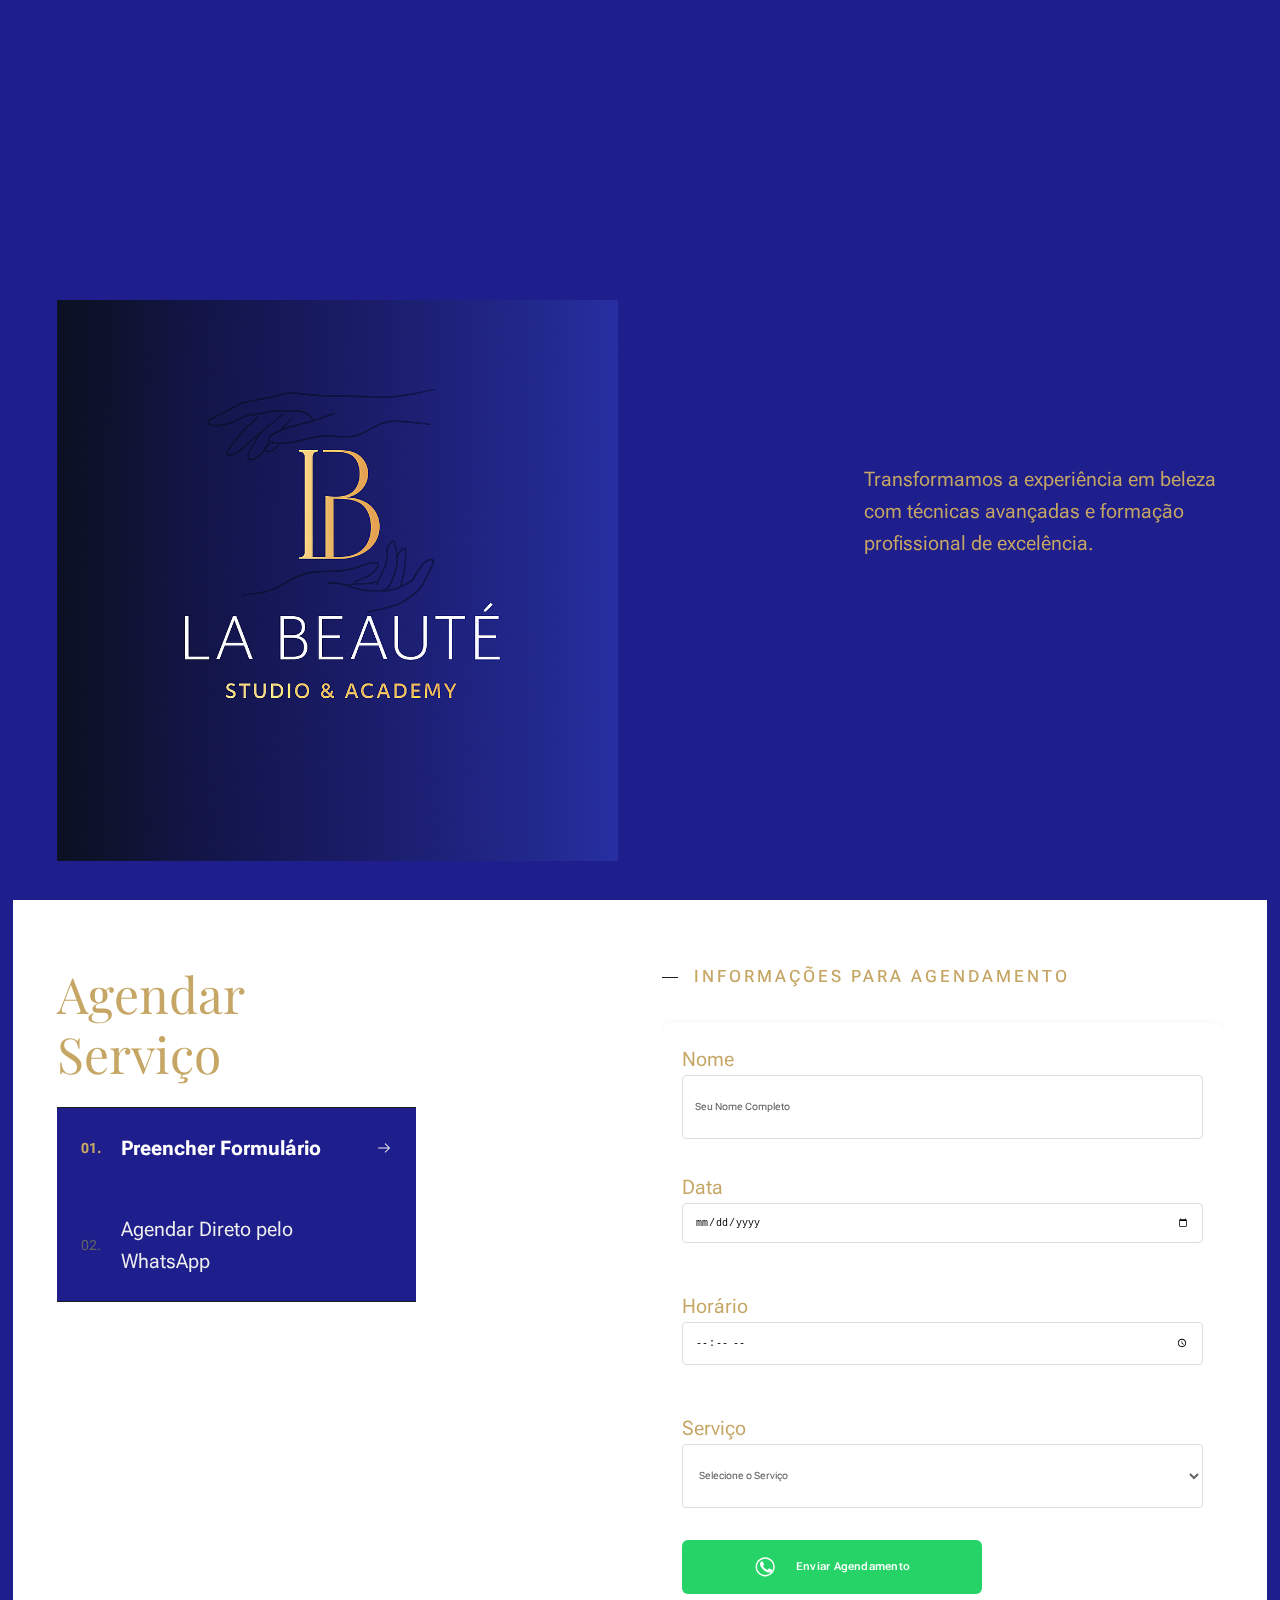
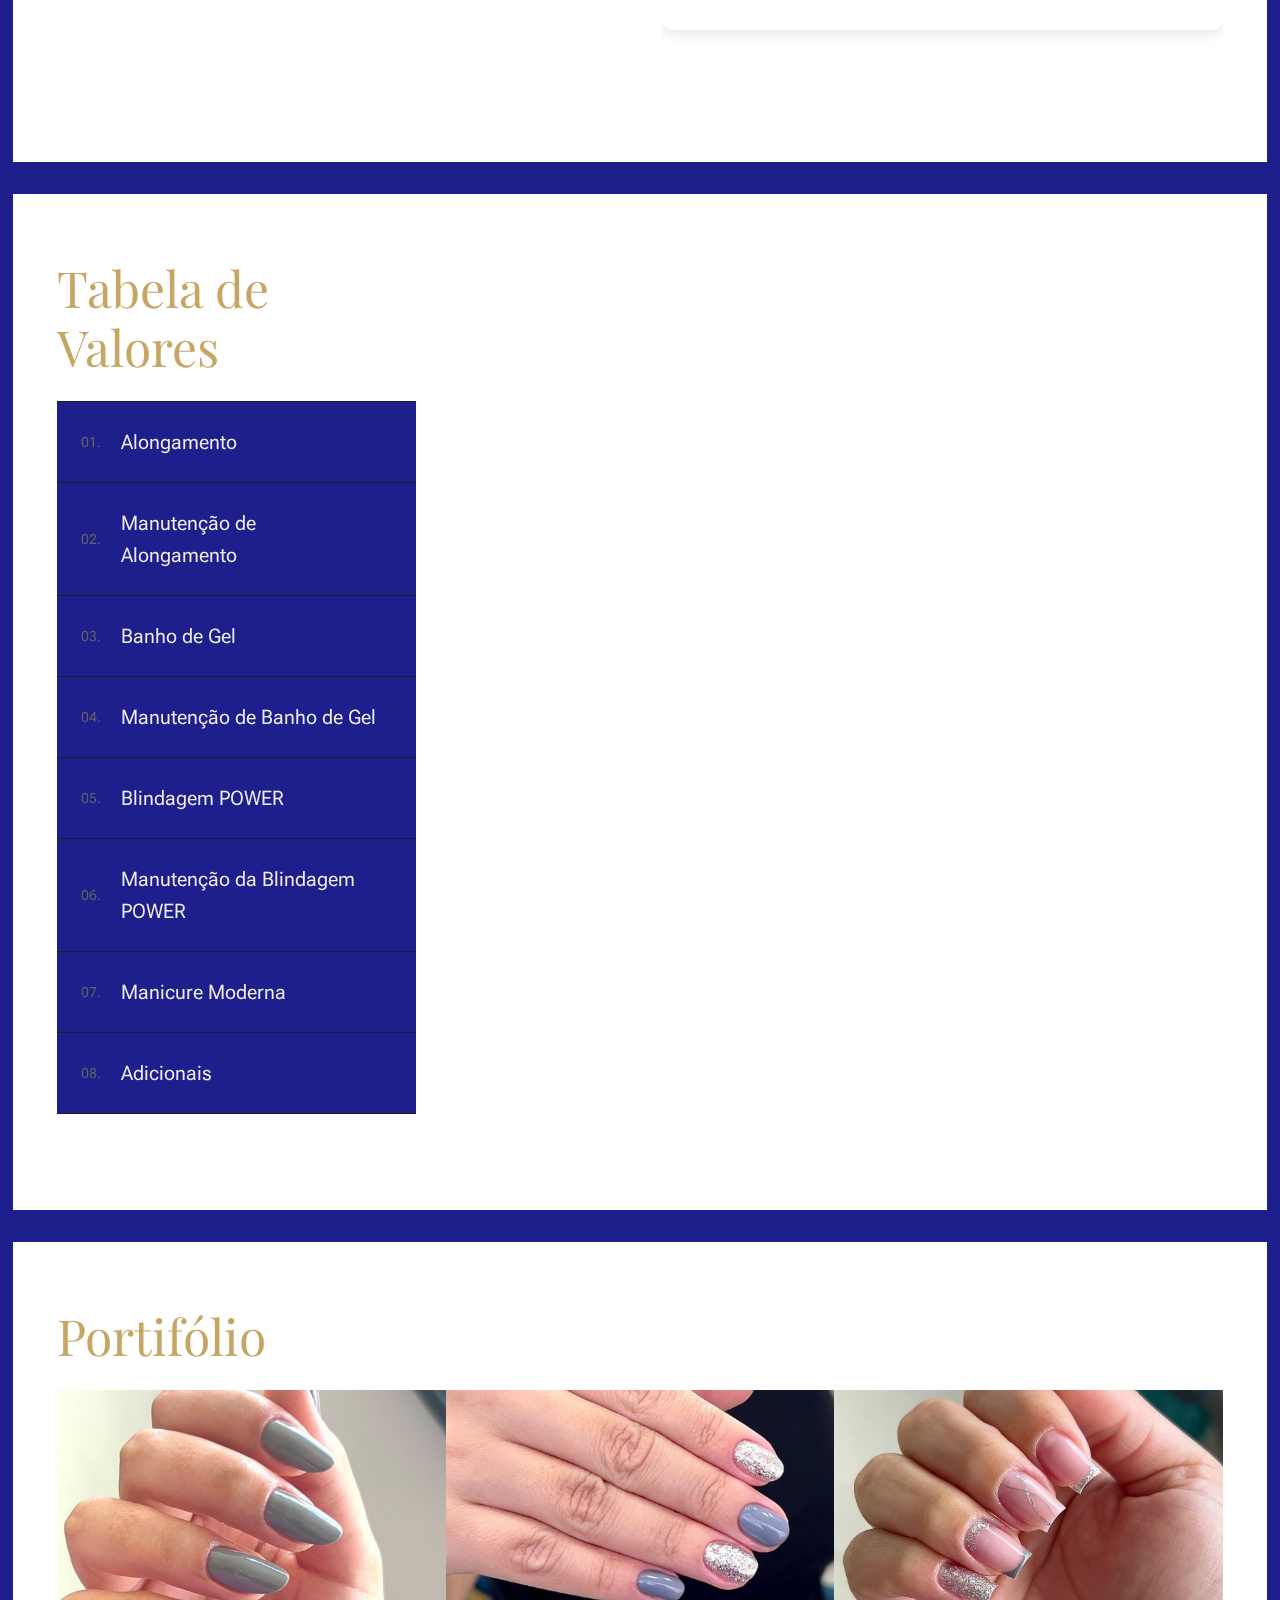
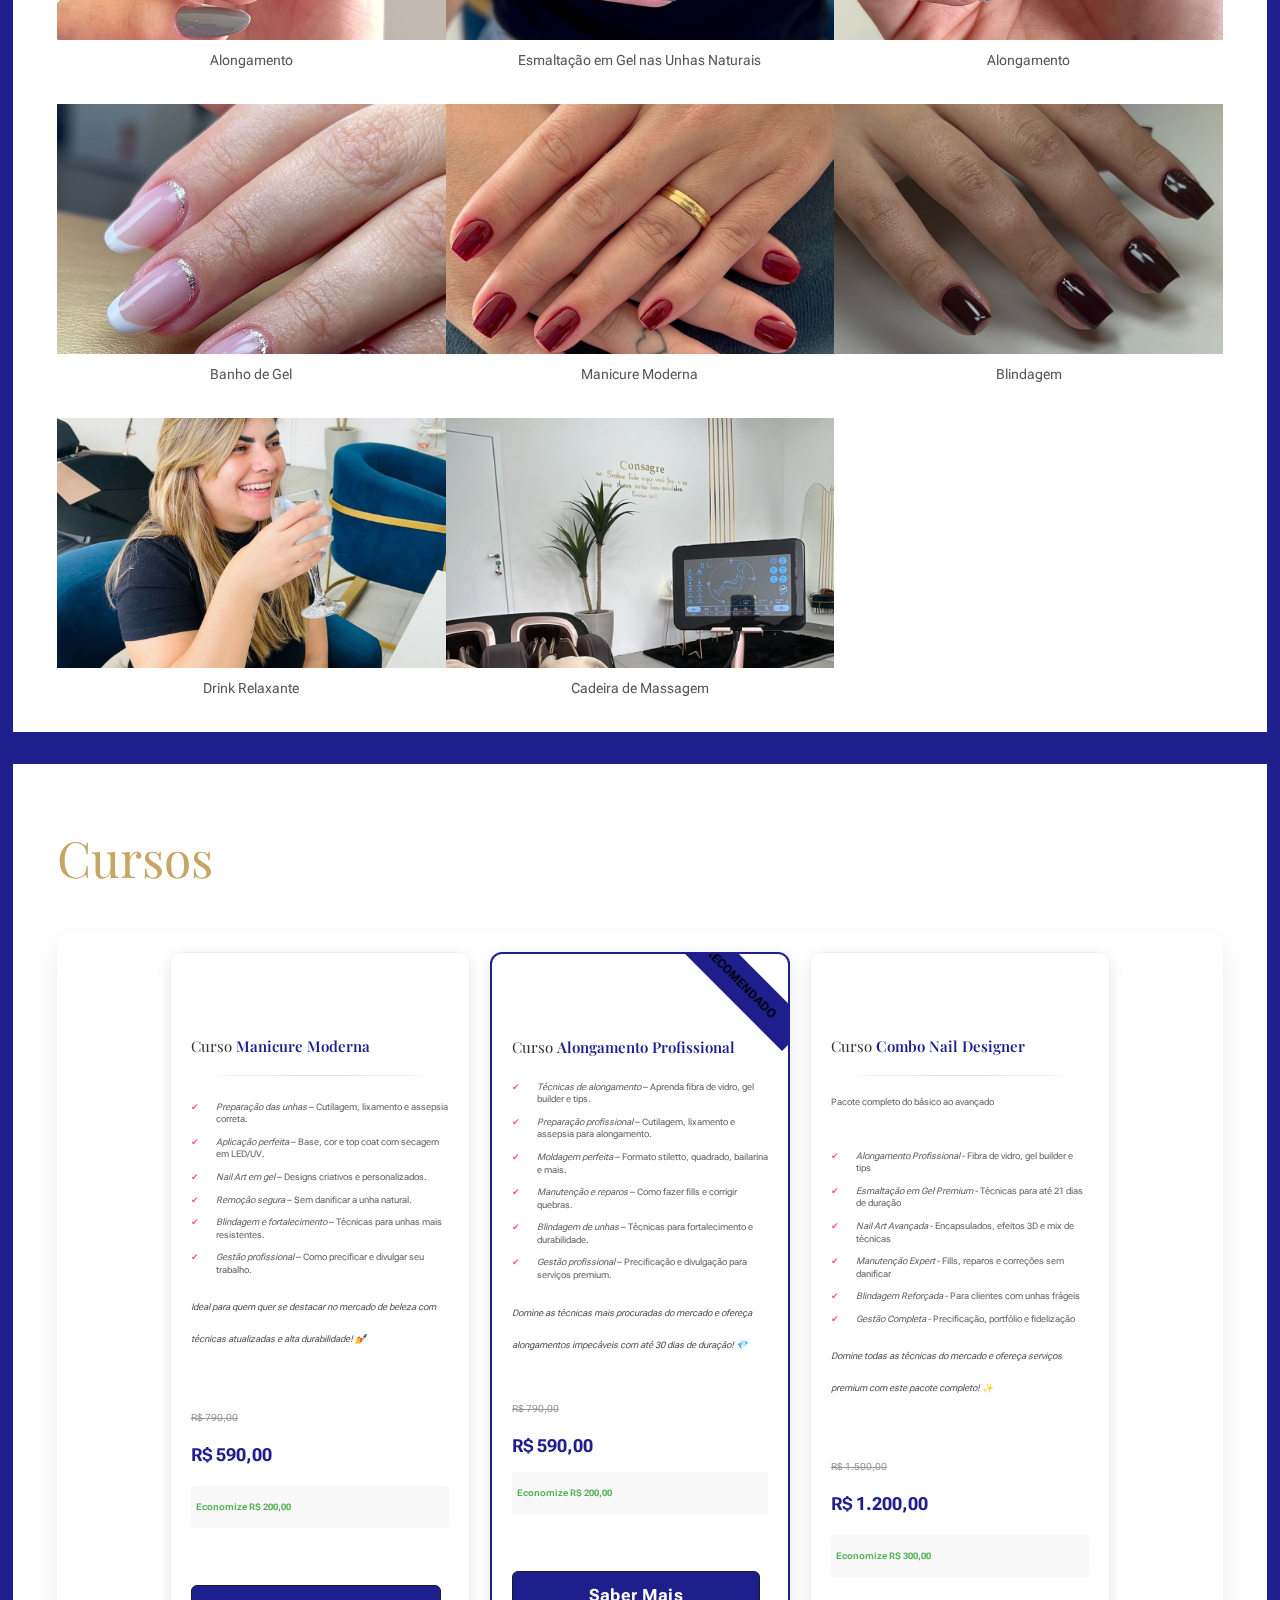
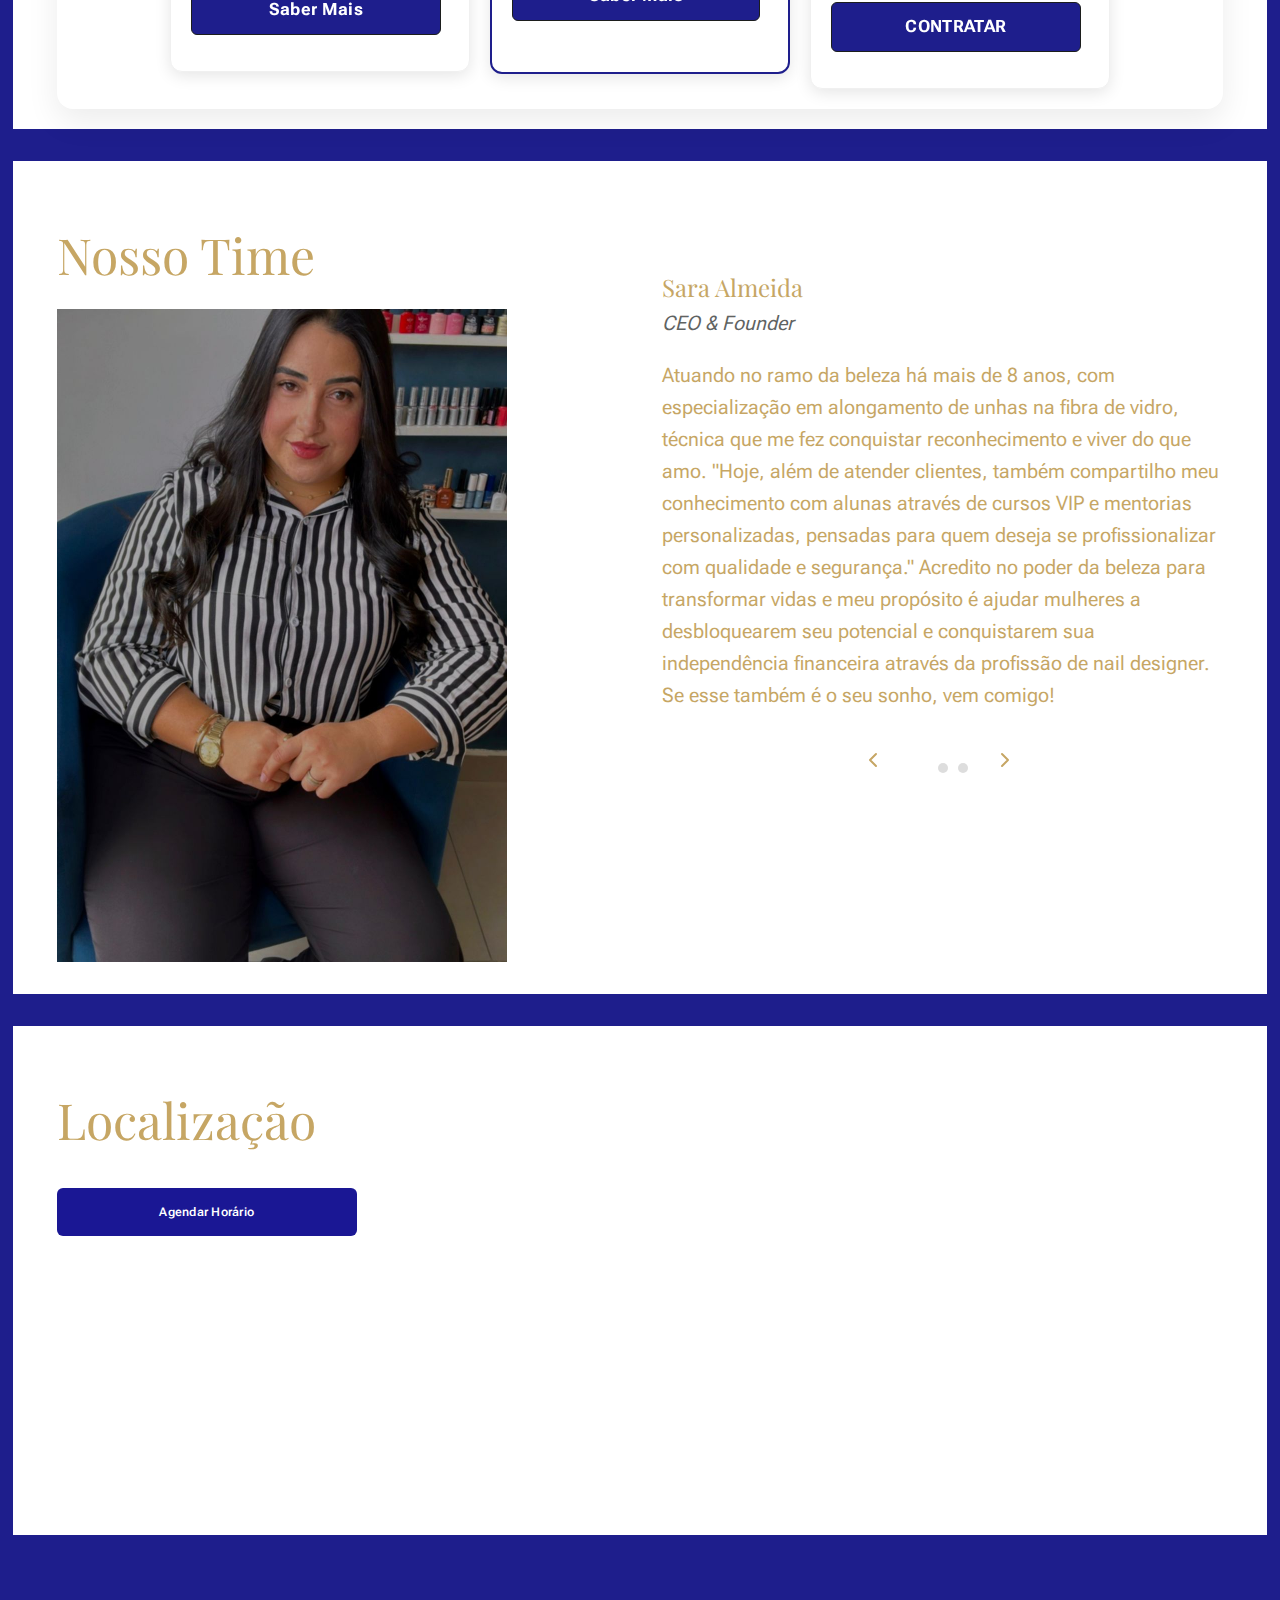
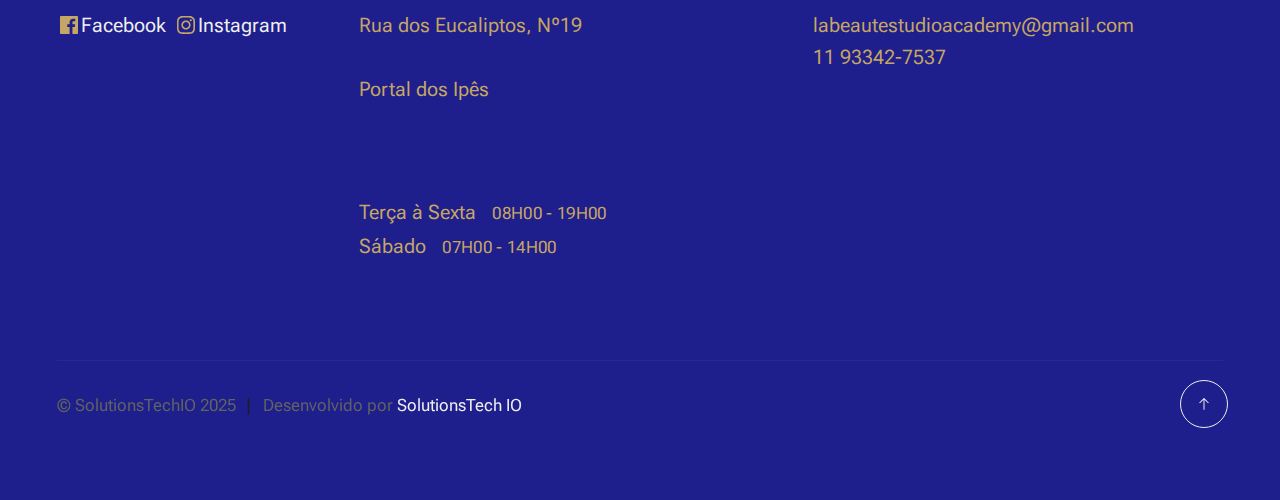
<file: index.html>
<!DOCTYPE html>
<html lang="en" class="no-js">

<head>

    <!--- basic page needs
    ================================================== -->
    <meta charset="utf-8">
    <meta name="viewport" content="width=device-width, initial-scale=1">
    <title>La Beauté Studio & Academy</title>

    <script>
        document.documentElement.classList.remove('no-js');
        document.documentElement.classList.add('js');
    </script>

    <!-- CSS
    ================================================== -->
    <link rel="stylesheet" href="css/vendor.css">
    <link rel="stylesheet" href="css/styles.css">

    <!-- favicons
    ================================================== -->
    <link rel="apple-touch-icon" sizes="180x180" href="apple-touch-icon.png">
    <link rel="icon" type="image/png" sizes="32x32" href="images/favicon-32x32.png">
    <link rel="icon" type="image/png" sizes="16x16" href="images/favicon-16x16.png">
    <link rel="icon" type="image/png" sizes="16x16" href="android-chrome-192x192.png">
    <link rel="icon" type="image/png" sizes="16x16" href="android-chrome-512x2.png">


    <link rel="manifest" href="site.webmanifest">

</head>


<body id="top">

    <!-- preloader
    ================================================== -->
    <div id="preloader">
        <div id="loader" class="dots-fade">
            <div></div>
            <div></div>
            <div></div>
        </div>
    </div>

    <!-- page wrap
    ================================================== -->
    <div id="page" class="s-pagewrap ss-home">


        <!-- # site header 
        ================================================== -->
        <header class="s-header">

            <div class="container s-header__content">

                <div class="s-header__block">
                    <div class="header-logo">
                        <a class="logo" href="index.html">
                            <img src="images/logo.png" alt="Homepage">
                        </a>
                    </div>
                    <a class="header-menu-toggle" href="#0"><span>Menu</span></a>
                </div> <!-- end s-header__block -->

                <nav class="header-nav">
                    <ul class="header-nav__links">
                        <li class="current"><a class="smoothscroll" href="#intro">Início</a></li>
                        <li><a class="smoothscroll" href="#agendar">Agendar</a></li>
                        <li><a class="smoothscroll" href="#menu">Serviços</a></li>
                        <li><a class="smoothscroll" href="#gallery">Portifólio</a></li>
                        <li><a class="smoothscroll" href="#cursos">Cursos</a></li>
                        <li><a class="smoothscroll" href="#about">Sobre Nós</a></li>
                        <li><a class="smoothscroll" href="#localização">Contato</a></li>

                    </ul> <!-- end header-nav__links -->


                </nav> <!-- end header-nav -->

            </div> <!-- end s-header__content -->

        </header> <!-- end s-header -->


        <!-- # intro
        ================================================== -->
        <section id="intro" class="container s-intro target-section">

            <div class="grid-block s-intro__content">

                <div class="intro-header">
                    <div class="intro-header__overline">Bem vinda à</div><br>
                    <figure class="about-pic-secundary">
                        <img src="images/team3.jpeg" srcset="images/logo2.png 1x, images/logo2.png 2x"
                            alt="Juliana Costa">
                    </figure>
                    <h1 class="intro-header__big-type">
                    </h1>
                </div> <!-- end intro-header -->
                <div class="intro-block-content">
                    <div class="intro-block-content__text-wrap">
                        Transformamos a experiência em beleza com técnicas avançadas e formação profissional de
                        excelência.
                        </p>
                    </div> <!-- end intro-block-content__social -->
                </div> <!-- end intro-block-content -->
            </div> <!-- grid-block -->

        </section> <!-- end s-intro -->


        <!-- # about
        ================================================== -->
        <!-- # about
================================================== -->

        <section id="agendar" class="container s-menu target-section">

            <div class="row s-menu__content">

                <div class="column xl-4 lg-5 md-12 s-menu__content-start">

                    <div class="" data-num="">
                        <h2 class="text-display-title">Agendar Serviço</h2>
                    </div>

                    <nav class="tab-nav">
                        <ul class="tab-nav__list">
                            <li class="active">
                                <a href="#tab-agendamento">
                                    <span>Preencher Formulário</span>
                                    <svg clip-rule="evenodd" fill-rule="evenodd" stroke-linejoin="round"
                                        stroke-miterlimit="2" viewBox="0 0 24 24" xmlns="http://www.w3.org/2000/svg">
                                        <path
                                            d="m14.523 18.787s4.501-4.505 6.255-6.26c.146-.146.219-.338.219-.53s-.073-.383-.219-.53c-1.753-1.754-6.255-6.258-6.255-6.258-.144-.145-.334-.217-.524-.217-.193 0-.385.074-.532.221-.293.292-.295.766-.004 1.056l4.978 4.978h-14.692c-.414 0-.75.336-.75.75s.336.75.75.75h14.692l-4.979 4.979c-.289.289-.286.762.006 1.054.148.148.341.222.533.222.19 0 .378-.072.522-.215z"
                                            fill-rule="nonzero" />
                                    </svg>
                                </a>
                            </li>
                            <li>
                                <a href="#tab-whatsapp">
                                    <span>Agendar Direto pelo WhatsApp</span>
                                    <svg clip-rule="evenodd" fill-rule="evenodd" stroke-linejoin="round"
                                        stroke-miterlimit="2" viewBox="0 0 24 24" xmlns="http://www.w3.org/2000/svg">
                                        <path
                                            d="m14.523 18.787s4.501-4.505 6.255-6.26c.146-.146.219-.338.219-.53s-.073-.383-.219-.53c-1.753-1.754-6.255-6.258-6.255-6.258-.144-.145-.334-.217-.524-.217-.193 0-.385.074-.532.221-.293.292-.295.766-.004 1.056l4.978 4.978h-14.692c-.414 0-.75.336-.75.75s.336.75.75.75h14.692l-4.979 4.979c-.289.289-.286.762.006 1.054.148.148.341.222.533.222.19 0 .378-.072.522-.215z"
                                            fill-rule="nonzero" />
                                    </svg>
                                </a>
                            </li>
                        </ul>
                    </nav> <!-- end tab-nav -->

                </div> <!-- end s-menu__content-start -->

                <div class="column xl-6 lg-6 md-12 s-menu__content-end">

                    <div class="tab-content menu-block">

                        <div id="tab-agendamento" class="menu-block__group tab-content__item active">

                            <h6 class="menu-block__cat-name">
                                Informações para Agendamento
                            </h6>

                            <form id="schedule-form" class="schedule-form">
                                <div class="form-group">
                                    Nome
                                    <input type="text" id="client-name" name="name" placeholder="Seu Nome Completo"
                                        required>
                                </div>
                                <div class="form-group">
                                    Data
                                    <input type="date" id="preferred-date" name="date" required>
                                </div>

                                <div class="form-group">
                                    Horário
                                    <input type="time" id="preferred-time" name="time" required>
                                </div>

                                <div class="form-group">
                                    Serviço
                                    <select id="service-type" name="service" required>
                                        <option value="" disabled selected>Selecione o Serviço</option>
                                        <option value="Alongamento">Alongamento</option>
                                        <option value="Manutenção de Alongamento">Manutenção de Alongamento</option>
                                        <option value="Banho de Gel">Banho de Gel</option>
                                        <option value="Manutenção de Banho de Gel">Manutenção de Banho de Gel</option>
                                        <option value="Blindagem">Blindagem</option>
                                        <option value="Manutenção da Blindagem">Manutenção da Blindagem</option>
                                        <option value="Esmaltação em Gel">Esmaltação em Gel</option>
                                        <option value="Outros Serviços">Outros Serviços</option>
                                    </select>
                                </div>

                                <button type="button" id="whatsapp-submit" class="btn btn--primary">
                                    <svg width="24" height="24" viewBox="0 0 24 24"
                                        style="margin-right: 10px; vertical-align: middle;">
                                        <path fill="currentColor"
                                            d="M17.472 14.382c-.297-.149-1.758-.867-2.03-.967-.273-.099-.471-.148-.67.15-.197.297-.767.966-.94 1.164-.173.199-.347.223-.644.075-.297-.15-1.255-.463-2.39-1.475-.883-.788-1.48-1.761-1.653-2.059-.173-.297-.018-.458.13-.606.134-.133.298-.347.446-.52.149-.174.198-.298.298-.497.099-.198.05-.371-.025-.52-.075-.149-.669-1.612-.916-2.207-.242-.579-.487-.5-.669-.51-.173-.008-.371-.01-.57-.01-.198 0-.52.074-.792.372-.272.297-1.04 1.016-1.04 2.479 0 1.462 1.065 2.875 1.213 3.074.149.198 2.096 3.2 5.077 4.487.709.306 1.262.489 1.694.625.712.227 1.36.195 1.871.118.571-.085 1.758-.719 2.006-1.413.248-.694.248-1.289.173-1.413-.074-.124-.272-.198-.57-.347m-6.29-12.21c-5.297 0-9.588 4.312-9.588 9.624 0 5.313 4.291 9.625 9.588 9.625 5.296 0 9.587-4.312 9.587-9.625 0-5.312-4.291-9.624-9.587-9.624zm0 17.77c-4.491 0-8.133-3.656-8.133-8.146 0-4.492 3.642-8.147 8.133-8.147 4.49 0 8.132 3.655 8.132 8.147 0 4.49-3.642 8.145-8.132 8.145z" />
                                    </svg>
                                    Enviar Agendamento
                                </button>
                            </form>

                        </div> <!-- end tab-content__item -->

                        <div id="tab-whatsapp" class="menu-block__group tab-content__item">

                            <h6 class="menu-block__cat-name">
                                Agendamento Direto
                            </h6>

                            <div class="whatsapp-direct">
                                <p>Clique no botão abaixo para conversar diretamente pelo WhatsApp e agendar seu
                                    horário:</p>

                                <a href="https://api.whatsapp.com/message/7FA5BSNMQNOEB1?autoload=1&app_absent=0"
                                    class="btn btn--whatsapp" target="_blank">
                                    <svg width="24" height="24" viewBox="0 0 24 24"
                                        style="margin-right: 10px; vertical-align: middle;">
                                        <path fill="currentColor"
                                            d="M17.472 14.382c-.297-.149-1.758-.867-2.03-.967-.273-.099-.471-.148-.67.15-.197.297-.767.966-.94 1.164-.173.199-.347.223-.644.075-.297-.15-1.255-.463-2.39-1.475-.883-.788-1.48-1.761-1.653-2.059-.173-.297-.018-.458.13-.606.134-.133.298-.347.446-.52.149-.174.198-.298.298-.497.099-.198.05-.371-.025-.52-.075-.149-.669-1.612-.916-2.207-.242-.579-.487-.5-.669-.51-.173-.008-.371-.01-.57-.01-.198 0-.52.074-.792.372-.272.297-1.04 1.016-1.04 2.479 0 1.462 1.065 2.875 1.213 3.074.149.198 2.096 3.2 5.077 4.487.709.306 1.262.489 1.694.625.712.227 1.36.195 1.871.118.571-.085 1.758-.719 2.006-1.413.248-.694.248-1.289.173-1.413-.074-.124-.272-.198-.57-.347m-6.29-12.21c-5.297 0-9.588 4.312-9.588 9.624 0 5.313 4.291 9.625 9.588 9.625 5.296 0 9.587-4.312 9.587-9.625 0-5.312-4.291-9.624-9.587-9.624zm0 17.77c-4.491 0-8.133-3.656-8.133-8.146 0-4.492 3.642-8.147 8.133-8.147 4.49 0 8.132 3.655 8.132 8.147 0 4.49-3.642 8.145-8.132 8.145z" />
                                    </svg>
                                    Abrir WhatsApp
                                </a>
                            </div>

                        </div> <!-- end tab-content__item -->

                    </div> <!-- menu-block -->

                </div> <!-- end s-menu__content-end -->

            </div> <!-- end s-menu__content -->

        </section> <!-- end s-menu -->
        <script>
            document.addEventListener('DOMContentLoaded', function () {
                // WhatsApp Form Submission
                const whatsappBtn = document.getElementById('whatsapp-submit');

                whatsappBtn.addEventListener('click', function () {
                    const name = document.getElementById('client-name').value;
                    const date = document.getElementById('preferred-date').value;
                    const time = document.getElementById('preferred-time').value;
                    const service = document.getElementById('service-type').value;

                    if (!name || !date || !time || !service) {
                        alert('Por favor, preencha todos os campos antes de enviar.');
                        return;
                    }

                    // Format date to dd/mm/yyyy
                    const [year, month, day] = date.split('-');
                    const formattedDate = `${day}/${month}/${year}`;

                    // Montar mensagem (não precisa codificar campo por campo)
                    let message = `*AGENDAMENTO*\n\n👤 *Nome:* ${name}\n📅 *Data:* ${formattedDate}\n⏰ *Horário:* ${time}\n💅 *Serviço:* ${service}\n\nPor favor, confirme a disponibilidade. Obrigada!`;

                    // Codificar toda a mensagem
                    let encodedMessage = encodeURIComponent(message);

                    // Montar link do WhatsApp
                    const whatsappUrl = `https://api.whatsapp.com/send?phone=5511933427537&text=${encodedMessage}`;

                    window.open(whatsappUrl, '_blank');
                });

                // Tab Navigation
                const tabLinks = document.querySelectorAll('.tab-nav__list a');

                tabLinks.forEach(link => {
                    link.addEventListener('click', function (e) {
                        e.preventDefault();

                        // Remove active class from all tabs
                        document.querySelectorAll('.tab-nav__list li').forEach(item => {
                            item.classList.remove('active');
                        });

                        // Add active class to clicked tab
                        this.parentElement.classList.add('active');

                        // Hide all tab content
                        document.querySelectorAll('.tab-content__item').forEach(item => {
                            item.classList.remove('active');
                        });

                        // Show selected tab content
                        const tabId = this.getAttribute('href');
                        document.querySelector(tabId).classList.add('active');
                    });
                });
            });
        </script>
        <style>
            /* WhatsApp Button Styles */
            .btn--whatsapp {
                background: #25D366;
                color: rgb(255, 255, 255);
                display: inline-flex;
                align-items: center;
                padding: 12px 24px;
                border-radius: 4px;
                text-decoration: none;
                font-weight: 500;
                transition: background 0.3s ease;
            }

            .btn--whatsapp:hover {
                background: #128C7E;
                color: white;
            }

            /* Form Styles */
            .schedule-form .form-group {
                margin-bottom: 1.5rem;
            }

            .schedule-form input,
            .schedule-form select {
                width: 100%;
                padding: 12px;
                border: 1px solid #ddd;
                border-radius: 4px;
                font-size: 1rem;
            }

            /* Tab Content */
            .tab-content__item {
                display: none;
                opacity: 0;
                transition: opacity 0.3s ease;
            }

            .tab-content__item.active {
                display: block;
                opacity: 1;
            }

            /* Active Tab Indicator */
            .tab-nav__list li.active a {
                font-weight: bold;
                color: #ffffff;
            }

            .whatsapp-direct {
                text-align: center;
                padding: 2rem 0;
            }

            .whatsapp-direct p {
                margin-bottom: 1.5rem;
                color: #555;
            }
        </style>
        <br>
        <section id="menu" class="container s-menu target-section">

            <div class="row s-menu__content">

                <div class="column xl-4 lg-5 md-12 s-menu__content-start">

                    <div class="" data-num="">
                        <h2 class="text-display-title">Tabela de Valores</h2>
                    </div>

                    <nav class="tab-nav">
                        <ul class="tab-nav__list">
                            <li>
                                <a href="#tab-alongamento">
                                    <span>Alongamento</span>
                                    <svg clip-rule="evenodd" fill-rule="evenodd" stroke-linejoin="round"
                                        stroke-miterlimit="2" viewBox="0 0 24 24" xmlns="http://www.w3.org/2000/svg">
                                        <path
                                            d="m14.523 18.787s4.501-4.505 6.255-6.26c.146-.146.219-.338.219-.53s-.073-.383-.219-.53c-1.753-1.754-6.255-6.258-6.255-6.258-.144-.145-.334-.217-.524-.217-.193 0-.385.074-.532.221-.293.292-.295.766-.004 1.056l4.978 4.978h-14.692c-.414 0-.75.336-.75.75s.336.75.75.75h14.692l-4.979 4.979c-.289.289-.286.762.006 1.054.148.148.341.222.533.222.19 0 .378-.072.522-.215z"
                                            fill-rule="nonzero" />
                                    </svg>
                                </a>
                            </li>
                            <li>
                                <a href="#tab-manutencao-alongamento">
                                    <span>Manutenção de Alongamento</span>
                                    <svg clip-rule="evenodd" fill-rule="evenodd" stroke-linejoin="round"
                                        stroke-miterlimit="2" viewBox="0 0 24 24" xmlns="http://www.w3.org/2000/svg">
                                        <path
                                            d="m14.523 18.787s4.501-4.505 6.255-6.26c.146-.146.219-.338.219-.53s-.073-.383-.219-.53c-1.753-1.754-6.255-6.258-6.255-6.258-.144-.145-.334-.217-.524-.217-.193 0-.385.074-.532.221-.293.292-.295.766-.004 1.056l4.978 4.978h-14.692c-.414 0-.75.336-.75.75s.336.75.75.75h14.692l-4.979 4.979c-.289.289-.286.762.006 1.054.148.148.341.222.533.222.19 0 .378-.072.522-.215z"
                                            fill-rule="nonzero" />
                                    </svg>
                                </a>
                            </li>
                            <li>
                                <a href="#tab-banho-gel">
                                    <span>Banho de Gel</span>
                                    <svg clip-rule="evenodd" fill-rule="evenodd" stroke-linejoin="round"
                                        stroke-miterlimit="2" viewBox="0 0 24 24" xmlns="http://www.w3.org/2000/svg">
                                        <path
                                            d="m14.523 18.787s4.501-4.505 6.255-6.26c.146-.146.219-.338.219-.53s-.073-.383-.219-.53c-1.753-1.754-6.255-6.258-6.255-6.258-.144-.145-.334-.217-.524-.217-.193 0-.385.074-.532.221-.293.292-.295.766-.004 1.056l4.978 4.978h-14.692c-.414 0-.75.336-.75.75s.336.75.75.75h14.692l-4.979 4.979c-.289.289-.286.762.006 1.054.148.148.341.222.533.222.19 0 .378-.072.522-.215z"
                                            fill-rule="nonzero" />
                                    </svg>
                                </a>
                            </li>
                            <li>
                                <a href="#tab-manutencao-banho-gel">
                                    <span>Manutenção de Banho de Gel</span>
                                    <svg clip-rule="evenodd" fill-rule="evenodd" stroke-linejoin="round"
                                        stroke-miterlimit="2" viewBox="0 0 24 24" xmlns="http://www.w3.org/2000/svg">
                                        <path
                                            d="m14.523 18.787s4.501-4.505 6.255-6.26c.146-.146.219-.338.219-.53s-.073-.383-.219-.53c-1.753-1.754-6.255-6.258-6.255-6.258-.144-.145-.334-.217-.524-.217-.193 0-.385.074-.532.221-.293.292-.295.766-.004 1.056l4.978 4.978h-14.692c-.414 0-.75.336-.75.75s.336.75.75.75h14.692l-4.979 4.979c-.289.289-.286.762.006 1.054.148.148.341.222.533.222.19 0 .378-.072.522-.215z"
                                            fill-rule="nonzero" />
                                    </svg>
                                </a>
                            </li>
                            <li>
                                <a href="#tab-blindagem">
                                    <span>Blindagem POWER</span>
                                    <svg clip-rule="evenodd" fill-rule="evenodd" stroke-linejoin="round"
                                        stroke-miterlimit="2" viewBox="0 0 24 24" xmlns="http://www.w3.org/2000/svg">
                                        <path
                                            d="m14.523 18.787s4.501-4.505 6.255-6.26c.146-.146.219-.338.219-.53s-.073-.383-.219-.53c-1.753-1.754-6.255-6.258-6.255-6.258-.144-.145-.334-.217-.524-.217-.193 0-.385.074-.532.221-.293.292-.295.766-.004 1.056l4.978 4.978h-14.692c-.414 0-.75.336-.75.75s.336.75.75.75h14.692l-4.979 4.979c-.289.289-.286.762.006 1.054.148.148.341.222.533.222.19 0 .378-.072.522-.215z"
                                            fill-rule="nonzero" />
                                    </svg>
                                </a>
                            </li>
                            <li>
                                <a href="#tab-manutencao-blindagem">
                                    <span>Manutenção da Blindagem POWER</span>
                                    <svg clip-rule="evenodd" fill-rule="evenodd" stroke-linejoin="round"
                                        stroke-miterlimit="2" viewBox="0 0 24 24" xmlns="http://www.w3.org/2000/svg">
                                        <path
                                            d="m14.523 18.787s4.501-4.505 6.255-6.26c.146-.146.219-.338.219-.53s-.073-.383-.219-.53c-1.753-1.754-6.255-6.258-6.255-6.258-.144-.145-.334-.217-.524-.217-.193 0-.385.074-.532.221-.293.292-.295.766-.004 1.056l4.978 4.978h-14.692c-.414 0-.75.336-.75.75s.336.75.75.75h14.692l-4.979 4.979c-.289.289-.286.762.006 1.054.148.148.341.222.533.222.19 0 .378-.072.522-.215z"
                                            fill-rule="nonzero" />
                                    </svg>
                                </a>
                            </li>
                            <li>
                                <a href="#tab-esmaltacao-gel">
                                    <span>Manicure Moderna</span>
                                    <svg clip-rule="evenodd" fill-rule="evenodd" stroke-linejoin="round"
                                        stroke-miterlimit="2" viewBox="0 0 24 24" xmlns="http://www.w3.org/2000/svg">
                                        <path
                                            d="m14.523 18.787s4.501-4.505 6.255-6.26c.146-.146.219-.338.219-.53s-.073-.383-.219-.53c-1.753-1.754-6.255-6.258-6.255-6.258-.144-.145-.334-.217-.524-.217-.193 0-.385.074-.532.221-.293.292-.295.766-.004 1.056l4.978 4.978h-14.692c-.414 0-.75.336-.75.75s.336.75.75.75h14.692l-4.979 4.979c-.289.289-.286.762.006 1.054.148.148.341.222.533.222.19 0 .378-.072.522-.215z"
                                            fill-rule="nonzero" />
                                    </svg>
                                </a>
                            </li>
                            <li>
                                <a href="#tab-outros-servicos">
                                    <span>Adicionais</span>
                                    <svg clip-rule="evenodd" fill-rule="evenodd" stroke-linejoin="round"
                                        stroke-miterlimit="2" viewBox="0 0 24 24" xmlns="http://www.w3.org/2000/svg">
                                        <path
                                            d="m14.523 18.787s4.501-4.505 6.255-6.26c.146-.146.219-.338.219-.53s-.073-.383-.219-.53c-1.753-1.754-6.255-6.258-6.255-6.258-.144-.145-.334-.217-.524-.217-.193 0-.385.074-.532.221-.293.292-.295.766-.004 1.056l4.978 4.978h-14.692c-.414 0-.75.336-.75.75s.336.75.75.75h14.692l-4.979 4.979c-.289.289-.286.762.006 1.054.148.148.341.222.533.222.19 0 .378-.072.522-.215z"
                                            fill-rule="nonzero" />
                                    </svg>
                                </a>
                            </li>
                        </ul>
                    </nav> <!-- end tab-nav -->

                </div> <!-- end s-menu__content-start -->

                <div class="column xl-6 lg-6 md-12 s-menu__content-end">

                    <div class="tab-content menu-block">

                        <div id="tab-alongamento" class="menu-block__group tab-content__item">
                            <h6 class="menu-block__cat-name">Alongamento</h6>
                            <p>O alongamento de unhas é a solução ideal para quem deseja unhas longas e bem cuidadas
                                imediatamente,
                                especialmente para quem tem unhas quebradiças. Realizado com técnica personalizada em
                                fibra de vidro ou molde F1,
                                o método é adaptado à anatomia das unhas de cada cliente, garantindo um resultado
                                natural, resistente e duradouro.
                                Perfeito para quem quer unhas impecáveis sem esperar o crescimento natural.</p>
                            <ul class="menu-list">
                                <li class="menu-list__item">
                                    <div class="menu-list__item-desc">
                                        <h4>Aplicação natural</h4>
                                        <p>Inclui: Aplicação do alongamento com aspecto natural, pensado pra quem busca
                                            unhas discretas, alinhadas e resistentes. (Sem
                                            cuticula,esmaltação/decoração)</p>
                                    </div>
                                    <div class="menu-list__item-price">
                                        <span>R$</span>160,00
                                    </div>
                                </li>
                                <li class="menu-list__item">
                                    <div class="menu-list__item-desc">
                                        <h4>Aplicação + cuticula e esmaltação em gel simples</h4>
                                        <p>Inlcui: Aplicação do alongamento + remoção de cutículas + esmaltação em gel
                                            simples (sem decoração).</p>
                                    </div>
                                    <div class="menu-list__item-price">
                                        <span>R$</span>200,00
                                    </div>
                                </li>
                                <li class="menu-list__item">
                                    <div class="menu-list__item-desc">
                                        <h4>Aplicação + cuticula e decoração permanente</h4>
                                        <p>Inclui: Aplicação do alongamento + remoção de cutículas + decoração
                                            permanente (durável, não sai com o tempo).</p>
                                    </div>
                                    <div class="menu-list__item-price">
                                        <span>R$</span>220.00
                                    </div>
                                </li>
                            </ul>
                        </div> <!-- end tab-alongamento -->

                        <div id="tab-manutencao-alongamento" class="menu-block__group tab-content__item">
                            <h6 class="menu-block__cat-name">Manutenção do Alongamento</h6>
                            <ul class="menu-list">
                                <li class="menu-list__item">
                                    <div class="menu-list__item-desc">
                                        <h4>Manutenção natural</h4>
                                    </div>
                                    <div class="menu-list__item-price">
                                        <span>R$</span>110,00
                                    </div>
                                </li>
                                <li class="menu-list__item">
                                    <div class="menu-list__item-desc">
                                        <h4>Manutenção + cuticula e esmaltação em gel simples</h4>
                                    </div>
                                    <div class="menu-list__item-price">
                                        <span>R$</span>150,00
                                    </div>
                                </li>
                                <li class="menu-list__item">
                                    <div class="menu-list__item-desc">
                                        <h4>Manutenção + cuticula e decoração permanente</h4>
                                    </div>
                                    <div class="menu-list__item-price">
                                        <span>R$</span>170,00
                                    </div>
                                </li>
                            </ul>
                        </div> <!-- end tab-manutencao-alongamento -->

                        <div id="tab-banho-gel" class="menu-block__group tab-content__item">
                            <h6 class="menu-block__cat-name">Banho de Gel</h6>
                            <p>O banho de gel é perfeito para quem deseja unhas naturais bonitas, fortes e bem cuidadas.
                                Ele protege as unhas, evitando quebras e descamações,
                                enquanto mantém um visual elegante e impecável por semanas. Se suas unhas já têm um bom
                                comprimento, esse procedimento ajuda a preservá-lo,
                                deixando-as resistentes e com um brilho intenso. O resultado são unhas saudáveis, com um
                                acabamento sofisticado e duradouro, ideal para quem busca praticidade sem abrir mão da
                                beleza.</p>
                            <ul class="menu-list">
                                <li class="menu-list__item">
                                    <div class="menu-list__item-desc">
                                        <h4>Aplicação natural</h4>
                                    </div>
                                    <div class="menu-list__item-price">
                                        <span>R$</span>150,00
                                    </div>
                                </li>
                                <li class="menu-list__item">
                                    <div class="menu-list__item-desc">
                                        <h4>Aplicação + cuticula e esmaltação em gel simples</h4>
                                    </div>
                                    <div class="menu-list__item-price">
                                        <span>R$</span>190,00
                                    </div>
                                </li>
                                <li class="menu-list__item">
                                    <div class="menu-list__item-desc">
                                        <h4>Aplicação + cuticula e decoração permanente</h4>
                                    </div>
                                    <div class="menu-list__item-price">
                                        <span>R$</span>210,00
                                    </div>
                                </li>
                            </ul>
                        </div> <!-- end tab-banho-gel -->

                        <div id="tab-manutencao-banho-gel" class="menu-block__group tab-content__item">
                            <h6 class="menu-block__cat-name">Manutenção do Banho de Gel</h6>
                            <ul class="menu-list">
                                <li class="menu-list__item">
                                    <div class="menu-list__item-desc">
                                        <h4>Manutenção natural</h4>
                                    </div>
                                    <div class="menu-list__item-price">
                                        <span>R$</span>110,00
                                    </div>
                                </li>
                                <li class="menu-list__item">
                                    <div class="menu-list__item-desc">
                                        <h4>Manutenção + cuticula e esmaltação em gel simples</h4>
                                    </div>
                                    <div class="menu-list__item-price">
                                        <span>R$</span>150,00
                                    </div>
                                </li>
                                <li class="menu-list__item">
                                    <div class="menu-list__item-desc">
                                        <h4>Manutenção + cuticula e decoração permanente</h4>
                                    </div>
                                    <div class="menu-list__item-price">
                                        <span>R$</span>170,00
                                    </div>
                                </li>
                            </ul>
                        </div> <!-- end tab-manutencao-banho-gel -->

                        <div id="tab-blindagem" class="menu-block__group tab-content__item">
                            <h6 class="menu-block__cat-name">Blindagem POWER</h6>
                            <p>A blindagem é ideal para unhas curtas, pois fortalece e protege sem adicionar volume.
                                Diferente do alongamento, ela reforça a lâmina natural, evitando quebras e ajudando no
                                crescimento, enquanto mantém um visual discreto e bem cuidado.
                                Perfeita para quem busca unhas resistentes e naturais!</p>
                            <ul class="menu-list">
                                <li class="menu-list__item">
                                    <div class="menu-list__item-desc">
                                        <h4>Blindagem Power</h4>
                                    </div>
                                    <div class="menu-list__item-price">
                                        <span>R$</span>130,00
                                    </div>
                                </li>
                                <li class="menu-list__item">
                                    <div class="menu-list__item-desc">
                                        <h4>Blindagem P. + Cuticula e esmaltação em gel</h4>
                                    </div>
                                    <div class="menu-list__item-price">
                                        <span>R$</span>160,00
                                    </div>
                                </li>
                                <li class="menu-list__item">
                                    <div class="menu-list__item-desc">
                                        <h4>Blindagem P. + cuticula e decoração permanente</h4>
                                    </div>
                                    <div class="menu-list__item-price">
                                        <span>R$</span>180,00
                                    </div>
                                </li>
                            </ul>
                        </div> <!-- end tab-blindagem -->

                        <div id="tab-manutencao-blindagem" class="menu-block__group tab-content__item">
                            <h6 class="menu-block__cat-name">Manutenção da Blindagem</h6>
                            <ul class="menu-list">
                                <li class="menu-list__item">
                                    <div class="menu-list__item-desc">
                                        <h4>Manutenção Natural</h4>
                                    </div>
                                    <div class="menu-list__item-price">
                                        <span>R$</span>100,00
                                    </div>
                                </li>
                                <li class="menu-list__item">
                                    <div class="menu-list__item-desc">
                                        <h4>Manutenção + cuticula e esmaltação em gel simples</h4>
                                    </div>
                                    <div class="menu-list__item-price">
                                        <span>R$</span>140,00
                                    </div>
                                </li>
                                <li class="menu-list__item">
                                    <div class="menu-list__item-desc">
                                        <h4>Manutenção + cuticula e decoração permanente</h4>
                                    </div>
                                    <div class="menu-list__item-price">
                                        <span>R$</span>160,00
                                    </div>
                                </li>
                            </ul>
                        </div> <!-- end tab-manutencao-blindagem -->

                        <div id="tab-esmaltacao-gel" class="menu-block__group tab-content__item">
                            <h6 class="menu-block__cat-name">Manicure Moderna</h6>
                            <p>A Manicure Moderna é a esmaltação em gel que oferece um brilho intenso e único, com
                                secagem imediata que garante praticidade e sem risco de borrar. Seu visual fica
                                impecável,
                                mantendo um acabamento perfeito por até 3 semanas.</p>
                            <ul class="menu-list">
                                <li class="menu-list__item">
                                    <div class="menu-list__item-desc">
                                        <h4>Manicure Moderna Simples</h4>
                                        <p>Inclui: Remoção da cuticula, preparação + aplicação do gel base e esmaltação
                                            em gel simples </p>
                                    </div>
                                    <div class="menu-list__item-price">
                                        <span>R$</span>80,00
                                    </div>
                                </li>
                                <li class="menu-list__item">
                                    <div class="menu-list__item-desc">
                                        <h4>Manicure Moderna Decorada</h4>
                                        <p>Inclui: Remoção da cuticula, preparação + aplicação do gel base e esmaltação
                                            em gel com decoração</p>
                                    </div>
                                    <div class="menu-list__item-price">
                                        <span>R$</span>100,00
                                    </div>
                                </li>
                                <li class="menu-list__item">
                                    <div class="menu-list__item-desc">
                                        <h4>Pedicure Moderno</h4>
                                        <p>Inclui: Remoção da cuticula, preparação + aplicação do gel base e esmaltação
                                            em gel</p>
                                    </div>
                                    <div class="menu-list__item-price">
                                        <span>R$</span>80,00
                                    </div>
                                </li>

                                <li class="menu-list__item">
                                    <div class="menu-list__item-desc">
                                        <h4>Manicure + Pedicure Moderno - Simples</h4>
                                        <p></p>
                                    </div>
                                    <div class="menu-list__item-price">
                                        <span>R$</span>160,00
                                    </div>
                                </li>
                                <li class="menu-list__item">
                                    <div class="menu-list__item-desc">
                                        <h4>Manicure + Pedicure Moderno - Decorado</h4>
                                        <p></p>
                                    </div>
                                    <div class="menu-list__item-price">
                                        <span>R$</span>180,00
                                    </div>
                                </li>
                            </ul>
                        </div> <!-- end tab-esmaltacao-gel -->

                        <div id="tab-outros-servicos" class="menu-block__group tab-content__item">
                            <h6 class="menu-block__cat-name">VALORES E SERVIÇOS</h6>
                            <ul class="menu-list">
                                <li class="menu-list__item">
                                    <div class="menu-list__item-desc">
                                        <h4>Aplicação de pedrarias</h4>
                                    </div>
                                    <div class="menu-list__item-price">
                                        <span>R$</span>10,00
                                    </div>
                                </li>
                                <li class="menu-list__item">
                                    <div class="menu-list__item-desc">
                                        <h4>Decoração Encapsulada - O Par</h4>
                                        <p>Falar sobre</p>
                                    </div>
                                    <div class="menu-list__item-price">
                                        <span>R$</span>25,00
                                    </div>
                                </li>
                                <li class="menu-list__item">
                                    <div class="menu-list__item-desc">
                                        <h4>Decoração Encapsulada - Todas as unhas</h4>
                                        <p>Falar </p>
                                    </div>
                                    <div class="menu-list__item-price">
                                        <span>R$</span>50,00
                                    </div>
                                </li>
                                <li class="menu-list__item">
                                    <div class="menu-list__item-desc">
                                        <h4>Pó Cromado</h4>
                                    </div>
                                    <div class="menu-list__item-price">
                                        <span>R$</span>15,00
                                    </div>
                                </li>
                                <li class="menu-list__item">
                                    <div class="menu-list__item-desc">
                                        <h4>Reposição de unha individual - Na Manutenção</h4>
                                    </div>
                                    <div class="menu-list__item-price">
                                        <span>R$</span>10,00
                                    </div>
                                </li>
                                <li class="menu-list__item">
                                    <div class="menu-list__item-desc">
                                        <h4>Reposição de unha individual - Fora da Manutenção</h4>
                                    </div>
                                    <div class="menu-list__item-price">
                                        <span>R$</span>15,00
                                    </div>
                                </li>
                                <li class="menu-list__item">
                                    <div class="menu-list__item-desc">
                                        <h4>Remoção</h4>
                                        <p>remoçao segura, inclui cuticulagem + base </p>
                                    </div>
                                    <div class="menu-list__item-price">
                                        <span>R$</span>60,00
                                    </div>
                                </li>
                                <li class="menu-list__item">
                                    <div class="menu-list__item-desc">
                                        <h4>Remoção para nova Aplicação</h4>
                                    </div>
                                    <div class="menu-list__item-price">
                                        <span>R$</span>30,00
                                    </div>
                                </li>
                                <li class="menu-list__item">
                                    <div class="menu-list__item-desc">
                                        <h4>Realizamos Manutenção de outra profissional mediante avaliação</h4>
                                    </div>
                                    <div class="menu-list__item-price"></div>
                                </li>
                                <li class="menu-list__item">
                                    <div class="menu-list__item-desc">
                                        <h4>Valores sujeito á alteração aos domingos e feriados (adicional de 30%)</h4>
                                    </div>
                                    <div class="menu-list__item-price"></div>
                                </li>
                            </ul>
                        </div> <!-- end tab-outros-servicos -->

                    </div> <!-- menu-block -->

                </div> <!-- end s-menu__content-end -->

            </div> <!-- end s-menu__content -->

        </section> <!-- end s-menu -->
        <!-- JavaScript para controle das abas -->
        <script>
            document.addEventListener('DOMContentLoaded', function () {
                // Esconde todas as abas exceto a primeira
                const tabs = document.querySelectorAll('.tab-content__item');
                tabs.forEach((tab, index) => {
                    if (index !== 0) {
                        tab.style.display = 'none';
                    }
                });

                // Adiciona evento de clique para cada link do menu
                document.querySelectorAll('.tab-nav a').forEach(link => {
                    link.addEventListener('click', function (e) {
                        e.preventDefault();

                        // Esconde todas as abas
                        tabs.forEach(tab => {
                            tab.style.display = 'none';
                        });

                        // Mostra apenas a aba correspondente
                        const targetId = this.getAttribute('href');
                        document.querySelector(targetId).style.display = 'block';
                    });
                });
            });
        </script>
        <br>

        <section id="gallery" class="container s-gallery target-section">
            <div class="row s-gallery__header">
                <div class="column xl-12 section-header-wrap">
                    <div class="" data-num="">
                        <h2 class="text-display-title">Portifólio</h2>
                    </div>
                </div>
            </div>

            <div class="gallery-items grid-cols grid-cols--wrap">

                <div class="gallery-items__item grid-cols__column">
                    <figure>
                        <a href="images/gallery/gallery-01.jpeg" class="gallery-items__item-thumb glightbox sem-clique">
                            <img src="images/gallery/gallery-01.jpeg"
                                srcset="images/gallery/gallery-01.jpeg 1x, images/gallery/gallery-01.jpeg@2x.jpeg 2x"
                                alt="">
                        </a>
                        <figcaption class="gallery-caption">Alongamento</figcaption>
                    </figure>
                </div>

                <div class="gallery-items__item grid-cols__column">
                    <figure>
                        <a href="images/gallery/large/l-gallery-02.jpeg"
                            class="gallery-items__item-thumb glightbox sem-clique">
                            <img src="images/gallery/gallery-02.jpeg"
                                srcset="images/gallery/gallery-02.jpeg 1x, images/gallery/gallery-02@2x.jpeg 2x" alt="">
                        </a>
                        <figcaption class="gallery-caption">Esmaltação em Gel nas Unhas Naturais</figcaption>
                    </figure>
                </div>

                <div class="gallery-items__item grid-cols__column">
                    <figure>
                        <a href="images/gallery/large/l-gallery-03.jpeg"
                            class="gallery-items__item-thumb glightbox sem-clique">
                            <img src="images/gallery/gallery-03.jpeg"
                                srcset="images/gallery/gallery-03.jpeg 1x, images/gallery/gallery-03@2x.jpeg 2x" alt="">
                        </a>
                        <figcaption class="gallery-caption">Alongamento</figcaption>
                    </figure>
                </div>

                <div class="gallery-items__item grid-cols__column">
                    <figure>
                        <a href="images/gallery/large/l-gallery-04.jpeg"
                            class="gallery-items__item-thumb glightbox sem-clique">
                            <img src="images/gallery/gallery-04.jpeg"
                                srcset="images/gallery/gallery-04.jpeg 1x, images/gallery/gallery-04@2x.jpeg 2x" alt="">
                        </a>
                        <figcaption class="gallery-caption">Banho de Gel</figcaption>
                    </figure>
                </div>

                <div class="gallery-items__item grid-cols__column">
                    <figure>
                        <a href="images/gallery/large/l-gallery-05.jpeg"
                            class="gallery-items__item-thumb glightbox sem-clique">
                            <img src="images/gallery/gallery-05.jpeg"
                                srcset="images/gallery/gallery-05.jpeg 1x, images/gallery/gallery-05@2x.jpeg 2x" alt="">
                        </a>
                        <figcaption class="gallery-caption">Manicure Moderna</figcaption>
                    </figure>
                </div>

                <div class="gallery-items__item grid-cols__column">
                    <figure>
                        <a href="images/gallery/large/l-gallery-06.jpeg"
                            class="gallery-items__item-thumb glightbox sem-clique">
                            <img src="images/gallery/gallery-06.jpeg"
                                srcset="images/gallery/gallery-06.jpeg 1x, images/gallery/gallery-06@2x.jpeg 2x" alt="">
                        </a>
                        <figcaption class="gallery-caption">Blindagem</figcaption>
                    </figure>
                </div>

                <div class="gallery-items__item grid-cols__column">
                    <figure>
                        <a href="images/gallery/large/l-gallery-07.jpeg"
                            class="gallery-items__item-thumb glightbox sem-clique">
                            <img src="images/gallery/gallery-07.jpg"
                                srcset="images/gallery/gallery-07.jpeg 1x, images/gallery/gallery-07@2x.jpeg 2x" alt="">
                        </a>
                        <figcaption class="gallery-caption">Drink Relaxante</figcaption>
                    </figure>
                </div>

                <div class="gallery-items__item grid-cols__column">
                    <figure>
                        <a href="images/gallery/large/l-gallery-08.jpeg"
                            class="gallery-items__item-thumb glightbox sem-clique">
                            <img src="images/gallery/gallery-08.jpeg"
                                srcset="images/gallery/gallery-08.jpeg 1x, images/gallery/gallery-08@2x.jpeg 2x" alt="">
                        </a>
                        <figcaption class="gallery-caption">Cadeira de Massagem</figcaption>
                    </figure>
                </div>

            </div> <!-- end gallery-items -->
        </section> <!-- end s-gallery -->

        <!-- # testimonials
        ================================================== -->
        <style>
            .caixa-externa {
                background: #fff;
                padding: 2rem;
                margin: 2rem auto;
                border-radius: 16px;
                box-shadow: 0 12px 32px rgba(0, 0, 0, 0.08);
                max-width: 1200px;
            }

            .plano_container {
                display: flex;
                gap: 2rem;
                justify-content: center;
                flex-wrap: wrap;
            }

            .plano_card {
                display: flex;
                flex-direction: column;
                justify-content: space-between;
                height: 100%;
            }

            .plano_card:hover {
                transform: translateY(-5px);
                box-shadow: 0 8px 24px rgba(0, 0, 0, 0.15);
            }

            .plano_card.recomendado {
                border: 2px solid #1E1E8C;
                position: relative;
                overflow: hidden;
            }

            .plano_card.recomendado::before {
                content: "RECOMENDADO";
                position: absolute;
                top: 10px;
                right: -30px;
                background: #1E1E8C;
                color: black;
                padding: 3px 30px;
                font-size: 12px;
                font-weight: bold;
                transform: rotate(45deg);
            }

            .plano_card h3 {
                font-size: 1.5rem;
                margin-bottom: 1rem;
                color: #333;
            }

            .plano_card h3 strong {
                color: #1E1E8C;
            }

            .plano_card hr {
                border: none;
                height: 1px;
                background: linear-gradient(to right, transparent, #ddd, transparent);
                margin: 1rem 0;
            }

            .descricao {
                color: #666;
                margin-bottom: 1.5rem;
                font-size: 0.9rem;
                min-height: 40px;
            }

            .preco-original {
                text-decoration: line-through;
                color: #999;
                font-size: 1rem;
            }

            .preco {
                font-size: 1.8rem;
                font-weight: bold;
                color: #1E1E8C;
                margin: 0.5rem 0;
            }

            .economia {
                background: #f8f8f8;
                color: #4CAF50;
                padding: 0.5rem;
                border-radius: 4px;
                font-weight: bold;
                font-size: 0.9rem;
                margin: 1rem 0;
            }

            .btn {
                display: block;
                background: #1E1E8C;
                color: white;
                text-align: center;
                padding: 12px;
                border-radius: 6px;
                text-decoration: none;
                font-weight: bold;
                transition: background 0.3s ease;
                margin-top: 1.5rem;
            }

            .btn:hover {
                background: #8e24aa;
            }
        </style>

        <style>
            .caixa-externa {
                background: #fff;
                padding: 2rem;
                margin: 2rem auto;
                border-radius: 16px;
                box-shadow: 0 12px 32px rgba(0, 0, 0, 0.08);
                max-width: 1200px;
            }

            .plano_container {
                display: flex;
                gap: 2rem;
                justify-content: center;
                flex-wrap: wrap;
            }

            .plano_card {
                background: white;
                border-radius: 12px;
                padding: 2rem;
                width: 300px;
                box-shadow: 0 4px 16px rgba(0, 0, 0, 0.1);
                transition: transform 0.3s ease, box-shadow 0.3s ease;
                position: relative;
                border: 1px solid #f0f0f0;
            }

                {
                .plano_card .btn {
                    margin-top: auto;
                }

                .plano_card:hover {
                    transform: translateY(-5px);
                    box-shadow: 0 8px 24px rgba(0, 0, 0, 0.15);
                }

                .plano_card.recomendado {
                    border: 2px solid #1E1E8C;
                    position: relative;
                    overflow: hidden;
                }

                .plano_card.recomendado::before {
                    content: "RECOMENDADO";
                    position: absolute;
                    top: 10px;
                    right: -30px;
                    background: #FFD700;
                    color: black;
                    padding: 3px 30px;
                    font-size: 12px;
                    font-weight: bold;
                    transform: rotate(45deg);
                }

                .plano_card h3 {
                    font-size: 1.5rem;
                    margin-bottom: 1rem;
                    color: #333;
                }

                .plano_card h3 strong {
                    color: #1E1E8C;
                }

                .plano_card hr {
                    border: none;
                    height: 1px;
                    background: linear-gradient(to right, transparent, #ddd, transparent);
                    margin: 1rem 0;
                }

                .descricao {
                    color: #666;
                    margin-bottom: 1.5rem;
                    font-size: 0.9rem;
                    min-height: 40px;
                }

                .preco-original {
                    text-decoration: line-through;
                    color: #999;
                    font-size: 1rem;
                }

                .preco {
                    font-size: 1.8rem;
                    font-weight: bold;
                    color: #1E1E8C;
                    margin: 0.5rem 0;
                }

                .economia {
                    background: #f8f8f8;
                    color: #4CAF50;
                    padding: 0.5rem;
                    border-radius: 4px;
                    font-weight: bold;
                    font-size: 0.9rem;
                    margin: 1rem 0;
                }

                .btn {
                    display: block;
                    background: #1E1E8C;
                    color: white;
                    text-align: center;
                    padding: 12px;
                    border-radius: 6px;
                    text-decoration: none;
                    font-weight: bold;
                    transition: background 0.3s ease;
                    margin-top: 1.5rem;
                }

                .btn:hover {
                    background: #8e24aa;
                }

                .plano_detalhes {
                    margin-top: 3rem;
                    width: 100%;
                }

                details {
                    margin-bottom: 1.5rem;
                    border-radius: 8px;
                    overflow: hidden;
                    box-shadow: 0 2px 8px rgba(0, 0, 0, 0.1);
                }

                details[open] {
                    border: 1px solid #e0e0e0;
                }

                summary {
                    padding: 1rem;
                    background: #f9f9f9;
                    cursor: pointer;
                    font-weight: bold;
                    color: #1E1E8C;
                    list-style: none;
                }

                summary:hover {
                    background: #f0f0f0;
                }

                table {
                    width: 100%;
                    border-collapse: collapse;
                }

                th,
                td {
                    padding: 12px 15px;
                    text-align: left;
                    border-bottom: 1px solid #eee;
                }

                th {
                    background-color: #f5f5f5;
                    font-weight: 600;
                }

                .secao th {
                    background-color: #1E1E8C;
                    color: white;
                }

                .check {
                    color: #4CAF50;
                    font-weight: bold;
                }

                .x {
                    color: #f44336;
                    font-weight: bold;
                }

                tr:nth-child(even) {
                    background-color: #f9f9f9;
                }

                tr:hover {
                    background-color: #f0f0f0;
                }
        </style><br>

        <section id="cursos" class="container s-gallery target-section">
            <div class="row s-gallery__header">
                <div class="column xl-12 section-header-wrap">
                    <div class="" data-num="">
                        <h2 class="text-display-title">Cursos</h2>
                    </div>
                </div>
            </div>
            <div class="caixa-externa">
                <div class="plano_container">

                    <!-- Curso 1 -->
                    <div class="plano_card">
                        <h3>Curso <strong>Manicure Moderna</strong></h3>
                        <hr>
                        <div class="descricao">
                            <ul class="lista-beneficios">
                                <li><i>Preparação das unhas</i> – Cutilagem, lixamento e assepsia correta.</li>
                                <li><i>Aplicação perfeita</i> – Base, cor e top coat com secagem em LED/UV.</li>
                                <li><i>Nail Art em gel</i> – Designs criativos e personalizados.</li>
                                <li><i>Remoção segura</i> – Sem danificar a unha natural.</li>
                                <li><i>Blindagem e fortalecimento</i> – Técnicas para unhas mais resistentes.</li>
                                <li><i>Gestão profissional</i> – Como precificar e divulgar seu trabalho.</li>
                            </ul>
                            <p class="destaque">Ideal para quem quer se destacar no mercado de beleza com técnicas
                                atualizadas e alta durabilidade! 💅</p>
                        </div>
                        <div class="preco-original">R$ 790,00</div>
                        <div class="preco">R$ 590,00</div>
                        <div class="economia">Economize R$ 200,00</div>
                        <br>
                        <a href="CursoManicureModerna.html" class="btn">Saber Mais</a>
                    </div>

                    <!-- Curso 2 (Destaque) -->
                    <div class="plano_card recomendado">
                        <h3>Curso <strong>Alongamento Profissional</strong></h3>
                        <div class="descricao">
                            <ul class="lista-beneficios">
                                <li><i>Técnicas de alongamento</i> – Aprenda fibra de vidro, gel builder e tips.</li>
                                <li><i>Preparação profissional</i> – Cutilagem, lixamento e assepsia para alongamento.
                                </li>
                                <li><i>Moldagem perfeita</i> – Formato stiletto, quadrado, bailarina e mais.</li>
                                <li><i>Manutenção e reparos</i> – Como fazer fills e corrigir quebras.</li>
                                <li><i>Blindagem de unhas</i> – Técnicas para fortalecimento e durabilidade.</li>
                                <li><i>Gestão profissional</i> – Precificação e divulgação para serviços premium.</li>
                            </ul>
                            <p class="destaque">Domine as técnicas mais procuradas do mercado e ofereça alongamentos
                                impecáveis com até 30 dias de duração! 💎</p>
                            <div class="preco-original">R$ 790,00</div>
                            <div class="preco">R$ 590,00</div>
                            <div class="economia">Economize R$ 200,00</div>
                            <br>
                            <a href="CursoFibraDeVidro.html" class="btn">Saber Mais</a>

                        </div>
                    </div>

                    <!-- Curso 3 -->
                    <div class="plano_card">
                        <h3>Curso <strong>Combo Nail Designer</strong></h3>
                        <hr>
                        <div class="descricao">
                            <p class="subtitulo">Pacote completo do básico ao avançado</p>
                            <ul class="lista-beneficios">
                                <li><i>Alongamento Profissional</i> - Fibra de vidro, gel builder e tips</li>
                                <li><i>Esmaltação em Gel Premium</i> - Técnicas para até 21 dias de duração</li>
                                <li><i>Nail Art Avançada</i> - Encapsulados, efeitos 3D e mix de técnicas</li>
                                <li><i>Manutenção Expert</i> - Fills, reparos e correções sem danificar</li>
                                <li><i>Blindagem Reforçada</i> - Para clientes com unhas frágeis</li>
                                <li><i>Gestão Completa</i> - Precificação, portfólio e fidelização</li>
                            </ul>
                            <p class="destaque">Domine todas as técnicas do mercado e ofereça serviços premium com este
                                pacote completo! ✨</p>
                        </div>
                        <div class="preco-original">R$ 1.500,00</div>
                        <div class="preco">R$ 1.200,00</div>
                        <div class="economia">Economize R$ 300,00</div>
                        <a href="ComboNailDesigner.html" class="btn">CONTRATAR</a>
                    </div>
                </div>
            </div>
        </section>

        <style>
            .s-pricing {
                padding: 120px 0;
                background-color: transparent;
            }

            .s-pricing__header {
                margin-bottom: 60px;
            }

            .cards-container {
                display: flex;
                flex-wrap: wrap;
                justify-content: center;
                gap: 30px;
            }

            .pricing-card {
                background: white;
                padding: 40px;
                border-radius: 4px;
                width: 320px;
                box-shadow: 0 5px 15px rgba(0, 0, 0, 0.05);
                transition: all 0.3s ease-in-out;
                position: relative;
                border: none;
            }

            .pricing-card:hover {
                transform: translateY(-5px);
                box-shadow: 0 8px 25px rgba(0, 0, 0, 0.1);
            }

            .pricing-card.highlight {
                background-color: #2B2B2B;
                color: white;
            }

            .pricing-card.highlight .pricing-card__title,
            .pricing-card.highlight .pricing-card__price,
            .pricing-card.highlight .pricing-card__features li {
                color: white;
            }

            .pricing-card__title {
                font-size: 1.4rem;
                margin-bottom: 1rem;
                color: #151515;
                font-weight: 600;
            }

            .pricing-card__price {
                font-size: 1.1rem;
                margin-bottom: 1.5rem;
                color: #666;
            }

            .pricing-card__value {
                font-size: 2.4rem;
                font-weight: bold;
                color: #151515;
            }

            .pricing-card__features {
                list-style: none;
                padding: 0;
                text-align: left;
                margin-bottom: 2rem;
            }

            .pricing-card__features li {
                margin-bottom: 0.8rem;
                font-size: 0.95rem;
                color: #666;
                line-height: 1.6;
            }

            .disabled {
                color: #999 !important;
                text-decoration: line-through;
            }

            .pricing-card__btn {
                background: transparent;
                border: 1px solid #151515;
                padding: 0.8rem 1.5rem;
                color: #151515;
                border-radius: 4px;
                cursor: pointer;
                transition: all 0.3s ease;
                font-size: 0.9rem;
                font-weight: 600;
                width: 100%;
            }

            .pricing-card__btn:hover {
                background-color: #151515;
                color: white;
            }

            .pricing-card.highlight .pricing-card__btn {
                border-color: white;
                color: white;
            }

            .pricing-card.highlight .pricing-card__btn:hover {
                background-color: white;
                color: #151515;
            }

            @media (max-width: 900px) {
                .cards-container {
                    flex-direction: column;
                    align-items: center;
                }

                .pricing-card {
                    width: 100%;
                    max-width: 400px;
                }
            }
        </style>
        <br>
        <section id="gallery" class="container s-gallery target-section">
            <div class="row s-gallery__header">
                <div class="column xl-09 section-header-wrap">
                    <div class="" data-num="">
                        <h2 class="text-display-title">Nosso Time</h2>
                    </div>

                    <!-- Carrossel de imagens com área swipe -->
                    <div class="team-images" id="swipe-area">
                        <!-- Imagem 1 -->
                        <figure class="about-pic-primary active">
                            <img src="images/team1.jpeg" srcset="images/team1.jpeg 1x, images/team1.jpeg 2x" alt="Sara">
                        </figure>

                        <!-- Imagem 2 -->
                        <figure class="about-pic-primary">
                            <img src="images/team2.jpeg" srcset="images/team2.jpeg 1x, images/team2.jpeg 2x"
                                alt="Livia">
                        </figure>

                        <!-- Imagem 3 -->
                        <figure class="about-pic-primary">
                            <img src="images/team3.jpeg" srcset="images/team3.jpeg 1x, images/team3.jpeg 2x"
                                alt="Giovane">
                        </figure>
                    </div>

                </div> <!-- end s-about__content-start -->

                <div class="column xl-6 lg-6 md-12 s-about__content-end">
                    <!-- Carrossel de textos -->
                    <div class="team-profiles">
                        <!-- Perfil 1 -->
                        <div class="team-profile active">
                            <h3>Sara Almeida</h3>
                            <p class="position">CEO & Founder</p>
                            <p>
                                Atuando no ramo da beleza há mais de 8 anos, com especialização em alongamento de unhas
                                na fibra de vidro, técnica que me fez conquistar reconhecimento e viver do que amo.

                                "Hoje, além de atender clientes, também compartilho meu conhecimento com alunas através
                                de cursos VIP e mentorias personalizadas, pensadas para quem deseja se profissionalizar
                                com qualidade e segurança."
                                Acredito no poder da beleza para transformar vidas e meu propósito é ajudar mulheres a
                                desbloquearem seu potencial e conquistarem sua independência financeira através da
                                profissão de nail designer.

                                Se esse também é o seu sonho, vem comigo!
                            </p>
                        </div>

                        <!-- Perfil 2 -->
                        <div class="team-profile">
                            <h3>Livia Acioli</h3>
                            <p class="position">Nail Designer no La Beauté Studio & Academy</p>
                            <p>
                                A Lívia é uma das profissionais incríveis que atendem aqui no La Beauté Studio &
                                Academy. Ela é nail designer especializada em alongamento, entre outros, e encanta suas
                                clientes com muita dedicação e capricho. Embora atue de forma independente, ela escolheu
                                nosso espaço para oferecer seus atendimentos e temos orgulho de tê-la conosco,
                                contribuindo com o alto padrão de qualidade que valorizamos por aqui.
                            </p>
                        </div>

                        <!-- Perfil 3 -->
                        <div class="team-profile">
                            <h3>Giovane Thomazin</h3>
                            <p class="position">Co-CEO</p>
                            <p>
                                Atuando nos bastidores com organização, atenção e elevado comprometimento profissional.
                                Compartilhando a liderança estratégica da empresa, é responsável pela gestão de áreas
                                fundamentais, como atendimento via WhatsApp, agendamentos, suporte às clientes e alunas
                                e toda a administração operacional. Seu trabalho assegura que cada processo funcione com
                                excelência, proporcionando a melhor experiência desde o primeiro contato. Na posição de
                                Co-CEO, Giovane exerce papel essencial na tomada de decisões estratégicas e no
                                fortalecimento da estrutura organizacional, contribuindo diretamente para o crescimento
                                sustentável e para a consolidação do estúdio como referência em qualidade e
                                profissionalismo.
                            </p>
                        </div>
                    </div>

                    <!-- Controles do carrossel -->
                    <div class="team-controls">
                        <button class="team-prev" aria-label="Anterior">
                            <svg width="24" height="24" viewBox="0 0 24 24" fill="none"
                                xmlns="http://www.w3.org/2000/svg">
                                <path d="M15 18L9 12L15 6" stroke="currentColor" stroke-width="2" stroke-linecap="round"
                                    stroke-linejoin="round" />
                            </svg>
                        </button>

                        <div class="team-indicators">
                            <span class="indicator active" data-index="0"></span>
                            <span class="indicator" data-index="1"></span>
                            <span class="indicator" data-index="2"></span>
                        </div>

                        <button class="team-next" aria-label="Próximo">
                            <svg width="24" height="24" viewBox="0 0 24 24" fill="none"
                                xmlns="http://www.w3.org/2000/svg">
                                <path d="M9 18L15 12L9 6" stroke="currentColor" stroke-width="2" stroke-linecap="round"
                                    stroke-linejoin="round" />
                            </svg>
                        </button>
                    </div>

                </div> <!--end column -->

            </div> <!-- end s-about__content-end -->

        </section> <!-- end s-about -->

        <style>
            /* Estilos para manter o layout original */
            .team-images {
                position: relative;
                overflow: hidden;
                touch-action: pan-y;
                /* Permite scroll vertical mas não horizontal */
            }

            .team-images .about-pic-primary {
                display: none;
                width: 100%;
                transition: transform 0.3s ease;
            }

            .team-images .about-pic-primary.active {
                display: block;
            }

            .team-profiles .team-profile {
                display: none;
            }

            .team-profiles .team-profile.active {
                display: block;
            }

            .team-profile h3 {
                font-size: 2.4rem;
                margin-bottom: 0.5rem;
                color: var(--color-text-dark);
            }

            .team-profile .position {
                font-style: italic;
                color: var(--color-text-light);
                margin-bottom: 2rem;
                display: block;
            }

            .team-controls {
                display: flex;
                align-items: center;
                justify-content: center;
                margin-top: 3rem;
                gap: 2rem;
            }

            .team-prev,
            .team-next {
                background: none;
                border: none;
                color: var(--color-text-dark);
                cursor: pointer;
                padding: 0.5rem;
            }

            .team-prev svg,
            .team-next svg {
                width: 24px;
                height: 24px;
            }

            .team-indicators {
                display: flex;
                gap: 1rem;
            }

            .team-indicators .indicator {
                width: 10px;
                height: 10px;
                border-radius: 50%;
                background: #ddd;
                cursor: pointer;
                transition: background 0.3s;
            }

            .team-indicators .indicator.active {
                background: var(--color-text-dark);
            }
        </style>

        <script>
            document.addEventListener('DOMContentLoaded', function () {
                const images = document.querySelectorAll('.team-images .about-pic-primary');
                const profiles = document.querySelectorAll('.team-profile');
                const indicators = document.querySelectorAll('.indicator');
                const prevBtn = document.querySelector('.team-prev');
                const nextBtn = document.querySelector('.team-next');
                const swipeArea = document.getElementById('swipe-area');
                let currentIndex = 0;
                let startX = 0;
                let endX = 0;

                function showProfile(index) {
                    // Esconder todos
                    images.forEach(img => img.classList.remove('active'));
                    profiles.forEach(profile => profile.classList.remove('active'));
                    indicators.forEach(ind => ind.classList.remove('active'));

                    // Mostrar atual
                    images[index].classList.add('active');
                    profiles[index].classList.add('active');
                    indicators[index].classList.add('active');
                    currentIndex = index;
                }

                // Event listeners para botões
                nextBtn.addEventListener('click', () => {
                    let nextIndex = (currentIndex + 1) % profiles.length;
                    showProfile(nextIndex);
                });

                prevBtn.addEventListener('click', () => {
                    let prevIndex = (currentIndex - 1 + profiles.length) % profiles.length;
                    showProfile(prevIndex);
                });

                // Event listeners para indicadores
                indicators.forEach(indicator => {
                    indicator.addEventListener('click', () => {
                        let index = parseInt(indicator.getAttribute('data-index'));
                        showProfile(index);
                    });
                });

                // Controle por swipe (toque)
                swipeArea.addEventListener('touchstart', (e) => {
                    startX = e.touches[0].clientX;
                }, false);

                swipeArea.addEventListener('touchmove', (e) => {
                    endX = e.touches[0].clientX;
                }, false);

                swipeArea.addEventListener('touchend', () => {
                    if (startX - endX > 50) {
                        // Swipe para a esquerda - próximo
                        let nextIndex = (currentIndex + 1) % profiles.length;
                        showProfile(nextIndex);
                    } else if (endX - startX > 50) {
                        // Swipe para a direita - anterior
                        let prevIndex = (currentIndex - 1 + profiles.length) % profiles.length;
                        showProfile(prevIndex);
                    }
                }, false);

                // Controle por arrastar com mouse (para desktop)
                swipeArea.addEventListener('mousedown', (e) => {
                    startX = e.clientX;
                    swipeArea.style.cursor = 'grabbing';
                });

                swipeArea.addEventListener('mousemove', (e) => {
                    if (startX !== 0) {
                        endX = e.clientX;
                    }
                });

                swipeArea.addEventListener('mouseup', () => {
                    if (startX - endX > 50) {
                        // Arrastar para a esquerda - próximo
                        let nextIndex = (currentIndex + 1) % profiles.length;
                        showProfile(nextIndex);
                    } else if (endX - startX > 50) {
                        // Arrastar para a direita - anterior
                        let prevIndex = (currentIndex - 1 + profiles.length) % profiles.length;
                        showProfile(prevIndex);
                    }
                    startX = 0;
                    endX = 0;
                    swipeArea.style.cursor = 'grab';
                });

                swipeArea.addEventListener('mouseleave', () => {
                    startX = 0;
                    endX = 0;
                    swipeArea.style.cursor = 'grab';
                });

                // Mostrar primeiro perfil inicialmente
                showProfile(0);
            });
        </script><br>
        <section id="gallery" class="container s-gallery target-section">
            <div class="row s-gallery__header">
                <div class="column xl-09 section-header-wrap">
                    <div class="" data-num="">
                        <h2 class="text-display-title">Localização</h2>
                    </div>

                    <div class="location-info">
                        <a href="https://api.whatsapp.com/message/7FA5BSNMQNOEB1?autoload=1&app_absent=0"
                            class="btn btn--primary">Agendar Horário</a>

                        <div class="location-details">
                            <!-- Você pode adicionar endereço, telefone, horários aqui -->
                        </div>
                    </div>
                </div>

                <div class="column xl-8 lg-7 md-12 s-location__content-end">
                    <div class="map-container">
                        <iframe
                            src="https://www.google.com/maps/embed?pb=!1m18!1m12!1m3!1d3658.556562976969!2d-46.8571108!3d-23.4030371!2m3!1f0!2f0!3f0!3m2!1i1024!2i768!4f13.1!3m3!1m2!1s0x94cf1d566f4abe21%3A0x227d1cb8d65d372!2sLa%20Beaut%C3%A9%20Studio%20%26%20Academy!5e0!3m2!1spt-BR!2sbr!4v1712345678901!5m2!1spt-BR!2sbr"
                            width="100%" height="500" style="border:0;" allowfullscreen="" loading="lazy"
                            referrerpolicy="no-referrer-when-downgrade"
                            title="Localização La Beauté Studio e Academy - Cajamar">
                        </iframe>
                    </div>
                </div>

            </div>
        </section>
        <br>
        <!-- # footer 
        ================================================== -->
        <footer id="footer" class="container s-footer">
            <div class="row s-footer__main">
                <div class="column xl-3 lg-12 footer-block s-footer__main-start">
                    <h6>Redes Sociais</h6>

                    <ul class="s-footer__social social-list">
                        <li>
                            <a href="https://www.facebook.com/almeidasara.nails" target="_blank"
                                rel="noopener noreferrer">
                                <svg xmlns="http://www.w3.org/2000/svg" width="24" height="24" viewBox="0 0 24 24"
                                    style="fill:rgba(0, 0, 0, 1);transform:;-ms-filter:">
                                    <path
                                        d="M20,3H4C3.447,3,3,3.448,3,4v16c0,0.552,0.447,1,1,1h8.615v-6.96h-2.338v-2.725h2.338v-2c0-2.325,1.42-3.592,3.5-3.592 c0.699-0.002,1.399,0.034,2.095,0.107v2.42h-1.435c-1.128,0-1.348,0.538-1.348,1.325v1.735h2.697l-0.35,2.725h-2.348V21H20 c0.553,0,1-0.448,1-1V4C21,3.448,20.553,3,20,3z">
                                    </path>
                                </svg>
                                <span>Facebook</span>
                            </a>
                        </li>
                        <li>
                            <a href="https://www.instagram.com/nailstudio_labeaute/" target="_blank"
                                rel="noopener noreferrer">
                                <svg xmlns="http://www.w3.org/2000/svg" width="24" height="24" viewBox="0 0 24 24"
                                    style="fill:rgba(0, 0, 0, 1);transform:;-ms-filter:">
                                    <path
                                        d="M11.999,7.377c-2.554,0-4.623,2.07-4.623,4.623c0,2.554,2.069,4.624,4.623,4.624c2.552,0,4.623-2.07,4.623-4.624 C16.622,9.447,14.551,7.377,11.999,7.377L11.999,7.377z M11.999,15.004c-1.659,0-3.004-1.345-3.004-3.003 c0-1.659,1.345-3.003,3.004-3.003s3.002,1.344,3.002,3.003C15.001,13.659,13.658,15.004,11.999,15.004L11.999,15.004z">
                                    </path>
                                    <circle cx="16.806" cy="7.207" r="1.078"></circle>
                                    <path
                                        d="M20.533,6.111c-0.469-1.209-1.424-2.165-2.633-2.632c-0.699-0.263-1.438-0.404-2.186-0.42 c-0.963-0.042-1.268-0.054-3.71-0.054s-2.755,0-3.71,0.054C7.548,3.074,6.809,3.215,6.11,3.479C4.9,3.946,3.945,4.902,3.477,6.111 c-0.263,0.7-0.404,1.438-0.419,2.186c-0.043,0.962-0.056,1.267-0.056,3.71c0,2.442,0,2.753,0.056,3.71 c0.015,0.748,0.156,1.486,0.419,2.187c0.469,1.208,1.424,2.164,2.634,2.632c0.696,0.272,1.435,0.426,2.185,0.45 c0.963,0.042,1.268,0.055,3.71,0.055s2.755,0,3.71-0.055c0.747-0.015,1.486-0.157,2.186-0.419c1.209-0.469,2.164-1.424,2.633-2.633 c0.263-0.7,0.404-1.438,0.419-2.186c0.043-0.962,0.056-1.267,0.056-3.71s0-2.753-0.056-3.71C20.941,7.57,20.801,6.819,20.533,6.111z M19.315,15.643c-0.007,0.576-0.111,1.147-0.311,1.688c-0.305,0.787-0.926,1.409-1.712,1.711c-0.535,0.199-1.099,0.303-1.67,0.311 c-0.95,0.044-1.218,0.055-3.654,0.055c-2.438,0-2.687,0-3.655-0.055c-0.569-0.007-1.135-0.112-1.669-0.311 c-0.789-0.301-1.414-0.923-1.719-1.711c-0.196-0.534-0.302-1.099-0.311-1.669c-0.043-0.95-0.053-1.218-0.053-3.654 c0-2.437,0-2.686,0.053-3.655c0.007-0.576,0.111-1.146,0.311-1.687c0.305-0.789,0.93-1.41,1.719-1.712 c0.534-0.198,1.1-0.303,1.669-0.311c0.951-0.043,1.218-0.055,3.655-0.055c2.437,0,2.687,0,3.654,0.055 c0.571,0.007,1.135,0.112,1.67,0.311c0.786,0.303,1.407,0.925,1.712,1.712c0.196,0.534,0.302,1.099,0.311,1.669 c0.043,0.951,0.054,1.218,0.054,3.655c0,2.436,0,2.698-0.043,3.654H19.315z">
                                    </path>
                                </svg>
                                <span>Instagram</span>
                            </a>
                        </li>
                    </ul> <!-- end s-footer__social -->
                </div> <!-- end s-footer__main-start -->

                <div class="column xl-9 lg-12 s-footer__main-end grid-cols grid-cols--wrap">
                    <div class="grid-cols__column footer-block">
                        <h6>Localização</h6>
                        <p>
                            Rua dos Eucaliptos, Nº19
                        <p> Portal dos Ipês</p>
                        </p>
                    </div>

                    <div class="grid-cols__column footer-block">
                        <h6>Contatos</h6>
                        <ul class="link-list">
                            <li><a href="mailto:labeautestudioacademy@gmail.com">labeautestudioacademy@gmail.com</a>
                            </li>
                            <li><a href="tel:+55 11 93342-7537">11 93342-7537</a></li>
                        </ul>
                    </div>

                    <div class="grid-cols__column footer-block">
                        <h6>Horarios de Atendimento</h6>
                        <ul class="opening-hours">
                            <li><span class="opening-hours__days">Terça à Sexta</span><span
                                    class="opening-hours__time">08h00 -
                                    19h00</span></li>
                            <li><span class="opening-hours__days">Sábado</span><span class="opening-hours__time">07h00 -
                                    14h00</span></li>
                        </ul>
                    </div>
                </div> <!-- end s-footer__main-end -->
            </div> <!-- end s-footer__main -->

            <div class="row s-footer__bottom">
                <div class="column xl-6 lg-12">
                    <p class="ss-copyright">
                        <span>© SolutionsTechIO 2025</span>
                        <span>Desenvolvido por <a href="https://www.instagram.com/solutionstechio_/"
                                target="_blank">SolutionsTech IO</a></span>
                    </p>
                </div>
            </div> <!-- end s-footer__bottom -->

            <div class="ss-go-top">
                <a class="smoothscroll" title="Voltar ao Topo" href="#top">
                    <svg clip-rule="evenodd" fill-rule="evenodd" stroke-linejoin="round" stroke-miterlimit="2"
                        viewBox="0 0 24 24" xmlns="http://www.w3.org/2000/svg">
                        <path
                            d="m14.523 18.787s4.501-4.505 6.255-6.26c.146-.146.219-.338.219-.53s-.073-.383-.219-.53c-1.753-1.754-6.255-6.258-6.255-6.258-.144-.145-.334-.217-.524-.217-.193 0-.385.074-.532.221-.293.292-.295.766-.004 1.056l4.978 4.978h-14.692c-.414 0-.75.336-.75.75s.336.75.75.75h14.692l-4.979 4.979c-.289.289-.286.762.006 1.054.148.148.341.222.533.222.19 0 .378-.072.522-.215z"
                            fill-rule="nonzero" />
                    </svg>
                </a>
                <span>Subir</span>
            </div> <!-- end ss-go-top -->
        </footer> <!-- end s-footer -->
    </div> <!-- end page-wrap -->


    <!-- Java Script
    ================================================== -->
    <script src="js/plugins.js"></script>
    <script src="js/main.js"></script>

</body>

</html>
</file>
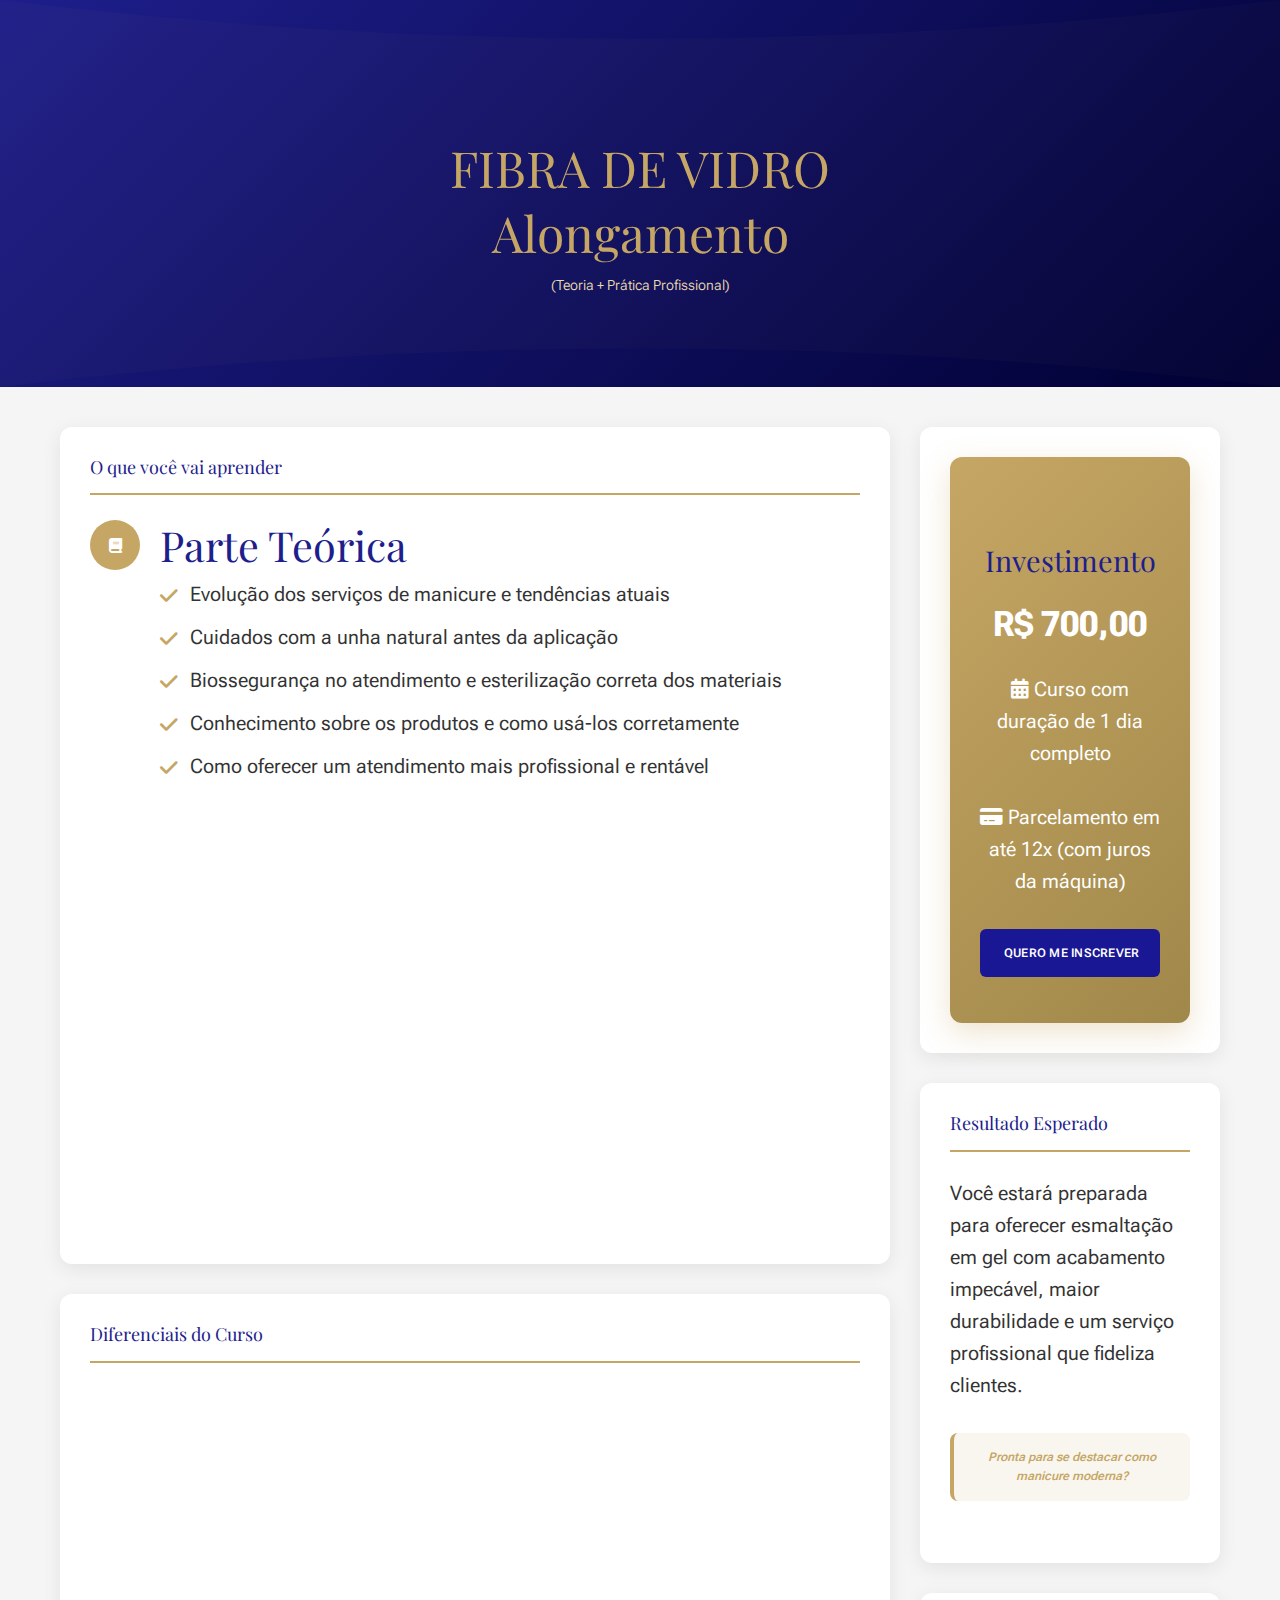
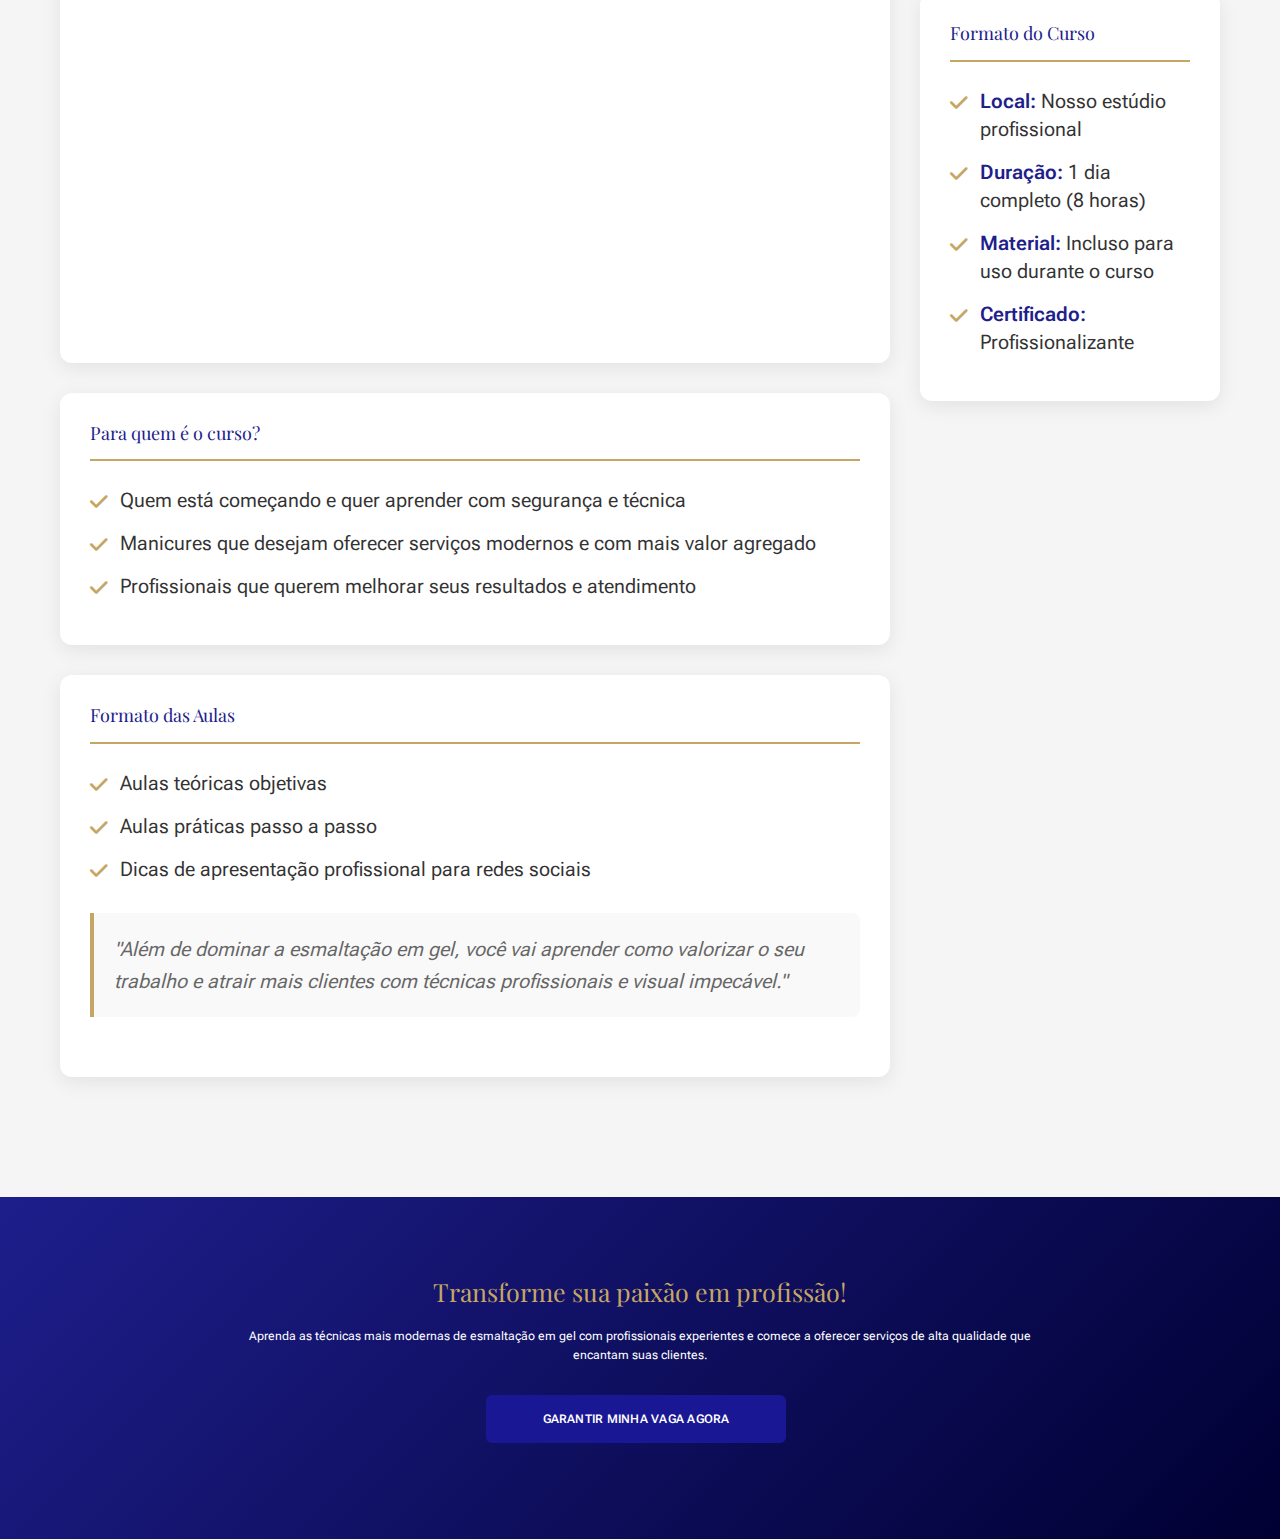
<file: ComboNailDesigner.html>
<!DOCTYPE html>
<html lang="pt-BR">

<head>
    <meta charset="UTF-8">
    <link rel="stylesheet" href="css/styles.css">

    <meta name="viewport" content="width=device-width, initial-scale=1.0">
    <title>Curso de Fibra de Vidro</title>
    <link rel="stylesheet" href="https://cdnjs.cloudflare.com/ajax/libs/font-awesome/6.4.0/css/all.min.css">
    <style>
        :root {
            --gold: #C6A664;
            --gold-light: #E8D9B0;
            --gold-dark: #A0884A;
            --blue: #1E1E8C;
            --white: #ffffff;
            --light-gray: #f9f9f9;
            --dark-gray: #333333;
            --medium-gray: #666666;
        }

        body {
            font-family: "Roboto Flex", Sans-Serif;
            line-height: 1.6;
            color: var(--dark-gray);
            background-color: #f5f5f5;
            margin: 0;
            padding: 0;
        }

        .curso-header {
            background: linear-gradient(135deg, var(--blue) 0%, #000033 100%);
            color: var(--white);
            padding: 60px 20px;
            text-align: center;
            position: relative;
            overflow: hidden;
        }

        .curso-header::before {
            content: "";
            position: absolute;
            top: 0;
            left: 0;
            width: 100%;
            height: 100%;
            background: url('data:image/svg+xml;utf8,<svg xmlns="http://www.w3.org/2000/svg" viewBox="0 0 100 100" preserveAspectRatio="none"><path d="M0,0 Q50,20 100,0 L100,100 Q50,80 0,100 Z" fill="rgba(198, 166, 100, 0.1)"/></svg>');
            background-size: cover;
            opacity: 0.3;
        }

        .curso-header h1 {
            font-size: var(--type-size-h2);
            margin-bottom: 15px;
            position: relative;
            z-index: 2;
        }

        .curso-header h1 span {
            color: var(--gold);
            display: block;
            font-weight: 300;
            font-size: var(--type-size-h2);
            margin-top: 10px;
        }

        .curso-header .subtitle {
            font-size: 1.4rem;
            font-weight: 300;
            max-width: 800px;
            margin: 0 auto 30px;
            position: relative;
            z-index: 2;
            color: var(--gold-light);
        }

        .curso-container {
            max-width: 1200px;
            margin: 0 auto;
            padding: 40px 20px;
            display: flex;
            flex-wrap: wrap;
            gap: 30px;
        }

        .curso-main {
            flex: 3;
            min-width: 300px;
        }

        .curso-sidebar {
            flex: 1;
            min-width: 300px;
        }

        .section {
            background: var(--white);
            border-radius: 12px;
            box-shadow: 0 5px 20px rgba(0, 0, 0, 0.08);
            padding: 30px;
            margin-bottom: 30px;
        }

        .section-title {
            color: var(--blue);
            font-size: 1.8rem;
            margin-top: 0;
            margin-bottom: 25px;
            padding-bottom: 15px;
            border-bottom: 2px solid var(--gold);
            position: relative;
        }

        .section-title::after {
            content: "";
            position: absolute;
            bottom: -2px;
            left: 0;
            width: 80px;
            height: 2px;
            background: var(--gold);
        }

        .lista-beneficios {
            list-style: none;
            padding: 0;
            margin: 0;
        }

        .lista-beneficios li {
            margin-bottom: 15px;
            padding-left: 30px;
            position: relative;
        }

        .lista-beneficios li::before {
            content: "\f00c";
            font-family: "Font Awesome 6 Free";
            font-weight: 900;
            position: absolute;
            left: 0;
            top: 2px;
            color: var(--gold);
        }

        .lista-beneficios strong {
            color: var(--blue);
            font-weight: 600;
        }

        .feature-box {
            display: flex;
            align-items: flex-start;
            margin-bottom: 25px;
        }

        .feature-icon {
            background: var(--gold);
            color: var(--white);
            width: 50px;
            height: 50px;
            border-radius: 50%;
            display: flex;
            align-items: center;
            justify-content: center;
            font-size: 1.5rem;
            flex-shrink: 0;
            margin-right: 20px;
        }

        .feature-content {
            flex: 1;
        }

        .feature-content h3 {
            margin-top: 0;
            margin-bottom: 10px;
            color: var(--blue);
        }

        .pricing-box {
            background: linear-gradient(135deg, var(--gold) 0%, var(--gold-dark) 100%);
            color: var(--white);
            border-radius: 12px;
            padding: 30px;
            text-align: center;
            box-shadow: 0 10px 30px rgba(198, 166, 100, 0.3);
        }

        .pricing-box h2 {
            margin-top: 0;
            font-size: var(--type-size-h2);
            margin-bottom: 15px;
        }

        .price {
            font-size: 3.5rem;
            font-weight: 700;
            margin: 20px 0;
        }

        .pricing-details {
            margin-bottom: 25px;
        }

        .btn-enroll {
            display: inline-block;
            background: var(--blue);
            color: var(--white);
            padding: 16px 40px;
            border-radius: 50px;
            text-decoration: none;
            font-size: 1.2rem;
            font-weight: 600;
            transition: all 0.3s ease;
            box-shadow: 0 5px 15px rgba(30, 30, 140, 0.4);
        }

        .btn-enroll:hover {
            background: #0f0f5e;
            transform: translateY(-3px);
            box-shadow: 0 8px 20px rgba(30, 30, 140, 0.6);
        }

        .testimonial {
            background: var(--light-gray);
            border-left: 4px solid var(--gold);
            padding: 20px;
            margin: 30px 0;
            border-radius: 0 8px 8px 0;
            font-style: italic;
        }

        .testimonial p {
            margin: 0;
            color: var(--medium-gray);
        }

        .benefit-grid {
            display: grid;
            grid-template-columns: repeat(auto-fit, minmax(250px, 1fr));
            gap: 20px;
            margin-top: 25px;
        }

        .benefit-card {
            background: var(--light-gray);
            padding: 20px;
            border-radius: 8px;
            text-align: center;
            transition: all 0.3s ease;
        }

        .benefit-card:hover {
            transform: translateY(-5px);
            box-shadow: 0 8px 20px rgba(0, 0, 0, 0.1);
        }

        .benefit-card i {
            font-size: 2.5rem;
            color: var(--gold);
            margin-bottom: 15px;
        }

        .benefit-card h3 {
            margin: 0 0 10px;
            color: var(--blue);
        }

        .cta-section {
            background: linear-gradient(135deg, var(--blue) 0%, #000033 100%);
            color: var(--white);
            text-align: center;
            padding: 80px 20px;
            margin-top: 50px;
        }

        .cta-section h2 {
            font-size: 2.5rem;
            margin-top: 0;
            margin-bottom: 20px;
        }

        .cta-section p {
            font-size: 1.2rem;
            max-width: 800px;
            margin: 0 auto 30px;
        }

        .destaque {
            color: var(--gold);
            font-weight: 600;
            font-size: 1.2rem;
            margin-top: 20px;
            text-align: center;
            padding: 15px;
            border-radius: 8px;
            background-color: rgba(198, 166, 100, 0.1);
            border-left: 4px solid var(--gold);
        }

        @media (max-width: 768px) {
            .curso-container {
                flex-direction: column;
            }

            .curso-header h1 {
                font-size: 2.2rem;
            }

            .curso-header h1 span {
                font-size: var(--type-size-h2);
            }

            .price {
                font-size: var(--type-size-h2);
            }
        }
    </style>
</head>

<body>
    <header class="curso-header">
        <h1>FIBRA DE VIDRO<span>Alongamento</span></h1>
        <p class="subtitle">(Teoria + Prática Profissional)</p>
    </header>

    <div class="curso-container">
        <main class="curso-main">
            <div class="section">
                <h2 class="section-title">O que você vai aprender</h2>

                <div class="feature-box">
                    <div class="feature-icon">
                        <i class="fas fa-book"></i>
                    </div>
                    <div class="feature-content">
                        <h3>Parte Teórica</h3>
                        <ul class="lista-beneficios">
                            <li>Evolução dos serviços de manicure e tendências atuais</li>
                            <li>Cuidados com a unha natural antes da aplicação</li>
                            <li>Biossegurança no atendimento e esterilização correta dos materiais</li>
                            <li>Conhecimento sobre os produtos e como usá-los corretamente</li>
                            <li>Como oferecer um atendimento mais profissional e rentável</li>
                        </ul>
                    </div>
                </div>

                <div class="feature-box">
                    <div class="feature-icon">
                        <i class="fas fa-hand-paper"></i>
                    </div>
                    <div class="feature-content">
                        <h3>Parte Prática</h3>
                        <ul class="lista-beneficios">
                            <li>Preparação correta da unha para esmaltação em gel</li>
                            <li>Técnica para esmaltação nivelada, com brilho intenso e durabilidade</li>
                            <li>Uso adequado de cabine LED/UV</li>
                            <li>Cutilagem combinada (opcional)</li>
                            <li>Remoção correta do gel sem agredir a unha natural</li>
                            <li>Programa de modelo real para prática supervisionada</li>
                            <li>Orientações sobre como tirar boas fotos do seu trabalho para atrair mais clientes nas
                                redes sociais</li>
                        </ul>
                    </div>
                </div>
            </div>

            <div class="section">
                <h2 class="section-title">Diferenciais do Curso</h2>

                <div class="benefit-grid">
                    <div class="benefit-card">
                        <i class="fas fa-star"></i>
                        <h3>Técnica Real</h3>
                        <p>Usada no dia a dia de atendimento em salão</p>
                    </div>

                    <div class="benefit-card">
                        <i class="fas fa-users"></i>
                        <h3>Para Todos os Níveis</h3>
                        <p>Iniciantes e profissionais que querem se atualizar</p>
                    </div>

                    <div class="benefit-card">
                        <i class="fas fa-briefcase"></i>
                        <h3>Mercado Atual</h3>
                        <p>Conteúdo voltado à realidade do mercado atual</p>
                    </div>

                    <div class="benefit-card">
                        <i class="fas fa-camera"></i>
                        <h3>Redes Sociais</h3>
                        <p>Aprenda a apresentar seu trabalho com qualidade nas redes</p>
                    </div>
                </div>
            </div>

            <div class="section">
                <h2 class="section-title">Para quem é o curso?</h2>

                <ul class="lista-beneficios">
                    <li>Quem está começando e quer aprender com segurança e técnica</li>
                    <li>Manicures que desejam oferecer serviços modernos e com mais valor agregado</li>
                    <li>Profissionais que querem melhorar seus resultados e atendimento</li>
                </ul>
            </div>

            <div class="section">
                <h2 class="section-title">Formato das Aulas</h2>

                <ul class="lista-beneficios">
                    <li>Aulas teóricas objetivas</li>
                    <li>Aulas práticas passo a passo</li>
                    <li>Dicas de apresentação profissional para redes sociais</li>
                </ul>

                <div class="testimonial">
                    <p>"Além de dominar a esmaltação em gel, você vai aprender como valorizar o seu trabalho e atrair
                        mais clientes com técnicas profissionais e visual impecável."</p>
                </div>
            </div>
        </main>

        <aside class="curso-sidebar">
            <div class="section">
                <div class="pricing-box">
                    <h4>Investimento</h4>
                    <div class="price">R$ 700,00</div>
                    <div class="pricing-details">
                        <p><i class="fas fa-calendar-alt"></i> Curso com duração de 1 dia completo</p>
                        <p><i class="fas fa-credit-card"></i> Parcelamento em até 12x (com juros da máquina)</p>
                    </div>

                    <a href="#" class="btn btn--primary">QUERO ME INSCREVER</a>
                </div>
            </div>

            <div class="section">
                <h2 class="section-title">Resultado Esperado</h2>
                <p>Você estará preparada para oferecer esmaltação em gel com acabamento impecável, maior durabilidade e
                    um serviço profissional que fideliza clientes.</p>
                <p class="destaque">Pronta para se destacar como manicure moderna?</p>
            </div>

            <div class="section">
                <h2 class="section-title">Formato do Curso</h2>
                <ul class="lista-beneficios">
                    <li><strong>Local:</strong> Nosso estúdio profissional</li>
                    <li><strong>Duração:</strong> 1 dia completo (8 horas)</li>
                    <li><strong>Material:</strong> Incluso para uso durante o curso</li>
                    <li><strong>Certificado:</strong> Profissionalizante</li>
                </ul>
            </div>
        </aside>
    </div>

    <div class="cta-section">
        <h2>Transforme sua paixão em profissão!</h2>
        <p>Aprenda as técnicas mais modernas de esmaltação em gel com profissionais experientes e comece a oferecer
            serviços de alta qualidade que encantam suas clientes.</p>
        <a href="#" class="btn btn--primary">GARANTIR MINHA VAGA AGORA</a>
    </div>

    <script>
        // Animação suave ao rolar para elementos
        document.addEventListener('DOMContentLoaded', function () {
            const animateOnScroll = () => {
                const elements = document.querySelectorAll('.feature-box, .benefit-card');
                elements.forEach(el => {
                    const position = el.getBoundingClientRect();
                    if (position.top < window.innerHeight * 0.85) {
                        el.style.opacity = 1;
                        el.style.transform = 'translateY(0)';
                    }
                });
            };

            // Inicializar elementos com opacidade 0 para animação
            document.querySelectorAll('.feature-box, .benefit-card').forEach(el => {
                el.style.opacity = 0;
                el.style.transform = 'translateY(20px)';
                el.style.transition = 'opacity 0.6s ease, transform 0.6s ease';
            });

            // Animar ao carregar e ao rolar
            animateOnScroll();
            window.addEventListener('scroll', animateOnScroll);
        });
    </script>
</body>

</html>
</file>
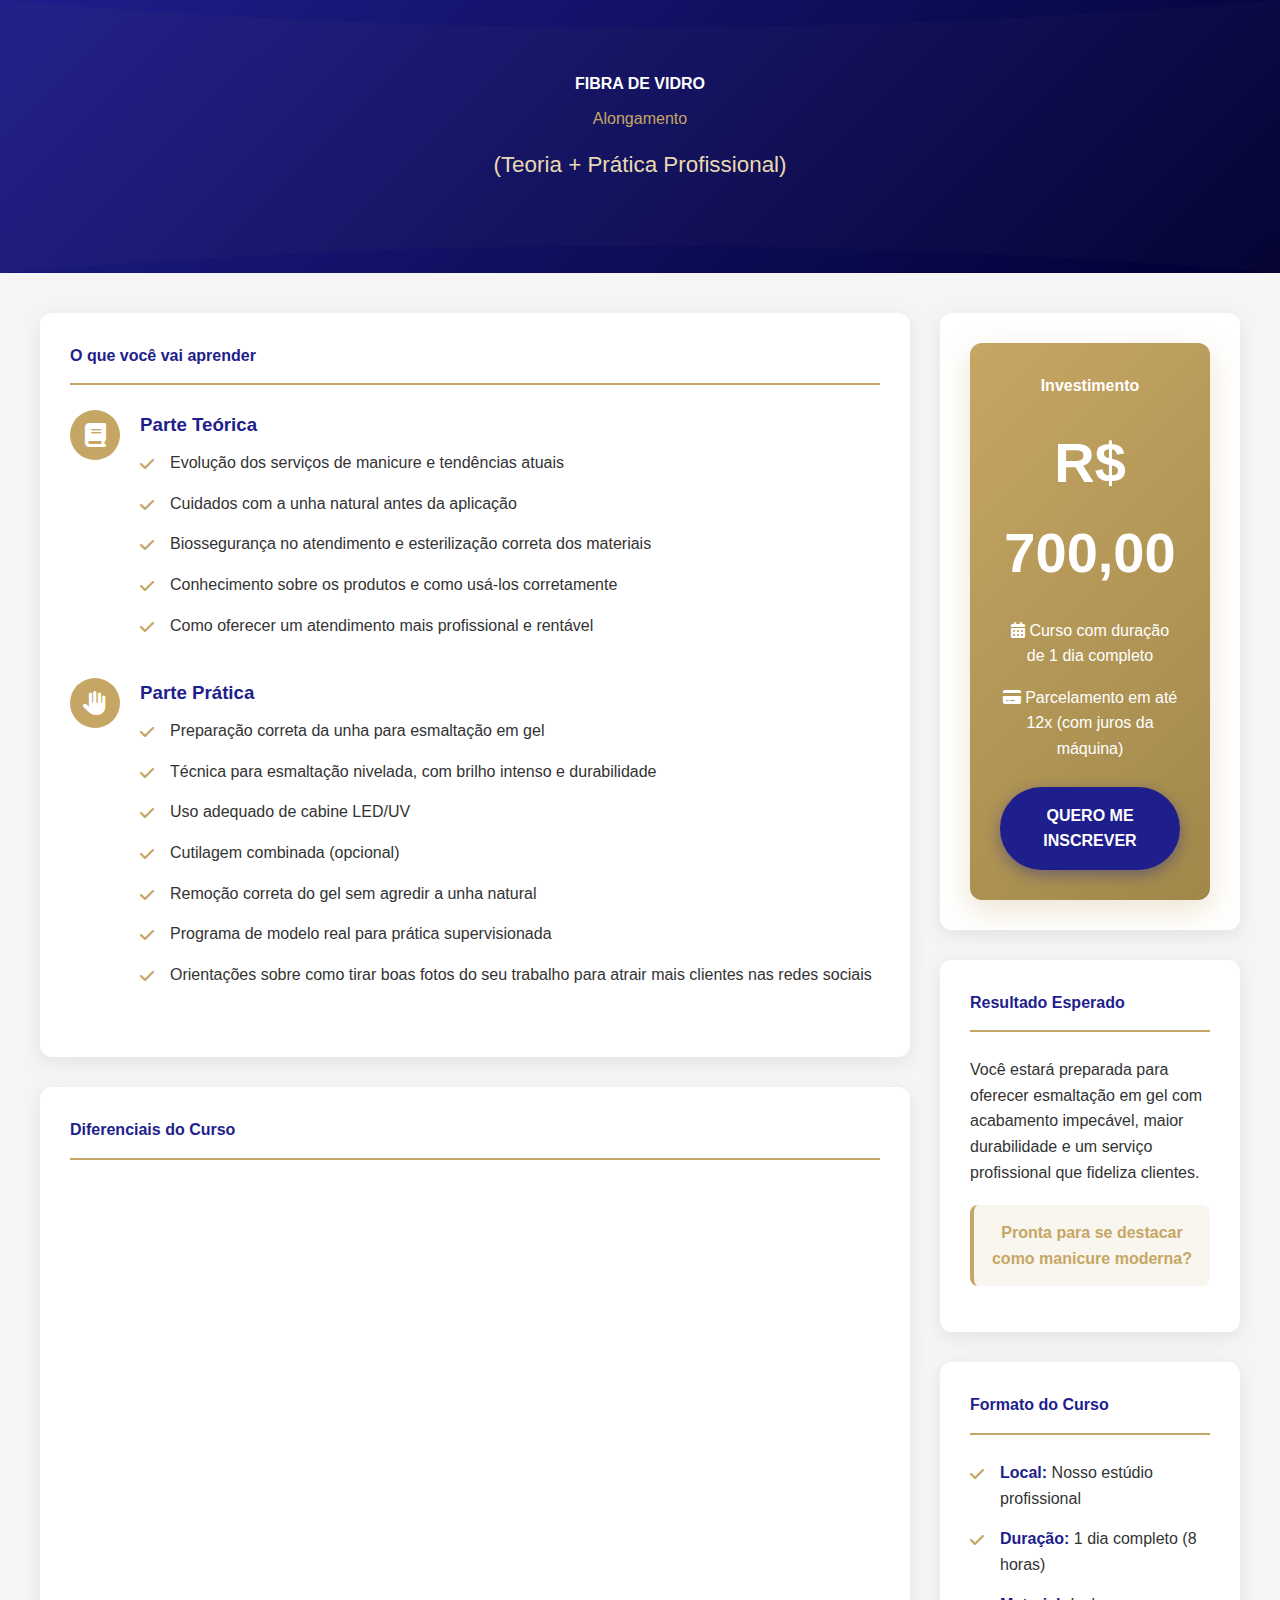
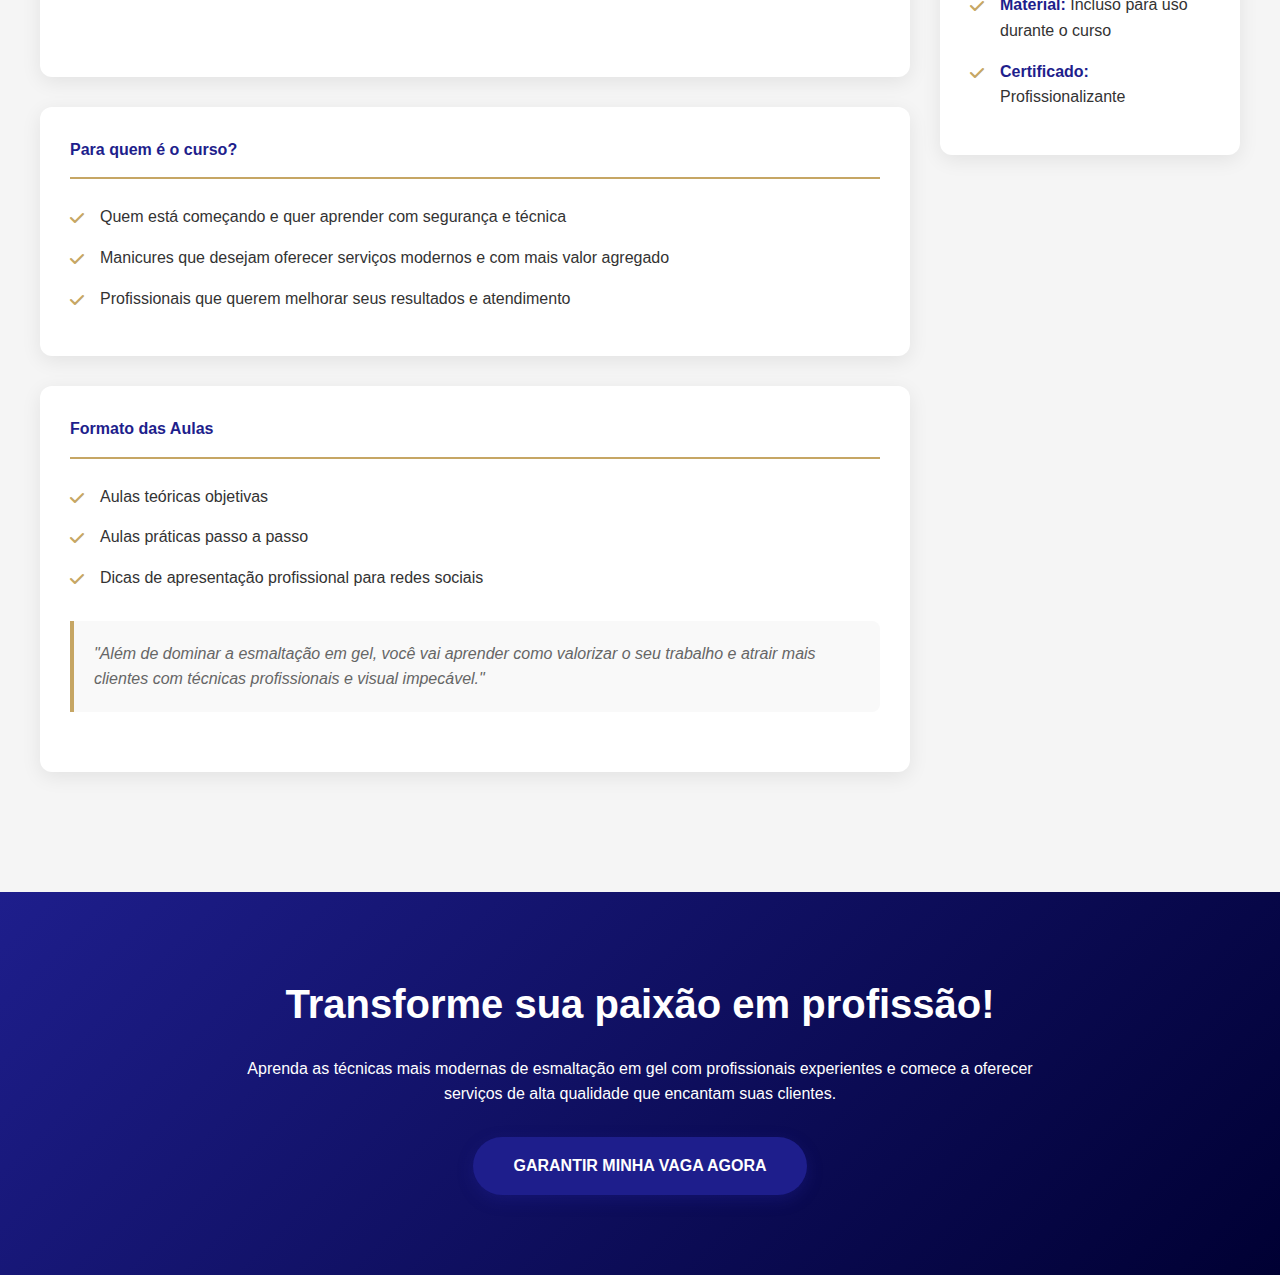
<file: CursoFibraDeVidro.html>
<!DOCTYPE html>
<html lang="pt-BR">

<head>
    <meta charset="UTF-8">
    <meta name="viewport" content="width=device-width, initial-scale=1.0">
    <title>Curso de Fibra de Vidro</title>
    <link rel="stylesheet" href="https://cdnjs.cloudflare.com/ajax/libs/font-awesome/6.4.0/css/all.min.css">
    <style>
        :root {
            --gold: #C6A664;
            --gold-light: #E8D9B0;
            --gold-dark: #A0884A;
            --blue: #1E1E8C;
            --white: #ffffff;
            --light-gray: #f9f9f9;
            --dark-gray: #333333;
            --medium-gray: #666666;
        }

        body {
            font-family: "Roboto Flex", Sans-Serif;
            line-height: 1.6;
            color: var(--dark-gray);
            background-color: #f5f5f5;
            margin: 0;
            padding: 0;
        }

        .curso-header {
            background: linear-gradient(135deg, var(--blue) 0%, #000033 100%);
            color: var(--white);
            padding: 60px 20px;
            text-align: center;
            position: relative;
            overflow: hidden;
        }

        .curso-header::before {
            content: "";
            position: absolute;
            top: 0;
            left: 0;
            width: 100%;
            height: 100%;
            background: url('data:image/svg+xml;utf8,<svg xmlns="http://www.w3.org/2000/svg" viewBox="0 0 100 100" preserveAspectRatio="none"><path d="M0,0 Q50,20 100,0 L100,100 Q50,80 0,100 Z" fill="rgba(198, 166, 100, 0.1)"/></svg>');
            background-size: cover;
            opacity: 0.3;
        }

        .curso-header h1 {
            font-size: var(--type-size-h2);
            margin-bottom: 15px;
            position: relative;
            z-index: 2;
        }

        .curso-header h1 span {
            color: var(--gold);
            display: block;
            font-weight: 300;
            font-size: var(--type-size-h2);
            margin-top: 10px;
        }

        .curso-header .subtitle {
            font-size: 1.4rem;
            font-weight: 300;
            max-width: 800px;
            margin: 0 auto 30px;
            position: relative;
            z-index: 2;
            color: var(--gold-light);
        }

        .curso-container {
            max-width: 1200px;
            margin: 0 auto;
            padding: 40px 20px;
            display: flex;
            flex-wrap: wrap;
            gap: 30px;
        }

        .curso-main {
            flex: 3;
            min-width: 300px;
        }

        .curso-sidebar {
            flex: 1;
            min-width: 300px;
        }

        .section {
            background: var(--white);
            border-radius: 12px;
            box-shadow: 0 5px 20px rgba(0, 0, 0, 0.08);
            padding: 30px;
            margin-bottom: 30px;
        }

        .section-title {
            color: var(--blue);
            font-size: var(--type-size-h2);
            margin-top: 0;
            margin-bottom: 25px;
            padding-bottom: 15px;
            border-bottom: 2px solid var(--gold);
            position: relative;
        }

        .section-title::after {
            content: "";
            position: absolute;
            bottom: -2px;
            left: 0;
            width: 80px;
            height: 2px;
            background: var(--gold);
        }

        .lista-beneficios {
            list-style: none;
            padding: 0;
            margin: 0;
        }

        .lista-beneficios li {
            margin-bottom: 15px;
            padding-left: 30px;
            position: relative;
        }

        .lista-beneficios li::before {
            content: "\f00c";
            font-family: "Font Awesome 6 Free";
            font-weight: 900;
            position: absolute;
            left: 0;
            top: 2px;
            color: var(--gold);
        }

        .lista-beneficios strong {
            color: var(--blue);
            font-weight: 600;
        }

        .feature-box {
            display: flex;
            align-items: flex-start;
            margin-bottom: 25px;
        }

        .feature-icon {
            background: var(--gold);
            color: var(--white);
            width: 50px;
            height: 50px;
            border-radius: 50%;
            display: flex;
            align-items: center;
            justify-content: center;
            font-size: 1.5rem;
            flex-shrink: 0;
            margin-right: 20px;
        }

        .feature-content {
            flex: 1;
        }

        .feature-content h3 {
            margin-top: 0;
            margin-bottom: 10px;
            color: var(--blue);
        }

        .pricing-box {
            background: linear-gradient(135deg, var(--gold) 0%, var(--gold-dark) 100%);
            color: var(--white);
            border-radius: 12px;
            padding: 30px;
            text-align: center;
            box-shadow: 0 10px 30px rgba(198, 166, 100, 0.3);
        }

        .pricing-box h2 {
            margin-top: 0;
            font-size: var(--type-size-h2);
            margin-bottom: 15px;
        }

        .price {
            font-size: 3.5rem;
            font-weight: 700;
            margin: 20px 0;
        }

        .pricing-details {
            margin-bottom: 25px;
        }

        .btn-enroll {
            display: inline-block;
            background: var(--blue);
            color: var(--white);
            padding: 16px 40px;
            border-radius: 50px;
            text-decoration: none;
            font-size: var(--type-size-h2);
            font-weight: 600;
            transition: all 0.3s ease;
            box-shadow: 0 5px 15px rgba(30, 30, 140, 0.4);
        }

        .btn-enroll:hover {
            background: #0f0f5e;
            transform: translateY(-3px);
            box-shadow: 0 8px 20px rgba(30, 30, 140, 0.6);
        }

        .testimonial {
            background: var(--light-gray);
            border-left: 4px solid var(--gold);
            padding: 20px;
            margin: 30px 0;
            border-radius: 0 8px 8px 0;
            font-style: italic;
        }

        .testimonial p {
            margin: 0;
            color: var(--medium-gray);
        }

        .benefit-grid {
            display: grid;
            grid-template-columns: repeat(auto-fit, minmax(250px, 1fr));
            gap: 20px;
            margin-top: 25px;
        }

        .benefit-card {
            background: var(--light-gray);
            padding: 20px;
            border-radius: 8px;
            text-align: center;
            transition: all 0.3s ease;
        }

        .benefit-card:hover {
            transform: translateY(-5px);
            box-shadow: 0 8px 20px rgba(0, 0, 0, 0.1);
        }

        .benefit-card i {
            font-size: 2.5rem;
            color: var(--gold);
            margin-bottom: 15px;
        }

        .benefit-card h3 {
            margin: 0 0 10px;
            color: var(--blue);
        }

        .cta-section {
            background: linear-gradient(135deg, var(--blue) 0%, #000033 100%);
            color: var(--white);
            text-align: center;
            padding: 80px 20px;
            margin-top: 50px;
        }

        .cta-section h2 {
            font-size: 2.5rem;
            margin-top: 0;
            margin-bottom: 20px;
        }

        .cta-section p {
           font-size: var(--type-size-h2);
            max-width: 800px;
            margin: 0 auto 30px;
        }

        .destaque {
            color: var(--gold);
            font-weight: 600;
            font-size: var(--type-size-h2);
            margin-top: 20px;
            text-align: center;
            padding: 15px;
            border-radius: 8px;
            background-color: rgba(198, 166, 100, 0.1);
            border-left: 4px solid var(--gold);
        }

        @media (max-width: 768px) {
            .curso-container {
                flex-direction: column;
            }

            .curso-header h1 {
                font-size: var(--type-size-h2);
            }

            .curso-header h1 span {
                font-size: var(--type-size-h2);
            }

            .price {
                font-size: 2.8rem;
            }
        }
    </style>
</head>

<body>
    <header class="curso-header">
        <h1>FIBRA DE VIDRO <span>Alongamento</span></h1>
        <p class="subtitle">(Teoria + Prática Profissional)</p>
    </header>

    <div class="curso-container">
        <main class="curso-main">
            <div class="section">
                <h2 class="section-title">O que você vai aprender</h2>

                <div class="feature-box">
                    <div class="feature-icon">
                        <i class="fas fa-book"></i>
                    </div>
                    <div class="feature-content">
                        <h3>Parte Teórica</h3>
                        <ul class="lista-beneficios">
                            <li>Evolução dos serviços de manicure e tendências atuais</li>
                            <li>Cuidados com a unha natural antes da aplicação</li>
                            <li>Biossegurança no atendimento e esterilização correta dos materiais</li>
                            <li>Conhecimento sobre os produtos e como usá-los corretamente</li>
                            <li>Como oferecer um atendimento mais profissional e rentável</li>
                        </ul>
                    </div>
                </div>

                <div class="feature-box">
                    <div class="feature-icon">
                        <i class="fas fa-hand-paper"></i>
                    </div>
                    <div class="feature-content">
                        <h3>Parte Prática</h3>
                        <ul class="lista-beneficios">
                            <li>Preparação correta da unha para esmaltação em gel</li>
                            <li>Técnica para esmaltação nivelada, com brilho intenso e durabilidade</li>
                            <li>Uso adequado de cabine LED/UV</li>
                            <li>Cutilagem combinada (opcional)</li>
                            <li>Remoção correta do gel sem agredir a unha natural</li>
                            <li>Programa de modelo real para prática supervisionada</li>
                            <li>Orientações sobre como tirar boas fotos do seu trabalho para atrair mais clientes nas
                                redes sociais</li>
                        </ul>
                    </div>
                </div>
            </div>

            <div class="section">
                <h2 class="section-title">Diferenciais do Curso</h2>

                <div class="benefit-grid">
                    <div class="benefit-card">
                        <i class="fas fa-star"></i>
                        <h3>Técnica Real</h3>
                        <p>Usada no dia a dia de atendimento em salão</p>
                    </div>

                    <div class="benefit-card">
                        <i class="fas fa-users"></i>
                        <h3>Para Todos os Níveis</h3>
                        <p>Iniciantes e profissionais que querem se atualizar</p>
                    </div>

                    <div class="benefit-card">
                        <i class="fas fa-briefcase"></i>
                        <h3>Mercado Atual</h3>
                        <p>Conteúdo voltado à realidade do mercado atual</p>
                    </div>

                    <div class="benefit-card">
                        <i class="fas fa-camera"></i>
                        <h3>Redes Sociais</h3>
                        <p>Aprenda a apresentar seu trabalho com qualidade nas redes</p>
                    </div>
                </div>
            </div>

            <div class="section">
                <h2 class="section-title">Para quem é o curso?</h2>

                <ul class="lista-beneficios">
                    <li>Quem está começando e quer aprender com segurança e técnica</li>
                    <li>Manicures que desejam oferecer serviços modernos e com mais valor agregado</li>
                    <li>Profissionais que querem melhorar seus resultados e atendimento</li>
                </ul>
            </div>

            <div class="section">
                <h2 class="section-title">Formato das Aulas</h2>

                <ul class="lista-beneficios">
                    <li>Aulas teóricas objetivas</li>
                    <li>Aulas práticas passo a passo</li>
                    <li>Dicas de apresentação profissional para redes sociais</li>
                </ul>

                <div class="testimonial">
                    <p>"Além de dominar a esmaltação em gel, você vai aprender como valorizar o seu trabalho e atrair
                        mais clientes com técnicas profissionais e visual impecável."</p>
                </div>
            </div>
        </main>

        <aside class="curso-sidebar">
            <div class="section">
                <div class="pricing-box">
                    <h2>Investimento</h2>
                    <div class="price">R$ 700,00</div>
                    <div class="pricing-details">
                        <p><i class="fas fa-calendar-alt"></i> Curso com duração de 1 dia completo</p>
                        <p><i class="fas fa-credit-card"></i> Parcelamento em até 12x (com juros da máquina)</p>
                    </div>
                    <a href="#" class="btn-enroll">QUERO ME INSCREVER</a>
                </div>
            </div>

            <div class="section">
                <h2 class="section-title">Resultado Esperado</h2>
                <p>Você estará preparada para oferecer esmaltação em gel com acabamento impecável, maior durabilidade e
                    um serviço profissional que fideliza clientes.</p>
                <p class="destaque">Pronta para se destacar como manicure moderna?</p>
            </div>

            <div class="section">
                <h2 class="section-title">Formato do Curso</h2>
                <ul class="lista-beneficios">
                    <li><strong>Local:</strong> Nosso estúdio profissional</li>
                    <li><strong>Duração:</strong> 1 dia completo (8 horas)</li>
                    <li><strong>Material:</strong> Incluso para uso durante o curso</li>
                    <li><strong>Certificado:</strong> Profissionalizante</li>
                </ul>
            </div>
        </aside>
    </div>

    <div class="cta-section">
        <h2>Transforme sua paixão em profissão!</h2>
        <p>Aprenda as técnicas mais modernas de esmaltação em gel com profissionais experientes e comece a oferecer
            serviços de alta qualidade que encantam suas clientes.</p>
        <a href="#" class="btn-enroll">GARANTIR MINHA VAGA AGORA</a>
    </div>

    <script>
        // Animação suave ao rolar para elementos
        document.addEventListener('DOMContentLoaded', function () {
            const animateOnScroll = () => {
                const elements = document.querySelectorAll('.feature-box, .benefit-card');
                elements.forEach(el => {
                    const position = el.getBoundingClientRect();
                    if (position.top < window.innerHeight * 0.85) {
                        el.style.opacity = 1;
                        el.style.transform = 'translateY(0)';
                    }
                });
            };

            // Inicializar elementos com opacidade 0 para animação
            document.querySelectorAll('.feature-box, .benefit-card').forEach(el => {
                el.style.opacity = 0;
                el.style.transform = 'translateY(20px)';
                el.style.transition = 'opacity 0.6s ease, transform 0.6s ease';
            });

            // Animar ao carregar e ao rolar
            animateOnScroll();
            window.addEventListener('scroll', animateOnScroll);
        });
    </script>
</body>

</html>
</file>
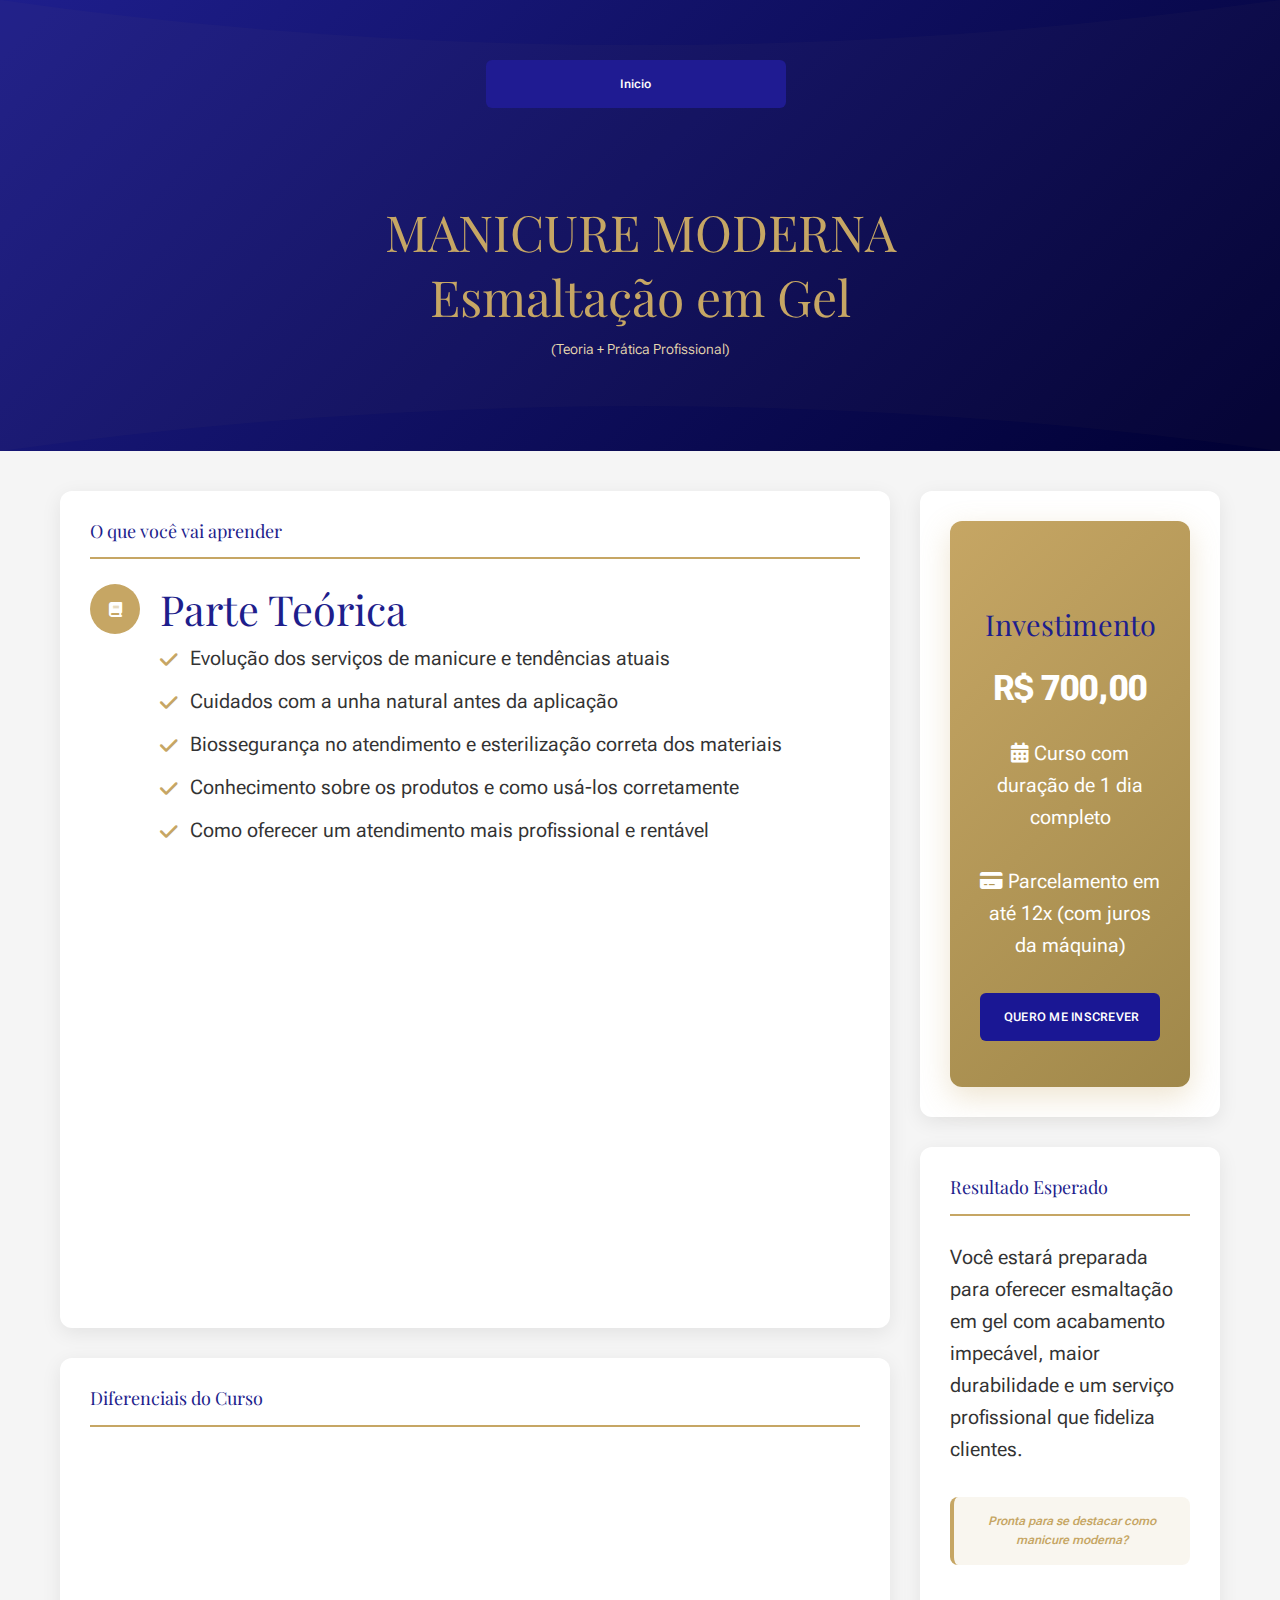
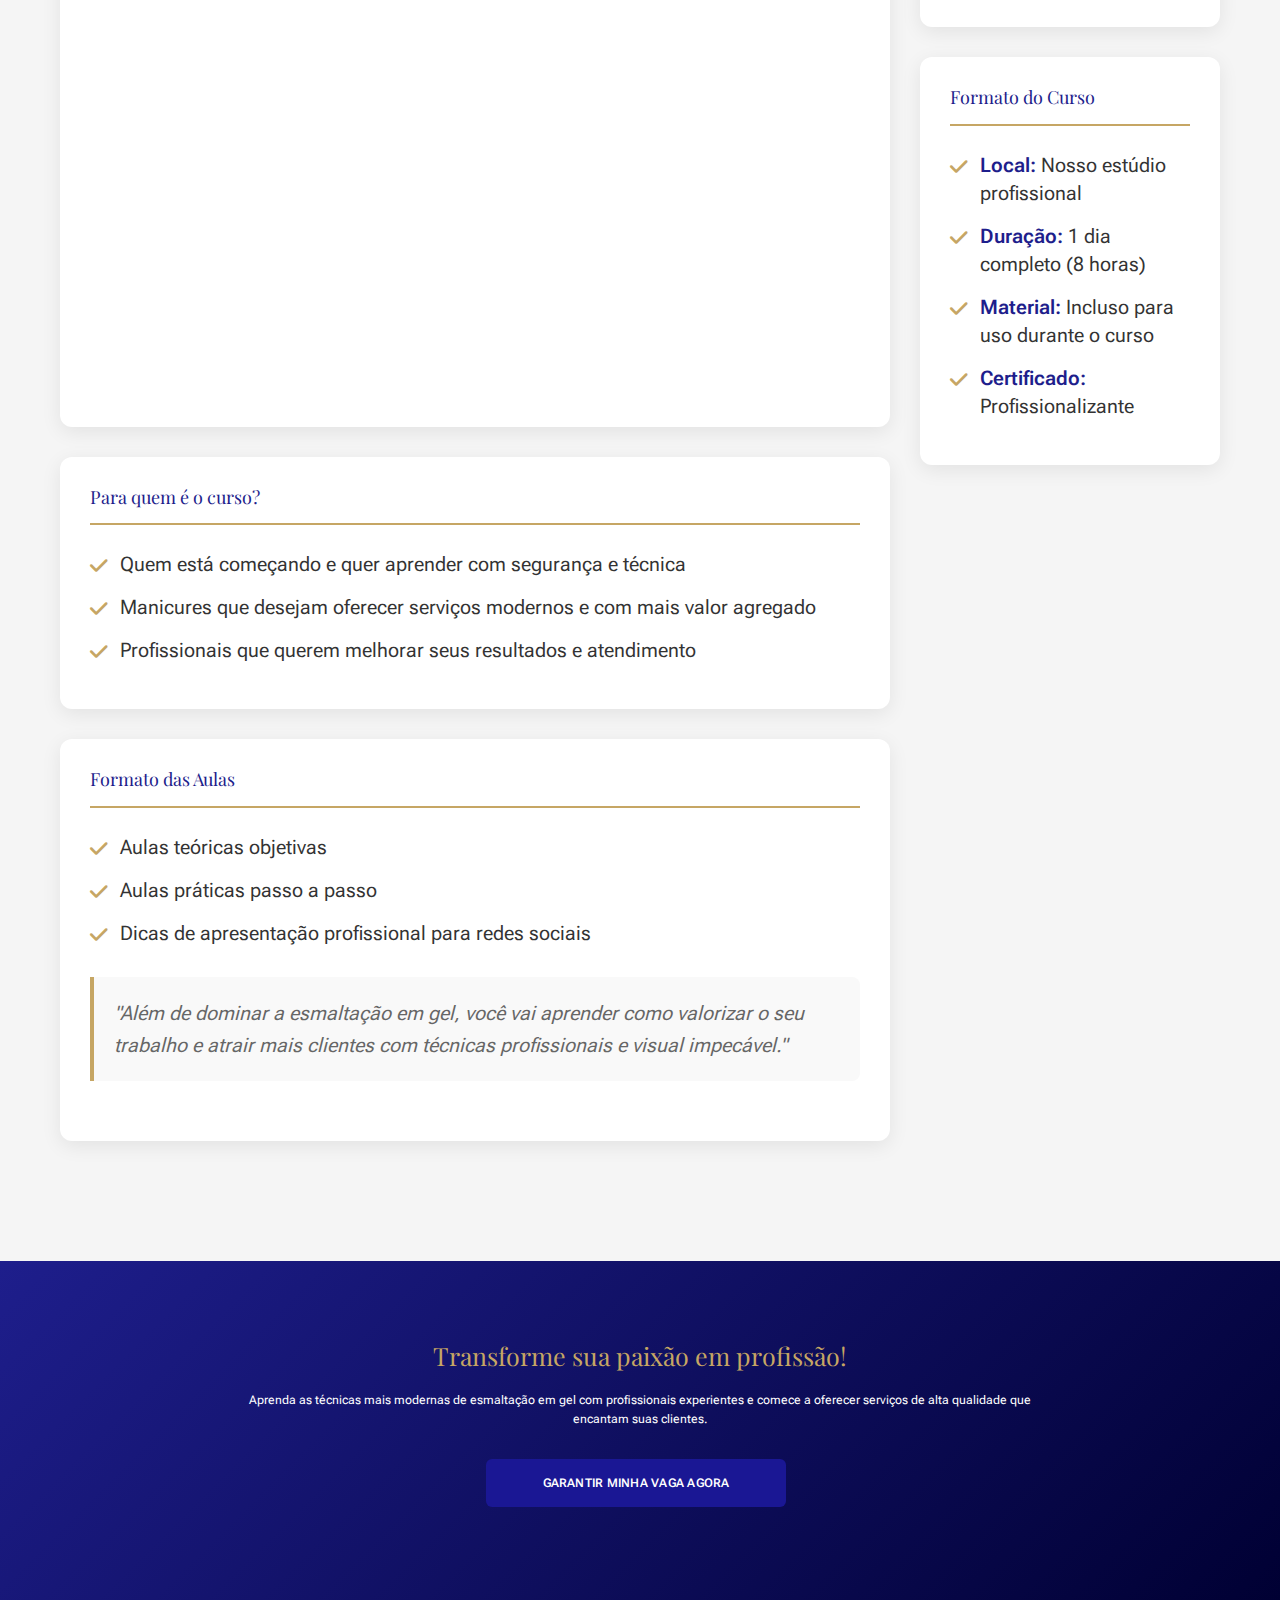
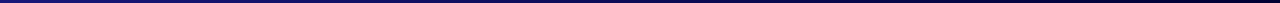
<file: CursoManicureModerna.html>
<!DOCTYPE html>
<html lang="pt-BR">

<head>
    <meta charset="UTF-8">
    <link rel="stylesheet" href="css/styles.css">

    <!--- basic page needs
    ================================================== -->
    <meta charset="utf-8">
    <meta name="viewport" content="width=device-width, initial-scale=1">
    <title>La Beauté Studio & Academy</title>

    <script>
        document.documentElement.classList.remove('no-js');
        document.documentElement.classList.add('js');
    </script>

    <!-- CSS
    ================================================== -->
    <link rel="stylesheet" href="css/vendor.css">
    <link rel="stylesheet" href="css/styles.css">

    <!-- favicons
    ================================================== -->
    <link rel="apple-touch-icon" sizes="180x180" href="apple-touch-icon.png">
    <link rel="icon" type="image/png" sizes="32x32" href="images/favicon-32x32.png">
    <link rel="icon" type="image/png" sizes="16x16" href="images/favicon-16x16.png">
    <link rel="icon" type="image/png" sizes="16x16" href="android-chrome-192x192.png">
    <link rel="icon" type="image/png" sizes="16x16" href="android-chrome-512x2.png">


    <link rel="manifest" href="site.webmanifest">

    <meta name="viewport" content="width=device-width, initial-scale=1.0">
    <title>Curso de Manicure Moderna - Esmaltação em Gel</title>
    <link rel="stylesheet" href="https://cdnjs.cloudflare.com/ajax/libs/font-awesome/6.4.0/css/all.min.css">
    <style>
        :root {
            --gold: #C6A664;
            --gold-light: #E8D9B0;
            --gold-dark: #A0884A;
            --blue: #1E1E8C;
            --white: #ffffff;
            --light-gray: #f9f9f9;
            --dark-gray: #333333;
            --medium-gray: #666666;
        }

        body {
            font-family: "Roboto Flex", Sans-Serif;
            line-height: 1.6;
            color: var(--dark-gray);
            background-color: #f5f5f5;
            margin: 0;
            padding: 0;
        }

        .curso-header {
            background: linear-gradient(135deg, var(--blue) 0%, #000033 100%);
            color: var(--white);
            padding: 60px 20px;
            text-align: center;
            position: relative;
            overflow: hidden;
        }

        .curso-header::before {
            content: "";
            position: absolute;
            top: 0;
            left: 0;
            width: 100%;
            height: 100%;
            background: url('data:image/svg+xml;utf8,<svg xmlns="http://www.w3.org/2000/svg" viewBox="0 0 100 100" preserveAspectRatio="none"><path d="M0,0 Q50,20 100,0 L100,100 Q50,80 0,100 Z" fill="rgba(198, 166, 100, 0.1)"/></svg>');
            background-size: cover;
            opacity: 0.3;
        }

        .curso-header h1 {
            font-size: var(--type-size-h2);
            margin-bottom: 15px;
            position: relative;
            z-index: 2;
        }

        .curso-header h1 span {
            color: var(--gold);
            display: block;
            font-weight: 300;
            font-size: var(--type-size-h2);
            margin-top: 10px;
        }

        .curso-header .subtitle {
            font-size: 1.4rem;
            font-weight: 300;
            max-width: 800px;
            margin: 0 auto 30px;
            position: relative;
            z-index: 2;
            color: var(--gold-light);
        }

        .curso-container {
            max-width: 1200px;
            margin: 0 auto;
            padding: 40px 20px;
            display: flex;
            flex-wrap: wrap;
            gap: 30px;
        }

        .curso-main {
            flex: 3;
            min-width: 300px;
        }

        .curso-sidebar {
            flex: 1;
            min-width: 300px;
        }

        .section {
            background: var(--white);
            border-radius: 12px;
            box-shadow: 0 5px 20px rgba(0, 0, 0, 0.08);
            padding: 30px;
            margin-bottom: 30px;
        }

        .section-title {
            color: var(--blue);
            font-size: 1.8rem;
            margin-top: 0;
            margin-bottom: 25px;
            padding-bottom: 15px;
            border-bottom: 2px solid var(--gold);
            position: relative;
        }

        .section-title::after {
            content: "";
            position: absolute;
            bottom: -2px;
            left: 0;
            width: 80px;
            height: 2px;
            background: var(--gold);
        }

        .lista-beneficios {
            list-style: none;
            padding: 0;
            margin: 0;
        }

        .lista-beneficios li {
            margin-bottom: 15px;
            padding-left: 30px;
            position: relative;
        }

        .lista-beneficios li::before {
            content: "\f00c";
            font-family: "Font Awesome 6 Free";
            font-weight: 900;
            position: absolute;
            left: 0;
            top: 2px;
            color: var(--gold);
        }

        .lista-beneficios strong {
            color: var(--blue);
            font-weight: 600;
        }

        .feature-box {
            display: flex;
            align-items: flex-start;
            margin-bottom: 25px;
        }

        .feature-icon {
            background: var(--gold);
            color: var(--white);
            width: 50px;
            height: 50px;
            border-radius: 50%;
            display: flex;
            align-items: center;
            justify-content: center;
            font-size: 1.5rem;
            flex-shrink: 0;
            margin-right: 20px;
        }

        .feature-content {
            flex: 1;
        }

        .feature-content h3 {
            margin-top: 0;
            margin-bottom: 10px;
            color: var(--blue);
        }

        .pricing-box {
            background: linear-gradient(135deg, var(--gold) 0%, var(--gold-dark) 100%);
            color: var(--white);
            border-radius: 12px;
            padding: 30px;
            text-align: center;
            box-shadow: 0 10px 30px rgba(198, 166, 100, 0.3);
        }

        .pricing-box h2 {
            margin-top: 0;
            font-size: var(--type-size-h2);
            margin-bottom: 15px;
        }

        .price {
            font-size: 3.5rem;
            font-weight: 700;
            margin: 20px 0;
        }

        .pricing-details {
            margin-bottom: 25px;
        }

        .btn-enroll {
            display: inline-block;
            background: var(--blue);
            color: var(--white);
            padding: 16px 40px;
            border-radius: 50px;
            text-decoration: none;
            font-size: 1.2rem;
            font-weight: 600;
            transition: all 0.3s ease;
            box-shadow: 0 5px 15px rgba(30, 30, 140, 0.4);
        }

        .btn-enroll:hover {
            background: #0f0f5e;
            transform: translateY(-3px);
            box-shadow: 0 8px 20px rgba(30, 30, 140, 0.6);
        }

        .testimonial {
            background: var(--light-gray);
            border-left: 4px solid var(--gold);
            padding: 20px;
            margin: 30px 0;
            border-radius: 0 8px 8px 0;
            font-style: italic;
        }

        .testimonial p {
            margin: 0;
            color: var(--medium-gray);
        }

        .benefit-grid {
            display: grid;
            grid-template-columns: repeat(auto-fit, minmax(250px, 1fr));
            gap: 20px;
            margin-top: 25px;
        }

        .benefit-card {
            background: var(--light-gray);
            padding: 20px;
            border-radius: 8px;
            text-align: center;
            transition: all 0.3s ease;
        }

        .benefit-card:hover {
            transform: translateY(-5px);
            box-shadow: 0 8px 20px rgba(0, 0, 0, 0.1);
        }

        .benefit-card i {
            font-size: 2.5rem;
            color: var(--gold);
            margin-bottom: 15px;
        }

        .benefit-card h3 {
            margin: 0 0 10px;
            color: var(--blue);
        }

        .cta-section {
            background: linear-gradient(135deg, var(--blue) 0%, #000033 100%);
            color: var(--white);
            text-align: center;
            padding: 80px 20px;
            margin-top: 50px;
        }

        .cta-section h2 {
            font-size: 2.5rem;
            margin-top: 0;
            margin-bottom: 20px;
        }

        .cta-section p {
            font-size: 1.2rem;
            max-width: 800px;
            margin: 0 auto 30px;
        }

        .destaque {
            color: var(--gold);
            font-weight: 600;
            font-size: 1.2rem;
            margin-top: 20px;
            text-align: center;
            padding: 15px;
            border-radius: 8px;
            background-color: rgba(198, 166, 100, 0.1);
            border-left: 4px solid var(--gold);
        }

        @media (max-width: 768px) {
            .curso-container {
                flex-direction: column;
            }

            .curso-header h1 {
                font-size: 2.2rem;
            }

            .curso-header h1 span {
                font-size: var(--type-size-h2);
            }

            .price {
                font-size: var(--type-size-h2);
            }
        }
    </style>
</head>

<body>
    <header class="curso-header">
        <a href="#" class="btn btn--primary ">Inicio</a>
        <h1>MANICURE MODERNA <span>Esmaltação em Gel</span></h1>
        <p class="subtitle">(Teoria + Prática Profissional)</p>

    </header>

    <div class="curso-container">
        <main class="curso-main">
            <div class="section">
                <h2 class="section-title">O que você vai aprender</h2>

                <div class="feature-box">
                    <div class="feature-icon">
                        <i class="fas fa-book"></i>
                    </div>
                    <div class="feature-content">
                        <h3>Parte Teórica</h3>
                        <ul class="lista-beneficios">
                            <li>Evolução dos serviços de manicure e tendências atuais</li>
                            <li>Cuidados com a unha natural antes da aplicação</li>
                            <li>Biossegurança no atendimento e esterilização correta dos materiais</li>
                            <li>Conhecimento sobre os produtos e como usá-los corretamente</li>
                            <li>Como oferecer um atendimento mais profissional e rentável</li>
                        </ul>
                    </div>
                </div>

                <div class="feature-box">
                    <div class="feature-icon">
                        <i class="fas fa-hand-paper"></i>
                    </div>
                    <div class="feature-content">
                        <h3>Parte Prática</h3>
                        <ul class="lista-beneficios">
                            <li>Preparação correta da unha para esmaltação em gel</li>
                            <li>Técnica para esmaltação nivelada, com brilho intenso e durabilidade</li>
                            <li>Uso adequado de cabine LED/UV</li>
                            <li>Cutilagem combinada (opcional)</li>
                            <li>Remoção correta do gel sem agredir a unha natural</li>
                            <li>Programa de modelo real para prática supervisionada</li>
                            <li>Orientações sobre como tirar boas fotos do seu trabalho para atrair mais clientes nas
                                redes sociais</li>
                        </ul>
                    </div>
                </div>
            </div>

            <div class="section">
                <h2 class="section-title">Diferenciais do Curso</h2>

                <div class="benefit-grid">
                    <div class="benefit-card">
                        <i class="fas fa-star"></i>
                        <h3>Técnica Real</h3>
                        <p>Usada no dia a dia de atendimento em salão</p>
                    </div>

                    <div class="benefit-card">
                        <i class="fas fa-users"></i>
                        <h3>Para Todos os Níveis</h3>
                        <p>Iniciantes e profissionais que querem se atualizar</p>
                    </div>

                    <div class="benefit-card">
                        <i class="fas fa-briefcase"></i>
                        <h3>Mercado Atual</h3>
                        <p>Conteúdo voltado à realidade do mercado atual</p>
                    </div>

                    <div class="benefit-card">
                        <i class="fas fa-camera"></i>
                        <h3>Redes Sociais</h3>
                        <p>Aprenda a apresentar seu trabalho com qualidade nas redes</p>
                    </div>
                </div>
            </div>

            <div class="section">
                <h2 class="section-title">Para quem é o curso?</h2>

                <ul class="lista-beneficios">
                    <li>Quem está começando e quer aprender com segurança e técnica</li>
                    <li>Manicures que desejam oferecer serviços modernos e com mais valor agregado</li>
                    <li>Profissionais que querem melhorar seus resultados e atendimento</li>
                </ul>
            </div>

            <div class="section">
                <h2 class="section-title">Formato das Aulas</h2>

                <ul class="lista-beneficios">
                    <li>Aulas teóricas objetivas</li>
                    <li>Aulas práticas passo a passo</li>
                    <li>Dicas de apresentação profissional para redes sociais</li>
                </ul>

                <div class="testimonial">
                    <p>"Além de dominar a esmaltação em gel, você vai aprender como valorizar o seu trabalho e atrair
                        mais clientes com técnicas profissionais e visual impecável."</p>
                </div>
            </div>
        </main>

        <aside class="curso-sidebar">
            <div class="section">
                <div class="pricing-box">
                    <h4>Investimento</h4>
                    <div class="price">R$ 700,00</div>
                    <div class="pricing-details">
                        <p><i class="fas fa-calendar-alt"></i> Curso com duração de 1 dia completo</p>
                        <p><i class="fas fa-credit-card"></i> Parcelamento em até 12x (com juros da máquina)</p>
                    </div>
                    
                  <a href="#" class="btn btn--primary">QUERO ME INSCREVER</a>


                </div>
            </div>

            <div class="section">
                <h2 class="section-title">Resultado Esperado</h2>
                <p>Você estará preparada para oferecer esmaltação em gel com acabamento impecável, maior durabilidade e
                    um serviço profissional que fideliza clientes.</p>
                <p class="destaque">Pronta para se destacar como manicure moderna?</p>
            </div>

            <div class="section">
                <h2 class="section-title">Formato do Curso</h2>
                <ul class="lista-beneficios">
                    <li><strong>Local:</strong> Nosso estúdio profissional</li>
                    <li><strong>Duração:</strong> 1 dia completo (8 horas)</li>
                    <li><strong>Material:</strong> Incluso para uso durante o curso</li>
                    <li><strong>Certificado:</strong> Profissionalizante</li>
                </ul>
            </div>
        </aside>
    </div>

    <div class="cta-section">
        <h2>Transforme sua paixão em profissão!</h2>
        <p>Aprenda as técnicas mais modernas de esmaltação em gel com profissionais experientes e comece a oferecer
            serviços de alta qualidade que encantam suas clientes.</p>
        <a href="#" class="btn btn--primary">GARANTIR MINHA VAGA AGORA</a>
    </div>

    <script>
        // Animação suave ao rolar para elementos
        document.addEventListener('DOMContentLoaded', function () {
            const animateOnScroll = () => {
                const elements = document.querySelectorAll('.feature-box, .benefit-card');
                elements.forEach(el => {
                    const position = el.getBoundingClientRect();
                    if (position.top < window.innerHeight * 0.85) {
                        el.style.opacity = 1;
                        el.style.transform = 'translateY(0)';
                    }
                });
            };

            // Inicializar elementos com opacidade 0 para animação
            document.querySelectorAll('.feature-box, .benefit-card').forEach(el => {
                el.style.opacity = 0;
                el.style.transform = 'translateY(20px)';
                el.style.transition = 'opacity 0.6s ease, transform 0.6s ease';
            });

            // Animar ao carregar e ao rolar
            animateOnScroll();
            window.addEventListener('scroll', animateOnScroll);
        });
    </script>
</body>

</html>
</file>
<file: css/vendor.css>
/* ===================================================================
 * Lounge Third-party Stylesheets
 * Template Ver. 1.0.0
 * 05-03-2025
 * -------------------------------------------------------------------
 *
 * TOC:
 * # PrismJS
 * # Swiper
 * # GLightbox
 *
 * ------------------------------------------------------------------- */

/* ===================================================================
 * # PrismJS 1.20.0
 *   https://prismjs.com/download.html#themes=prism-okaidia&languages=markup+css+clike+javascript+markup-templating+php 
 *   
 *   okaidia theme for JavaScript, CSS and HTML
 *   Loosely based on Monokai textmate theme by http://www.monokai.nl/
 *   @author ocodia
 * ------------------------------------------------------------------- */
code[class*=language-],
pre[class*=language-] {
    color          : #f8f8f2;
    background     : none;
    text-shadow    : 0 1px rgba(0, 0, 0, 0.3);
    font-family    : var(--font-mono);
    font-size      : var(--text-sm);
    text-align     : left;
    white-space    : pre;
    word-spacing   : normal;
    word-break     : normal;
    word-wrap      : normal;
    line-height    : var(--vspace-1);
    -moz-tab-size  : 4;
    -o-tab-size    : 4;
    tab-size       : 4;
    -webkit-hyphens: none;
    hyphens        : none;
}

/* Code blocks */
pre[class*=language-] {
    padding : var(--vspace-0_5) 0 var(--vspace-1);
    margin  : var(--vspace-1) 0;
    overflow: auto;
}

:not(pre)>code[class*=language-],
pre[class*=language-] {
    background: #272822;
}

/* Inline code */
:not(pre)>code[class*=language-] {
    padding    : 0.1em;
    white-space: normal;
}

.token.comment,
.token.prolog,
.token.doctype,
.token.cdata {
    color: slategray;
}

.token.punctuation {
    color: #f8f8f2;
}

.token.namespace {
    opacity: 0.7;
}

.token.property,
.token.tag,
.token.constant,
.token.symbol,
.token.deleted {
    color: #f92672;
}

.token.boolean,
.token.number {
    color: #ae81ff;
}

.token.selector,
.token.attr-name,
.token.string,
.token.char,
.token.builtin,
.token.inserted {
    color: #a6e22e;
}

.token.operator,
.token.entity,
.token.url,
.language-css .token.string,
.style .token.string,
.token.variable {
    color: #f8f8f2;
}

.token.atrule,
.token.attr-value,
.token.function,
.token.class-name {
    color: #e6db74;
}

.token.keyword {
    color: #66d9ef;
}

.token.regex,
.token.important {
    color: #fd971f;
}

.token.important,
.token.bold {
    font-weight: bold;
}

.token.italic {
    font-style: italic;
}

.token.entity {
    cursor: help;
}


/* ===================================================================
 * # Swiper 6.4.5
 *   Most modern mobile touch slider and framework with hardware accelerated transitions
 *   https://swiperjs.com
 *
 *   Copyright 2014-2020 Vladimir Kharlampidi
 *
 *   Released under the MIT License
 *
 *   Released on: December 18, 2020
 * ------------------------------------------------------------------- */
@font-face {
    font-family: "swiper-icons";
    src        : url("data:application/font-woff;charset=utf-8;base64, [base64]//wADZ2x5ZgAAAywAAADMAAAD2MHtryVoZWFkAAABbAAAADAAAAA2E2+eoWhoZWEAAAGcAAAAHwAAACQC9gDzaG10eAAAAigAAAAZAAAArgJkABFsb2NhAAAC0AAAAFoAAABaFQAUGG1heHAAAAG8AAAAHwAAACAAcABAbmFtZQAAA/gAAAE5AAACXvFdBwlwb3N0AAAFNAAAAGIAAACE5s74hXjaY2BkYGAAYpf5Hu/j+W2+MnAzMYDAzaX6QjD6/4//Bxj5GA8AuRwMYGkAPywL13jaY2BkYGA88P8Agx4j+/8fQDYfA1AEBWgDAIB2BOoAeNpjYGRgYNBh4GdgYgABEMnIABJzYNADCQAACWgAsQB42mNgYfzCOIGBlYGB0YcxjYGBwR1Kf2WQZGhhYGBiYGVmgAFGBiQQkOaawtDAoMBQxXjg/wEGPcYDDA4wNUA2CCgwsAAAO4EL6gAAeNpj2M0gyAACqxgGNWBkZ2D4/wMA+xkDdgAAAHjaY2BgYGaAYBkGRgYQiAHyGMF8FgYHIM3DwMHABGQrMOgyWDLEM1T9/w8UBfEMgLzE////P/5//f/V/xv+r4eaAAeMbAxwIUYmIMHEgKYAYjUcsDAwsLKxc3BycfPw8jEQA/[base64]/uznmfPFBNODM2K7MTQ45YEAZqGP81AmGGcF3iPqOop0r1SPTaTbVkfUe4HXj97wYE+yNwWYxwWu4v1ugWHgo3S1XdZEVqWM7ET0cfnLGxWfkgR42o2PvWrDMBSFj/IHLaF0zKjRgdiVMwScNRAoWUoH78Y2icB/yIY09An6AH2Bdu/UB+yxopYshQiEvnvu0dURgDt8QeC8PDw7Fpji3fEA4z/PEJ6YOB5hKh4dj3EvXhxPqH/SKUY3rJ7srZ4FZnh1PMAtPhwP6fl2PMJMPDgeQ4rY8YT6Gzao0eAEA409DuggmTnFnOcSCiEiLMgxCiTI6Cq5DZUd3Qmp10vO0LaLTd2cjN4fOumlc7lUYbSQcZFkutRG7g6JKZKy0RmdLY680CDnEJ+UMkpFFe1RN7nxdVpXrC4aTtnaurOnYercZg2YVmLN/d/gczfEimrE/fs/bOuq29Zmn8tloORaXgZgGa78yO9/cnXm2BpaGvq25Dv9S4E9+5SIc9PqupJKhYFSSl47+Qcr1mYNAAAAeNptw0cKwkAAAMDZJA8Q7OUJvkLsPfZ6zFVERPy8qHh2YER+3i/BP83vIBLLySsoKimrqKqpa2hp6+jq6RsYGhmbmJqZSy0sraxtbO3sHRydnEMU4uR6yx7JJXveP7WrDycAAAAAAAH//wACeNpjYGRgYOABYhkgZgJCZgZNBkYGLQZtIJsFLMYAAAw3ALgAeNolizEKgDAQBCchRbC2sFER0YD6qVQiBCv/H9ezGI6Z5XBAw8CBK/m5iQQVauVbXLnOrMZv2oLdKFa8Pjuru2hJzGabmOSLzNMzvutpB3N42mNgZGBg4GKQYzBhYMxJLMlj4GBgAYow/P/PAJJhLM6sSoWKfWCAAwDAjgbRAAB42mNgYGBkAIIbCZo5IPrmUn0hGA0AO8EFTQAA") format("woff");
    font-weight: 400;
    font-style : normal;
}

:root {
    --swiper-theme-color: #007aff;
}

.swiper-container {
    margin-left : auto;
    margin-right: auto;
    position    : relative;
    overflow    : hidden;
    list-style  : none;
    padding     : 0;
    /* Fix of Webkit flickering */
    z-index     : 1;
}

.swiper-container-vertical>.swiper-wrapper {
    flex-direction: column;
}

.swiper-wrapper {
    position           : relative;
    width              : 100%;
    height             : 100%;
    z-index            : 1;
    display            : flex;
    transition-property: transform;
    box-sizing         : content-box;
}

.swiper-container-android .swiper-slide,
.swiper-wrapper {
    transform: translate3d(0px, 0, 0);
}

.swiper-container-multirow>.swiper-wrapper {
    flex-wrap: wrap;
}

.swiper-container-multirow-column>.swiper-wrapper {
    flex-wrap     : wrap;
    flex-direction: column;
}

.swiper-container-free-mode>.swiper-wrapper {
    transition-timing-function: ease-out;
    margin                    : 0 auto;
}

.swiper-slide {
    flex-shrink        : 0;
    width              : 100%;
    height             : 100%;
    position           : relative;
    transition-property: transform;
}

.swiper-slide-invisible-blank {
    visibility: hidden;
}

/* Auto Height */
.swiper-container-autoheight,
.swiper-container-autoheight .swiper-slide {
    height: auto;
}

.swiper-container-autoheight .swiper-wrapper {
    align-items        : flex-start;
    transition-property: transform, height;
}

/* 3D Effects */
.swiper-container-3d {
    perspective: 1200px;
}

.swiper-container-3d .swiper-wrapper,
.swiper-container-3d .swiper-slide,
.swiper-container-3d .swiper-slide-shadow-left,
.swiper-container-3d .swiper-slide-shadow-right,
.swiper-container-3d .swiper-slide-shadow-top,
.swiper-container-3d .swiper-slide-shadow-bottom,
.swiper-container-3d .swiper-cube-shadow {
    transform-style: preserve-3d;
}

.swiper-container-3d .swiper-slide-shadow-left,
.swiper-container-3d .swiper-slide-shadow-right,
.swiper-container-3d .swiper-slide-shadow-top,
.swiper-container-3d .swiper-slide-shadow-bottom {
    position      : absolute;
    left          : 0;
    top           : 0;
    width         : 100%;
    height        : 100%;
    pointer-events: none;
    z-index       : 10;
}

.swiper-container-3d .swiper-slide-shadow-left {
    background-image: linear-gradient(to left, rgba(0, 0, 0, 0.5), rgba(0, 0, 0, 0));
}

.swiper-container-3d .swiper-slide-shadow-right {
    background-image: linear-gradient(to right, rgba(0, 0, 0, 0.5), rgba(0, 0, 0, 0));
}

.swiper-container-3d .swiper-slide-shadow-top {
    background-image: linear-gradient(to top, rgba(0, 0, 0, 0.5), rgba(0, 0, 0, 0));
}

.swiper-container-3d .swiper-slide-shadow-bottom {
    background-image: linear-gradient(to bottom, rgba(0, 0, 0, 0.5), rgba(0, 0, 0, 0));
}

/* CSS Mode */
.swiper-container-css-mode>.swiper-wrapper {
    overflow          : auto;
    scrollbar-width   : none;
    /* For Firefox */
    -ms-overflow-style: none;
    /* For Internet Explorer and Edge */
}

.swiper-container-css-mode>.swiper-wrapper::-webkit-scrollbar {
    display: none;
}

.swiper-container-css-mode>.swiper-wrapper>.swiper-slide {
    scroll-snap-align: start start;
}

.swiper-container-horizontal.swiper-container-css-mode>.swiper-wrapper {
    scroll-snap-type: x mandatory;
}

.swiper-container-vertical.swiper-container-css-mode>.swiper-wrapper {
    scroll-snap-type: y mandatory;
}

:root {
    --swiper-navigation-size : 44px;
    /*
    --swiper-navigation-color: var(--swiper-theme-color);
    */
}

.swiper-button-prev,
.swiper-button-next {
    position       : absolute;
    top            : 50%;
    width          : calc(var(--swiper-navigation-size) / 44 * 27);
    height         : var(--swiper-navigation-size);
    margin-top     : calc(-1 * var(--swiper-navigation-size) / 2);
    z-index        : 10;
    cursor         : pointer;
    display        : flex;
    align-items    : center;
    justify-content: center;
    color          : var(--swiper-navigation-color, var(--swiper-theme-color));
}

.swiper-button-prev.swiper-button-disabled,
.swiper-button-next.swiper-button-disabled {
    opacity       : 0.35;
    cursor        : auto;
    pointer-events: none;
}

.swiper-button-prev:after,
.swiper-button-next:after {
    font-family   : swiper-icons;
    font-size     : var(--swiper-navigation-size);
    text-transform: none !important;
    letter-spacing: 0;
    text-transform: none;
    font-variant  : initial;
    line-height   : 1;
}

.swiper-button-prev,
.swiper-container-rtl .swiper-button-next {
    left : 10px;
    right: auto;
}

.swiper-button-prev:after,
.swiper-container-rtl .swiper-button-next:after {
    content: "prev";
}

.swiper-button-next,
.swiper-container-rtl .swiper-button-prev {
    right: 10px;
    left : auto;
}

.swiper-button-next:after,
.swiper-container-rtl .swiper-button-prev:after {
    content: "next";
}

.swiper-button-prev.swiper-button-white,
.swiper-button-next.swiper-button-white {
    --swiper-navigation-color: #ffffff;
}

.swiper-button-prev.swiper-button-black,
.swiper-button-next.swiper-button-black {
    --swiper-navigation-color: #000000;
}

.swiper-button-lock {
    display: none;
}

:root {
    /*
    --swiper-pagination-color: var(--swiper-theme-color);
    */
}

.swiper-pagination {
    position  : absolute;
    text-align: center;
    transition: 300ms opacity;
    transform : translate3d(0, 0, 0);
    z-index   : 10;
}

.swiper-pagination.swiper-pagination-hidden {
    opacity: 0;
}

/* Common Styles */
.swiper-pagination-fraction,
.swiper-pagination-custom,
.swiper-container-horizontal>.swiper-pagination-bullets {
    bottom: 10px;
    left  : 0;
    width : 100%;
}

/* Bullets */
.swiper-pagination-bullets-dynamic {
    overflow : hidden;
    font-size: 0;
}

.swiper-pagination-bullets-dynamic .swiper-pagination-bullet {
    transform: scale(0.33);
    position : relative;
}

.swiper-pagination-bullets-dynamic .swiper-pagination-bullet-active {
    transform: scale(1);
}

.swiper-pagination-bullets-dynamic .swiper-pagination-bullet-active-main {
    transform: scale(1);
}

.swiper-pagination-bullets-dynamic .swiper-pagination-bullet-active-prev {
    transform: scale(0.66);
}

.swiper-pagination-bullets-dynamic .swiper-pagination-bullet-active-prev-prev {
    transform: scale(0.33);
}

.swiper-pagination-bullets-dynamic .swiper-pagination-bullet-active-next {
    transform: scale(0.66);
}

.swiper-pagination-bullets-dynamic .swiper-pagination-bullet-active-next-next {
    transform: scale(0.33);
}

.swiper-pagination-bullet {
    width        : 8px;
    height       : 8px;
    display      : inline-block;
    border-radius: 100%;
    background   : #000;
    opacity      : 0.2;
}

button.swiper-pagination-bullet {
    border            : none;
    margin            : 0;
    padding           : 0;
    box-shadow        : none;
    -webkit-appearance: none;
    -moz-appearance   : none;
    appearance        : none;
}

.swiper-pagination-clickable .swiper-pagination-bullet {
    cursor: pointer;
}

.swiper-pagination-bullet-active {
    opacity   : 1;
    background: var(--swiper-pagination-color, var(--swiper-theme-color));
}

.swiper-container-vertical>.swiper-pagination-bullets {
    right    : 10px;
    top      : 50%;
    transform: translate3d(0px, -50%, 0);
}

.swiper-container-vertical>.swiper-pagination-bullets .swiper-pagination-bullet {
    margin : 6px 0;
    display: block;
}

.swiper-container-vertical>.swiper-pagination-bullets.swiper-pagination-bullets-dynamic {
    top      : 50%;
    transform: translateY(-50%);
    width    : 8px;
}

.swiper-container-vertical>.swiper-pagination-bullets.swiper-pagination-bullets-dynamic .swiper-pagination-bullet {
    display   : inline-block;
    transition: 200ms transform, 200ms top;
}

.swiper-container-horizontal>.swiper-pagination-bullets .swiper-pagination-bullet {
    margin: 0 4px;
}

.swiper-container-horizontal>.swiper-pagination-bullets.swiper-pagination-bullets-dynamic {
    left       : 50%;
    transform  : translateX(-50%);
    white-space: nowrap;
}

.swiper-container-horizontal>.swiper-pagination-bullets.swiper-pagination-bullets-dynamic .swiper-pagination-bullet {
    transition: 200ms transform, 200ms left;
}

.swiper-container-horizontal.swiper-container-rtl>.swiper-pagination-bullets-dynamic .swiper-pagination-bullet {
    transition: 200ms transform, 200ms right;
}

/* Progress */
.swiper-pagination-progressbar {
    background: rgba(0, 0, 0, 0.25);
    position  : absolute;
}

.swiper-pagination-progressbar .swiper-pagination-progressbar-fill {
    background      : var(--swiper-pagination-color, var(--swiper-theme-color));
    position        : absolute;
    left            : 0;
    top             : 0;
    width           : 100%;
    height          : 100%;
    transform       : scale(0);
    transform-origin: left top;
}

.swiper-container-rtl .swiper-pagination-progressbar .swiper-pagination-progressbar-fill {
    transform-origin: right top;
}

.swiper-container-horizontal>.swiper-pagination-progressbar,
.swiper-container-vertical>.swiper-pagination-progressbar.swiper-pagination-progressbar-opposite {
    width : 100%;
    height: 4px;
    left  : 0;
    top   : 0;
}

.swiper-container-vertical>.swiper-pagination-progressbar,
.swiper-container-horizontal>.swiper-pagination-progressbar.swiper-pagination-progressbar-opposite {
    width : 4px;
    height: 100%;
    left  : 0;
    top   : 0;
}

.swiper-pagination-white {
    --swiper-pagination-color: #ffffff;
}

.swiper-pagination-black {
    --swiper-pagination-color: #000000;
}

.swiper-pagination-lock {
    display: none;
}

/* Scrollbar */
.swiper-scrollbar {
    border-radius   : 10px;
    position        : relative;
    -ms-touch-action: none;
    background      : rgba(0, 0, 0, 0.1);
}

.swiper-container-horizontal>.swiper-scrollbar {
    position: absolute;
    left    : 1%;
    bottom  : 3px;
    z-index : 50;
    height  : 5px;
    width   : 98%;
}

.swiper-container-vertical>.swiper-scrollbar {
    position: absolute;
    right   : 3px;
    top     : 1%;
    z-index : 50;
    width   : 5px;
    height  : 98%;
}

.swiper-scrollbar-drag {
    height       : 100%;
    width        : 100%;
    position     : relative;
    background   : rgba(0, 0, 0, 0.5);
    border-radius: 10px;
    left         : 0;
    top          : 0;
}

.swiper-scrollbar-cursor-drag {
    cursor: move;
}

.swiper-scrollbar-lock {
    display: none;
}

.swiper-zoom-container {
    width          : 100%;
    height         : 100%;
    display        : flex;
    justify-content: center;
    align-items    : center;
    text-align     : center;
}

.swiper-zoom-container>img,
.swiper-zoom-container>svg,
.swiper-zoom-container>canvas {
    max-width    : 100%;
    max-height   : 100%;
    -o-object-fit: contain;
    object-fit   : contain;
}

.swiper-slide-zoomed {
    cursor: move;
}

/* Preloader */
:root {
    /*
    --swiper-preloader-color: var(--swiper-theme-color);
    */
}

.swiper-lazy-preloader {
    width           : 42px;
    height          : 42px;
    position        : absolute;
    left            : 50%;
    top             : 50%;
    margin-left     : -21px;
    margin-top      : -21px;
    z-index         : 10;
    transform-origin: 50%;
    animation       : swiper-preloader-spin 1s infinite linear;
    box-sizing      : border-box;
    border          : 4px solid var(--swiper-preloader-color, var(--swiper-theme-color));
    border-radius   : 50%;
    border-top-color: transparent;
}

.swiper-lazy-preloader-white {
    --swiper-preloader-color: #fff;
}

.swiper-lazy-preloader-black {
    --swiper-preloader-color: #000;
}

@keyframes swiper-preloader-spin {
    100% {
        transform: rotate(360deg);
    }
}

/* a11y */
.swiper-container .swiper-notification {
    position      : absolute;
    left          : 0;
    top           : 0;
    pointer-events: none;
    opacity       : 0;
    z-index       : -1000;
}

.swiper-container-fade.swiper-container-free-mode .swiper-slide {
    transition-timing-function: ease-out;
}

.swiper-container-fade .swiper-slide {
    pointer-events     : none;
    transition-property: opacity;
}

.swiper-container-fade .swiper-slide .swiper-slide {
    pointer-events: none;
}

.swiper-container-fade .swiper-slide-active,
.swiper-container-fade .swiper-slide-active .swiper-slide-active {
    pointer-events: auto;
}

.swiper-container-cube {
    overflow: visible;
}

.swiper-container-cube .swiper-slide {
    pointer-events     : none;
    backface-visibility: hidden;
    z-index            : 1;
    visibility         : hidden;
    transform-origin   : 0 0;
    width              : 100%;
    height             : 100%;
}

.swiper-container-cube .swiper-slide .swiper-slide {
    pointer-events: none;
}

.swiper-container-cube.swiper-container-rtl .swiper-slide {
    transform-origin: 100% 0;
}

.swiper-container-cube .swiper-slide-active,
.swiper-container-cube .swiper-slide-active .swiper-slide-active {
    pointer-events: auto;
}

.swiper-container-cube .swiper-slide-active,
.swiper-container-cube .swiper-slide-next,
.swiper-container-cube .swiper-slide-prev,
.swiper-container-cube .swiper-slide-next+.swiper-slide {
    pointer-events: auto;
    visibility    : visible;
}

.swiper-container-cube .swiper-slide-shadow-top,
.swiper-container-cube .swiper-slide-shadow-bottom,
.swiper-container-cube .swiper-slide-shadow-left,
.swiper-container-cube .swiper-slide-shadow-right {
    z-index            : 0;
    backface-visibility: hidden;
}

.swiper-container-cube .swiper-cube-shadow {
    position  : absolute;
    left      : 0;
    bottom    : 0px;
    width     : 100%;
    height    : 100%;
    background: #000;
    opacity   : 0.6;
    filter    : blur(50px);
    z-index   : 0;
}

.swiper-container-flip {
    overflow: visible;
}

.swiper-container-flip .swiper-slide {
    pointer-events     : none;
    backface-visibility: hidden;
    z-index            : 1;
}

.swiper-container-flip .swiper-slide .swiper-slide {
    pointer-events: none;
}

.swiper-container-flip .swiper-slide-active,
.swiper-container-flip .swiper-slide-active .swiper-slide-active {
    pointer-events: auto;
}

.swiper-container-flip .swiper-slide-shadow-top,
.swiper-container-flip .swiper-slide-shadow-bottom,
.swiper-container-flip .swiper-slide-shadow-left,
.swiper-container-flip .swiper-slide-shadow-right {
    z-index            : 0;
    backface-visibility: hidden;
}

/* ==========================================================================
 * # GLightbox
 *
 * GLightbox 3.2.0
 * https://biati-digital.github.io/glightbox/
 * -------------------------------------------------------------------------- 
 */
.glightbox-container {
    width                   : 100%;
    height                  : 100%;
    position                : fixed;
    top                     : 0;
    left                    : 0;
    z-index                 : 999999 !important;
    overflow                : hidden;
    touch-action            : none;
    -webkit-text-size-adjust: 100%;
    -moz-text-size-adjust   : 100%;
    text-size-adjust        : 100%;
    backface-visibility     : hidden;
    outline                 : none;
}

.glightbox-container.inactive {
    display: none;
}

.glightbox-container .gcontainer {
    position: relative;
    width   : 100%;
    height  : 100%;
    z-index : 9999;
    overflow: hidden;
}

.glightbox-container .gslider {
    transition     : transform 0.4s ease;
    height         : 100%;
    left           : 0;
    top            : 0;
    width          : 100%;
    position       : relative;
    overflow       : hidden;
    display        : flex !important;
    justify-content: center;
    align-items    : center;
    transform      : translate3d(0, 0, 0);
}

.glightbox-container .gslide {
    width              : 100%;
    position           : absolute;
    -webkit-user-select: none;
    -moz-user-select   : none;
    user-select        : none;
    display            : flex;
    align-items        : center;
    justify-content    : center;
    opacity            : 0;
}

.glightbox-container .gslide.current {
    opacity : 1;
    z-index : 99999;
    position: relative;
}

.glightbox-container .gslide.prev {
    opacity: 1;
    z-index: 9999;
}

.glightbox-container .gslide-inner-content {
    width: 100%;
}

.glightbox-container .ginner-container {
    position       : relative;
    width          : 100%;
    display        : flex;
    justify-content: center;
    flex-direction : column;
    max-width      : 100%;
    margin         : auto;
    height         : 100vh;
}

.glightbox-container .ginner-container.gvideo-container {
    width: 100%;
}

.glightbox-container .ginner-container.desc-bottom,
.glightbox-container .ginner-container.desc-top {
    flex-direction: column;
}

.glightbox-container .ginner-container.desc-left,
.glightbox-container .ginner-container.desc-right {
    max-width: 100% !important;
}

.gslide iframe,
.gslide video {
    outline                   : none !important;
    border                    : none;
    min-height                : 165px;
    -webkit-overflow-scrolling: touch;
    touch-action              : auto;
}

.gslide:not(.current) {
    pointer-events: none;
}

.gslide-image {
    align-items: center;
}

.gslide-image img {
    max-height         : 100vh;
    display            : block;
    padding            : 0;
    float              : none;
    outline            : none;
    border             : none;
    -webkit-user-select: none;
    -moz-user-select   : none;
    user-select        : none;
    max-width          : 100vw;
    width              : auto;
    height             : auto;
    -o-object-fit      : cover;
    object-fit         : cover;
    touch-action       : none;
    margin             : auto;
    min-width          : 200px;
}

.desc-top .gslide-image img,
.desc-bottom .gslide-image img {
    width: auto;
}

.desc-left .gslide-image img,
.desc-right .gslide-image img {
    width    : auto;
    max-width: 100%;
}

.gslide-image img.zoomable {
    position: relative;
}

.gslide-image img.dragging {
    cursor    : grabbing !important;
    transition: none;
}

.gslide-video {
    position : relative;
    max-width: 100vh;
    width    : 100% !important;
}

.gslide-video .plyr__poster-enabled.plyr--loading .plyr__poster {
    display: none;
}

.gslide-video .gvideo-wrapper {
    width       : 100%;
    /* max-width: 160vmin; */
    margin      : auto;
}

.gslide-video::before {
    content   : "";
    position  : absolute;
    width     : 100%;
    height    : 100%;
    background: rgba(255, 0, 0, 0.34);
    display   : none;
}

.gslide-video.playing::before {
    display: none;
}

.gslide-video.fullscreen {
    max-width: 100% !important;
    min-width: 100%;
    height   : 75vh;
}

.gslide-video.fullscreen video {
    max-width: 100% !important;
    width    : 100% !important;
}

.gslide-inline {
    background: #fff;
    text-align: left;
    max-height: calc(100vh - 40px);
    overflow  : auto;
    max-width : 100%;
    margin    : auto;
}

.gslide-inline .ginlined-content {
    padding: 20px;
    width  : 100%;
}

.gslide-inline .dragging {
    cursor    : grabbing !important;
    transition: none;
}

.ginlined-content {
    overflow: auto;
    display : block !important;
    opacity : 1;
}

.gslide-external {
    display   : flex;
    width     : 100%;
    min-width : 100%;
    background: #fff;
    padding   : 0;
    overflow  : auto;
    max-height: 75vh;
    height    : 100%;
}

.gslide-media {
    display: flex;
    width  : auto;
}

.zoomed .gslide-media {
    box-shadow: none !important;
}

.desc-top .gslide-media,
.desc-bottom .gslide-media {
    margin        : 0 auto;
    flex-direction: column;
}

.gslide-description {
    position: relative;
    flex    : 1 0 100%;
}

.gslide-description.description-left,
.gslide-description.description-right {
    max-width: 100%;
}

.gslide-description.description-bottom,
.gslide-description.description-top {
    margin: 0 auto;
    width : 100%;
}

.gslide-description p {
    margin-bottom: 12px;
}

.gslide-description p:last-child {
    margin-bottom: 0;
}

.zoomed .gslide-description {
    display: none;
}

.glightbox-button-hidden {
    display: none;
}

/*
 * Description for mobiles
 * something like facebook does the description
 * for the photos
*/
.glightbox-mobile .glightbox-container .gslide-description {
    height        : auto !important;
    width         : 100%;
    position      : absolute;
    bottom        : 0;
    padding       : 19px 11px;
    max-width     : 100vw !important;
    order         : 2 !important;
    max-height    : 78vh;
    overflow      : auto !important;
    background    : linear-gradient(to bottom, rgba(0, 0, 0, 0) 0%, rgba(0, 0, 0, 0.75) 100%);
    transition    : opacity 0.3s linear;
    padding-bottom: 50px;
}

.glightbox-mobile .glightbox-container .gslide-title {
    color    : #fff;
    font-size: 1em;
}

.glightbox-mobile .glightbox-container .gslide-desc {
    color: #a1a1a1;
}

.glightbox-mobile .glightbox-container .gslide-desc a {
    color      : #fff;
    font-weight: bold;
}

.glightbox-mobile .glightbox-container .gslide-desc * {
    color: inherit;
}

.glightbox-mobile .glightbox-container .gslide-desc .desc-more {
    color  : #fff;
    opacity: 0.4;
}

.gdesc-open .gslide-media {
    transition: opacity 0.5s ease;
    opacity   : 0.4;
}

.gdesc-open .gdesc-inner {
    padding-bottom: 30px;
}

.gdesc-closed .gslide-media {
    transition: opacity 0.5s ease;
    opacity   : 1;
}

.greset {
    transition: all 0.3s ease;
}

.gabsolute {
    position: absolute;
}

.grelative {
    position: relative;
}

.glightbox-desc {
    display: none !important;
}

.glightbox-open {
    overflow: hidden;
}

.gloader {
    height            : 25px;
    width             : 25px;
    animation         : lightboxLoader 0.8s infinite linear;
    border            : 2px solid #fff;
    border-right-color: transparent;
    border-radius     : 50%;
    position          : absolute;
    display           : block;
    z-index           : 9999;
    left              : 0;
    right             : 0;
    margin            : 0 auto;
    top               : 47%;
}

.goverlay {
    width      : 100%;
    height     : calc(100vh + 1px);
    position   : fixed;
    top        : -1px;
    left       : 0;
    background : #000;
    will-change: opacity;
}

.glightbox-mobile .goverlay {
    background: #000;
}

.gprev,
.gnext,
.gclose {
    z-index        : 99999;
    cursor         : pointer;
    width          : 26px;
    height         : 44px;
    border         : none;
    display        : flex;
    justify-content: center;
    align-items    : center;
    flex-direction : column;
}

.gprev svg,
.gnext svg,
.gclose svg {
    display: block;
    width  : 25px;
    height : auto;
    margin : 0;
    padding: 0;
}

.gprev.disabled,
.gnext.disabled,
.gclose.disabled {
    opacity: 0.2;
}

.gprev .garrow,
.gnext .garrow,
.gclose .garrow {
    stroke: #fff;
}

.gbtn.focused {
    outline: 2px solid #0f3d81;
}

iframe.wait-autoplay {
    opacity: 0;
}

.glightbox-closing .gnext,
.glightbox-closing .gprev,
.glightbox-closing .gclose {
    opacity: 0 !important;
}

/*Skin */
.glightbox-clean .gslide-description {
    background: #fff;
}

.glightbox-clean .gdesc-inner {
    padding: 22px 20px;
}

.glightbox-clean .gslide-title {
    font-size    : 1em;
    font-weight  : normal;
    font-family  : arial;
    color        : #000;
    margin-bottom: 19px;
    line-height  : 1.4em;
}

.glightbox-clean .gslide-desc {
    font-size    : 0.86em;
    margin-bottom: 0;
    font-family  : arial;
    line-height  : 1.4em;
}

.glightbox-clean .gslide-video {
    background: #000;
}

.glightbox-clean .gprev,
.glightbox-clean .gnext,
.glightbox-clean .gclose {
    background-color: rgba(0, 0, 0, 0.75);
    border-radius   : 4px;
}

.glightbox-clean .gprev path,
.glightbox-clean .gnext path,
.glightbox-clean .gclose path {
    fill: #fff;
}

.glightbox-clean .gprev {
    position: absolute;
    top     : -100%;
    left    : 30px;
    width   : 40px;
    height  : 50px;
}

.glightbox-clean .gnext {
    position: absolute;
    top     : -100%;
    right   : 30px;
    width   : 40px;
    height  : 50px;
}

.glightbox-clean .gclose {
    width   : 35px;
    height  : 35px;
    top     : 15px;
    right   : 10px;
    position: absolute;
}

.glightbox-clean .gclose svg {
    width : 18px;
    height: auto;
}

.glightbox-clean .gclose:hover {
    opacity: 1;
}

/*CSS Animations*/
.gfadeIn {
    animation: gfadeIn 0.5s ease;
}

.gfadeOut {
    animation: gfadeOut 0.5s ease;
}

.gslideOutLeft {
    animation: gslideOutLeft 0.3s ease;
}

.gslideInLeft {
    animation: gslideInLeft 0.3s ease;
}

.gslideOutRight {
    animation: gslideOutRight 0.3s ease;
}

.gslideInRight {
    animation: gslideInRight 0.3s ease;
}

.gzoomIn {
    animation: gzoomIn 0.5s ease;
}

.gzoomOut {
    animation: gzoomOut 0.5s ease;
}

@keyframes lightboxLoader {
    0% {
        transform: rotate(0deg);
    }

    100% {
        transform: rotate(360deg);
    }
}

@keyframes gfadeIn {
    from {
        opacity: 0;
    }

    to {
        opacity: 1;
    }
}

@keyframes gfadeOut {
    from {
        opacity: 1;
    }

    to {
        opacity: 0;
    }
}

@keyframes gslideInLeft {
    from {
        opacity  : 0;
        transform: translate3d(-60%, 0, 0);
    }

    to {
        visibility: visible;
        transform : translate3d(0, 0, 0);
        opacity   : 1;
    }
}

@keyframes gslideOutLeft {
    from {
        opacity   : 1;
        visibility: visible;
        transform : translate3d(0, 0, 0);
    }

    to {
        transform : translate3d(-60%, 0, 0);
        opacity   : 0;
        visibility: hidden;
    }
}

@keyframes gslideInRight {
    from {
        opacity   : 0;
        visibility: visible;
        transform : translate3d(60%, 0, 0);
    }

    to {
        transform: translate3d(0, 0, 0);
        opacity  : 1;
    }
}

@keyframes gslideOutRight {
    from {
        opacity   : 1;
        visibility: visible;
        transform : translate3d(0, 0, 0);
    }

    to {
        transform: translate3d(60%, 0, 0);
        opacity  : 0;
    }
}

@keyframes gzoomIn {
    from {
        opacity  : 0;
        transform: scale3d(0.3, 0.3, 0.3);
    }

    to {
        opacity: 1;
    }
}

@keyframes gzoomOut {
    from {
        opacity: 1;
    }

    50% {
        opacity  : 0;
        transform: scale3d(0.3, 0.3, 0.3);
    }

    to {
        opacity: 0;
    }
}

@media (min-width: 769px) {
    .glightbox-container .ginner-container {
        width         : auto;
        height        : auto;
        flex-direction: row;
    }

    .glightbox-container .ginner-container.desc-top .gslide-description {
        order: 0;
    }

    .glightbox-container .ginner-container.desc-top .gslide-image,
    .glightbox-container .ginner-container.desc-top .gslide-image img {
        order: 1;
    }

    .glightbox-container .ginner-container.desc-left .gslide-description {
        order: 0;
    }

    .glightbox-container .ginner-container.desc-left .gslide-image {
        order: 1;
    }

    .gslide-image img {
        max-height: 97vh;
        max-width : 100%;
    }

    .gslide-image img.zoomable {
        cursor: zoom-in;
    }

    .zoomed .gslide-image img.zoomable {
        cursor: grab;
    }

    .gslide-inline {
        max-height: 95vh;
    }

    .gslide-external {
        max-height: 100vh;
    }

    .gslide-description.description-left,
    .gslide-description.description-right {
        max-width: 275px;
    }

    .glightbox-open {
        height: auto;
    }

    .goverlay {
        background: rgba(0, 0, 0, 0.92);
    }

    .glightbox-clean .gslide-media {
        box-shadow: 1px 2px 9px 0px rgba(0, 0, 0, 0.65);
    }

    .glightbox-clean .description-left .gdesc-inner,
    .glightbox-clean .description-right .gdesc-inner {
        position  : absolute;
        height    : 100%;
        overflow-y: auto;
    }

    .glightbox-clean .gprev,
    .glightbox-clean .gnext,
    .glightbox-clean .gclose {
        background-color: rgba(0, 0, 0, 0.32);
    }

    .glightbox-clean .gprev:hover,
    .glightbox-clean .gnext:hover,
    .glightbox-clean .gclose:hover {
        background-color: rgba(0, 0, 0, 0.7);
    }

    .glightbox-clean .gprev {
        top: 45%;
    }

    .glightbox-clean .gnext {
        top: 45%;
    }
}

@media (min-width: 992px) {
    .glightbox-clean .gclose {
        right: 24px;
    }
}

@media screen and (max-height: 420px) {
    .goverlay {
        background: #000;
    }
}
</file>
<file: css/styles.css>
@charset "UTF-8";

/* =================================================================== 
 * Lounge Main Stylesheet
 * Template Ver. 1.0.0
 * 05-03-2025
 * ------------------------------------------------------------------
 *
 * TOC:
 *
 * # SETTINGS
 *      ## font families
 *      ## colors
 *      ## shadows
 *      ## easing functions
 *      ## spacing, radius and typescale
 *      ## type variables
 *      ## grid variables
 * # CSS RESET
 * # GRID
 *      ## extra large devices
 *      ## large devices
 *      ## medium devices
 *      ## tablet devices
 *      ## mobile devices
 *      ## small mobile devices
 *      ## additional column stackpoints 
 * # CSS GRID Layout Tools
 *      ## Grid Block 
 *      ## grid columns
 * # BASE SETUP
 * # UTILITY CLASSES
 * # TYPOGRAPHY 
 *      ## base type styles
 *      ## additional typography classes
 *      ## lists
 *      ## media 
 *      ## spacing
 *
 *
 * # PRELOADER
 *      ## page loaded
 * # FORM 
 *      ## style placeholder text
 *      ## change autocomplete styles in Chrome
 * # BUTTONS
 * # TABLE
 * # COMPONENTS
 *      ## pagination 
 *      ## alert box 
 *      ## skillbars
 *      ## stats tabs
 *
 *
 * # THEME-SPECIFIC SHARED STYLES
 *      ## section header
 *      ## social list
 *      ## swiper overrides
 *      ## glightbox overrides
 * # PAGE WRAP
 * # SITE HEADER
 *      ## logo
 *      ## main navigation
 *      ## mobile menu toggle
 * # INTRO
 *      ## intro content
 *      ## intro scroll down
 *      ## intro transitions
 * # ABOUT
 *      ## about content
 * # MENU
 *      ## tab navigations
 *      ## tab contents
 * # GALLERY
 *      ## gallery items
 * # TESTIMONIALS
 * # FOOTER
 *      ## copyright
 *      ## go top
 *
 *
 * ------------------------------------------------------------------ */


/* ===================================================================
 * # SETTINGS
 *
 *
 * ------------------------------------------------------------------- */

/* ------------------------------------------------------------------- 
 * ## font families
 * ------------------------------------------------------------------- */
@import url("https://fonts.googleapis.com/css2?family=Playfair+Display:ital,wght@0,400;0,500;0,600;0,700;1,400;1,500;1,600;1,700&family=Roboto+Flex:opsz,wght@8..144,300;8..144,400;8..144,500;8..144,600;8..144,700&display=swap");

:root {    
   /* font-families
   */
    --font-1   : "Roboto Flex", Sans-Serif;
    --font-2   : "Playfair Display", Serif;
    --font-mono: Consolas, "Andale Mono", Courier, "Courier New", monospace;
}

/* ------------------------------------------------------------------- 
 * ## colors
 * ------------------------------------------------------------------- */
:root {
  /* theme colors
   * generated using 
   * Tailwind CSS Color Generator
   * (https://uicolors.app/generate/)
   * 
   * color-1 (#C73E1D)
   * color-2 (#D1C1B3)
   */
    --color-1-50                  : #f4f9f7;
    --color-1-100                 : #daede5;
    --color-1-200                 : #b5dacb;
    --color-1-300                 : #1E1E8C;
    --color-1-400                 : #1E1E8C;
    --color-1-500                 : #000011;
;
    --color-1-600                 : #1E1E8C;
;
    --color-1-700                 : #1E1E8C;
    --color-1-800                 : #1E1E8C;
    --color-1-900                 : #1E1E8C;
    --color-1-950                 : #11221d;
    --color-1                     : var(--color-1-500);

    --color-2-50                  : #f9f7f3;
    --color-2-100                 : #f2ede2;
    --color-2-200                 : #e3d8c5;
    --color-2-300                 : #d2be9f;
    --color-2-400                 : #c2a480;
    --color-2-500                 : #b1885e;
    --color-2-600                 : #a47652;
    --color-2-700                 : #885f46;
    --color-2-800                 : #6f4f3d;
    --color-2-900                 : #5a4134;
    --color-2-950                 : #30211a;
    --color-2                     : var(--color-2-500);

  /* neutrals
   * generated using 
   * Tint & Shade Generator 
   * (https://maketintsandshades.com/)
   */
    --color-neutral-50            : #efefef;
    --color-neutral-100           : #C6A664;
    --color-neutral-150           : #cfd0d0;
    --color-neutral-200           : #C6A664;
    --color-neutral-250           : #C6A664;
    --color-neutral-300           : #9fa1a1;
    --color-neutral-350           : #8f9291;
    --color-neutral-400           : #7f8281;
    --color-neutral-450           : #6f7372;
    --color-neutral-500           : #5f6362;
    --color-neutral-550           : #565958;
    --color-neutral-600           : #4c4f4e;
    --color-neutral-650           : #434545;
    --color-neutral-700           : #393b3b;
    --color-neutral-750           : #303231;
    --color-neutral-800           : #262827;
    --color-neutral-850           : #1c1e1d;
    --color-neutral-900           : #ffffff;
    --color-neutral-950           : #090a0a;
    --color-neutral               : var(--color-neutral-500);

    --color-white                 : var(--color-neutral-50);
    --color-black                 : var(--color-neutral-950);
    --color-pure-white            : #ffffff;
    --color-pure-black            : #000000;

  /* semantic colors
   * color-error(#ffd1d2), color-success(#c8e675), 
   * color-info(#d7ecfb), color-notice(#fff099)
   */
    --color-error                 : hsl(359, 100%, 91%);
    --color-success               : hsl(76, 69%, 68%);
    --color-info                  : hsl(205, 82%, 91%);
    --color-notice                : hsl(51, 100%, 80%);
    --color-error-content         : hsl(359, 50%, 50%);
    --color-success-content       : hsl(76, 29%, 28%);
    --color-info-content          : hsl(205, 32%, 31%);
    --color-notice-content        : hsl(51, 30%, 30%);

  /* background,surface and border colors
   */
    --color-bg                    : var(--color-neutral-950);
    --color-bg-inverse            : var(--color-neutral-600);

    --color-bg-primary            : var(--color-1-600);
    --color-bg-primary-light      : var(--color-1-500);
    --color-bg-primary-dark       : var(--color-1-700);

    --color-bg-secondary          : var(--color-2-500);
    --color-bg-secondary-light    : var(--color-2-400);
    --color-bg-secondary-dark     : var(--color-2-600);

    --color-bg-accent             : var(--color-bg-primary);
    --color-bg-accent-light       : var(--color-bg-primary-light);
    --color-bg-accent-dark        : var(--color-bg-primary-dark);

    --color-bg-neutral            : var(--color-neutral-850);
    --color-bg-neutral-light      : var(--color-neutral-800);
    --color-bg-neutral-dark       : var(--color-neutral-900);

    --color-border                : var(--color-neutral-850);

  /* text
   */
    --color-text                  : var(--color-neutral-200);
    --color-text-bold             : var(--color-neutral-50);
    --color-text-light            : var(--color-neutral-500);
    --color-headings              : var(--color-neutral-100);
    --color-placeholder           : var(--color-neutral-500);

  /* link
   */
    --color-link                  : var(--color-1-500);
    --color-link-hover            : var(--color-bg-secondary);
    --color-link-active           : var(--color-bg-secondary);

  /* buttons
   */
    --color-btn                   : var(--color-bg-neutral);
    --color-btn-text              : var(--color-white);
    --color-btn-hover             : var(--color-bg-neutral-light);
    --color-btn-hover-text        : var(--color-white);

    --color-btn-primary           : var(--color-bg-accent);
    --color-btn-primary-text      : var(--color-white);
    --color-btn-primary-hover     : var(--color-bg-accent-dark);
    --color-btn-primary-hover-text: var(--color-white);

    --color-btn-ghost             : var(--color-bg-secondary);
    --color-btn-ghost-text        : var(--color-bg-secondary);
    --color-btn-ghost-hover       : var(--color-bg-secondary);
    --color-btn-ghost-hover-text  : var(--color-bg);

  /* preloader
   */
    --color-preloader-bg          : var(--color-bg);
    --color-loader                : var(--color-neutral-400);
    --color-loader-light          : var(--color-white);
}

/* ------------------------------------------------------------------- 
 * ## shadows
 * ------------------------------------------------------------------- */
:root {
  /* shadow color in HSL
   */
    --shadow-color: 0, 0%, 0%;

    --shadow-low  :
        0 2px 2px hsla(var(--shadow-color), 0.01),
        0 4px 4px hsla(var(--shadow-color), 0.02);

    --shadow-medium :
        0 2px 2px hsla(var(--shadow-color), 0.01),
        0 4px 4px -0.2px hsla(var(--shadow-color), 0.02),
        0 16px 16px -0.4px hsla(var(--shadow-color), 0.06);

    --shadow-high :
        0 2px 2px hsla(var(--shadow-color), 0.01),
        0 4px 4px -0.6px hsla(var(--shadow-color), 0.02),
        0 16px 16px -1.2px hsla(var(--shadow-color), 0.06),
        0 32px 32px -2.2px hsla(var(--shadow-color), 0.08);
}

/* ------------------------------------------------------------------- 
 * ## easing functions
 * ------------------------------------------------------------------- */
:root {
  /* Standard easing functions 
   */
    --ease-linear         : linear;
    --ease-in             : ease-in;
    --ease-out            : ease-out;
    --ease-in-out         : ease-in-out;

  /* Smooth and natural curves 
   */
    --ease-smooth         : cubic-bezier(0.25, 0.1, 0.25, 1);
    --ease-smooth-in      : cubic-bezier(0.42, 0, 1, 1);
    --ease-smooth-out     : cubic-bezier(0, 0, 0.58, 1);
    --ease-smooth-in-out  : cubic-bezier(0.42, 0, 0.58, 1);

  /* Snappy and quick curves 
   */
    --ease-snappy-polished: cubic-bezier(0.28, 0.12, 0.22, 1);
    --ease-quick-in       : cubic-bezier(0.55, 0.055, 0.675, 0.19);
    --ease-quick-out      : cubic-bezier(0.215, 0.61, 0.355, 1);

  /* Bouncy and playful curves 
   */
    --ease-bounce         : cubic-bezier(0.68, -0.55, 0.265, 1.55);
    --ease-elastic        : cubic-bezier(0.7, -0.4, 0.2, 1.4);

  /* Subtle and minimal curves 
   */
    --ease-subtle         : cubic-bezier(0.2, 0.2, 0.4, 0.8);
    --ease-gentle         : cubic-bezier(0.33, 0.1, 0.33, 1);
}

/* ------------------------------------------------------------------- 
 * ## spacing, radius and typescale
 * ------------------------------------------------------------------- */
:root {
  /* spacing
   * base font size: 20px 
   * vertical space unit : 32px
   */
    --base-size       : 62.5%;
    --multiplier      : 1;
    --space           : calc(3.2rem * var(--multiplier));
    --base-font-size  : calc(2rem * var(--multiplier));

  /* radius 
   */
    --radius-0        : 0;
    --radius-xs       : 3px;
    --radius-sm       : 5px;
    --radius-md       : 10px;
    --radius-lg       : 15px;
    --radius-xl       : 20px;
    --radius-2xl      : 25px;
    --radius-3xl      : 30px;
    --radius-full     : 1000px;
    --border-radius   : var(--radius-sm);

  /* vertical spacing 
   */
    --vspace-0_125    : calc(0.125 * var(--space));
    --vspace-0_25     : calc(0.25 * var(--space));
    --vspace-0_375    : calc(0.375 * var(--space));
    --vspace-0_5      : calc(0.5 * var(--space));
    --vspace-0_625    : calc(0.625 * var(--space));
    --vspace-0_75     : calc(0.75 * var(--space));
    --vspace-0_875    : calc(0.875 * var(--space));
    --vspace-1        : calc(var(--space));
    --vspace-1_25     : calc(1.25 * var(--space));
    --vspace-1_5      : calc(1.5 * var(--space));
    --vspace-1_75     : calc(1.75 * var(--space));
    --vspace-2        : calc(2 * var(--space));
    --vspace-2_5      : calc(2.5 * var(--space));
    --vspace-3        : calc(3 * var(--space));
    --vspace-3_5      : calc(3.5 * var(--space));
    --vspace-4        : calc(4 * var(--space));
    --vspace-4_5      : calc(4.5 * var(--space));
    --vspace-5        : calc(5 * var(--space));
    --vspace-5_5      : calc(5.5 * var(--space));
    --vspace-6        : calc(6 * var(--space));
    --vspace-6_5      : calc(6.5 * var(--space));
    --vspace-7        : calc(7 * var(--space));
    --vspace-7_5      : calc(7.5 * var(--space));
    --vspace-8        : calc(8 * var(--space));
    --vspace-8_5      : calc(8.5 * var(--space));
    --vspace-9        : calc(9 * var(--space));
    --vspace-9_5      : calc(9.5 * var(--space));
    --vspace-10       : calc(10 * var(--space));

  /* type scale
   * ratio 1          :2 | base: 20px
   * -------------------------------------------------------
   *
   * --text-3huge     = (148.60px)
   * --text-2huge     = (123.83px)
   * --text-huge      = (103.20px)
   * --text-3display  = (86.00px)
   * --text-2display  = (71.66px)
   * --text-display   = (59.72px)
   * --text-3xl       = (49.77px)
   * --text-2xl       = (41.47px)
   * --text-xl        = (34.56px)
   * --text-lg        = (28.80px)
   * --text-md        = (24.00px)
   * --text-base      = (20.00px) BASE
   * --text-sm        = (16.67px)
   * --text-xs        = (13.89px)
   *
   * ---------------------------------------------------------
   */
    --text-scale-ratio: 1.2;
    --text-base       : var(--base-font-size);
    --text-xs         : calc((var(--text-base) / var(--text-scale-ratio)) / var(--text-scale-ratio));
    --text-sm         : calc(var(--text-xs) * var(--text-scale-ratio));
    --text-md         : calc(var(--text-sm) * var(--text-scale-ratio) * var(--text-scale-ratio));
    --text-lg         : calc(var(--text-md) * var(--text-scale-ratio));
    --text-xl         : calc(var(--text-lg) * var(--text-scale-ratio));
    --text-2xl        : calc(var(--text-xl) * var(--text-scale-ratio));
    --text-3xl        : calc(var(--text-2xl) * var(--text-scale-ratio));
    --text-display    : calc(var(--text-3xl) * var(--text-scale-ratio));
    --text-2display   : calc(var(--text-display) * var(--text-scale-ratio));
    --text-3display   : calc(var(--text-2display) * var(--text-scale-ratio));
    --text-huge       : calc(var(--text-3display) * var(--text-scale-ratio));
    --text-2huge      : calc(var(--text-huge) * var(--text-scale-ratio));
    --text-3huge      : calc(var(--text-2huge) * var(--text-scale-ratio));
}

/* on small screen devices, adjust the value of '--multiplier' 
 * to control vertical spacing and base font size.
 *
 * Feel free to experiment with different values to 
 * find what works best for your layout.
 */
@media screen and (max-width: 600px) {
    :root {
        --multiplier: .875;
    }
}

@media screen and (max-width: 400px) {
    :root {
        --multiplier: .8125;
    }
}

/* ------------------------------------------------------------------- 
 * ## type variables
 * ------------------------------------------------------------------- */
:root {
  /* type-assignments
   */
    --type-body                    : var(--font-1);
    --type-headings                : var(--font-2);
    --type-headings-alt            : var(--font-1);
    --type-all-caps                : var(--font-1);
    --type-quote                   : var(--font-2);
    --type-lead                    : var(--font-1);
    --type-caption                 : var(--font-1);
    --type-drop-cap                : var(--font-1);
    --type-code                    : var(--font-mono);

  /* line-heights
   */
    --type-line-height-body        : var(--vspace-1);
    --type-line-height-body-sm     : var(--vspace-0_875);
    --type-line-height-headings    : 1.1;
    --type-line-height-headings-alt: 1.2;
    --type-line-height-all-caps    : 1.6;
    --type-line-height-quote       : 1.4;
    --type-line-height-lead        : 1.6;
    --type-line-height-caption     : var(--vspace-0_75);
    --type-line-height-code        : var(--vspace-0_625);

  /* type weights
   */
    --type-weight-body             : 400;
    --type-weight-body-sm          : 400;
    --type-weight-body-bold        : 600;
    --type-weight-headings         : 400;
    --type-weight-headings-alt     : 500;
    --type-weight-all-caps         : 500;
    --type-weight-quote            : 400;
    --type-weight-lead             : 300;
    --type-weight-caption          : 400;
    --type-weight-drop-cap         : 600;
    --type-weight-code             : 400;

  /* letter spacing
   */
    --type-spacing-all-caps        : .18em;
    --type-spacing-all-caps-alt    : .2em;
    --type-spacing-headlines       : -0.02em;
    --type-spacing-headlines-alt   : -0.01em;

  /* type sizes
   */
    --type-size-body               : var(--text-base);
    --type-size-body-sm            : var(--text-sm);
    --type-size-all-caps           : var(--text-sm);
    --type-size-h1                 : clamp(var(--text-display), calc((var(--text-display) - 1rem) + 2vw), var(--text-2display));
    --type-size-h2                 : clamp(var(--text-2xl), calc((var(--text-2xl) - .75rem) + 1.5vw), var(--text-3xl));
    --type-size-h3                 : clamp(var(--text-xl), calc((var(--text-xl) - .5rem) + 1vw), var(--text-2xl));
    --type-size-h4                 : var(--text-lg);
    --type-size-h5                 : var(--text-md);
    --type-size-h6                 : var(--type-size-all-caps);
    --type-size-quote              : clamp(var(--text-md), calc((var(--text-md) - .5rem) + 1vw), var(--text-lg));
    --type-size-lead               : clamp(var(--text-base), calc((var(--text-base) - .5rem) + 1vw), var(--text-md));
    --type-size-caption            : var(--text-xs);
    --type-size-drop-cap           : var(--vspace-3);
    --type-size-code               : var(--text-xs);
}

/* ------------------------------------------------------------------- 
 * ## grid variables
 * ------------------------------------------------------------------- */
:root {
  /* guttter, widths for containers
   */
    --width-sixteen-cols: 1760px;
    --width-default     : 1440px;
    --width-wide        : 1600px;
    --width-wider       : 1800px;
    --width-narrow      : 1200px;
    --width-narrower    : 1000px;
    --width-narrowest   : 800px;
    --width-full        : 100%;
    --width-grid-max    : var(--width-default);

  /* gutter
   */
    --gutter : clamp(1rem, calc(2vw + .2rem), 2.2rem);
}


/* ====================================================================
 * # CSS RESET
 *
 *
 * --------------------------------------------------------------------
 * http://meyerweb.com/eric/tools/css/reset/ 
 * v2.0 | 20110126
 * License: none (public domain)
 * -------------------------------------------------------------------- */
html,
body,
div,
span,
applet,
object,
iframe,
h1,
h2,
h3,
h4,
h5,
h6,
p,
blockquote,
pre,
a,
abbr,
acronym,
address,
big,
cite,
code,
del,
dfn,
em,
img,
ins,
kbd,
q,
s,
samp,
small,
strike,
strong,
sub,
sup,
tt,
var,
b,
u,
i,
center,
dl,
dt,
dd,
ol,
ul,
li,
fieldset,
form,
label,
legend,
table,
caption,
tbody,
tfoot,
thead,
tr,
th,
td,
article,
aside,
canvas,
details,
embed,
figure,
figcaption,
footer,
header,
hgroup,
menu,
nav,
output,
ruby,
section,
summary,
time,
mark,
audio,
video {
    margin        : 0;
    padding       : 0;
    border        : 0;
    font-size     : 100%;
    font          : inherit;
    vertical-align: baseline;
}

/* HTML5 display-role reset for older browsers */
article,
aside,
details,
figcaption,
figure,
footer,
header,
hgroup,
menu,
nav,
section {
    display: block;
}

body {
    line-height: 1;
}

ol,
ul {
    list-style: none;
}

blockquote,
q {
    quotes: none;
}

blockquote:before,
blockquote:after,
q:before,
q:after {
    content: "";
    content: none;
}

table {
    border-collapse: collapse;
    border-spacing : 0;
}


/* ===================================================================
 * # GRID v6.0.0
 *
 *
 * -------------------------------------------------------------------
 * - Grid system based on the flex display property.
 *
 * - Grid breakpoints are based on MAXIMUM WIDTH media queries, 
 *   meaning they apply to that one breakpoint and ALL THOSE BELOW IT.
 *
 * - Grid columns without a specified width will automatically layout 
 *   as equal width columns.
 *
 * - On viewports 400px and below, all grid columns will stacked 
 *   vertically
 *
 * ------------------------------------------------------------------- */

/* container, row and column 
 */
.container {
    width         : min(98%, var(--width-grid-max));
    margin-inline : auto;
    padding-inline: calc(var(--gutter) * 2);
}
.lista-beneficios {
    list-style: none;
    padding-left: 0;
    margin: 15px 0;
}

.lista-beneficios li {
    margin-bottom: 10px;
    padding-left: 25px;
    position: relative;
    line-height: 1.4;
}

.lista-beneficios li:before {
    content: "✔";
    position: absolute;
    left: 0;
    color: #FF5A8A; /* Cor personalizável */
}

.destaque {
    font-style: italic;
    margin-top: 15px;
    color: #555;
}
.row {
    display      : flex;
    flex-flow    : row wrap;
    margin-inline: calc(var(--gutter) * -1);
}

/* column
 */
.column {
    flex          : 1;
    padding-inline: var(--gutter);
}

.collapse>.column,
.column.collapse {
    padding: 0;
}

.collapse>.column .row,
.column.collapse .row {
    margin-inline: 0;
}

/* row utility classes
 */
.row.row-wrap {
    flex-wrap: wrap;
}

.row.row-nowrap {
    flex-wrap: nowrap;
}

.row.row-y-top {
    align-items: flex-start;
}

.row.row-y-bottom {
    align-items: flex-end;
}

.row.row-y-center {
    align-items: center;
}

.row.row-stretch {
    align-items: stretch;
}

.row.row-baseline {
    align-items: baseline;
}

.row.row-x-left {
    justify-content: flex-start;
}

.row.row-x-right {
    justify-content: flex-end;
}

.row.row-x-center {
    justify-content: center;
}

.row.row-center {
    align-items    : center;
    justify-content: center;
}

/* ------------------------- -------------------------------------------
 * ## extra large devices (1201px and above)
 * -------------------------------------------------------------------- */
.xl-1 {
    flex : none;
    width: 8.3333333333%;
}

.xl-2 {
    flex : none;
    width: 16.6666666667%;
}

.xl-3 {
    flex : none;
    width: 25%;
}

.xl-4 {
    flex : none;
    width: 33.3333333333%;
}

.xl-5 {
    flex : none;
    width: 41.6666666667%;
}

.xl-6 {
    flex : none;
    width: 50%;
}

.xl-7 {
    flex : none;
    width: 58.3333333333%;
}

.xl-8 {
    flex : none;
    width: 66.6666666667%;
}

.xl-9 {
    flex : none;
    width: 75%;
}

.xl-10 {
    flex : none;
    width: 83.3333333333%;
}

.xl-11 {
    flex : none;
    width: 91.6666666667%;
}

.xl-12 {
    flex : none;
    width: 100%;
}

/* --------------------------------------------------------------------
 * ## large devices (1001px to 1200px)
 * -------------------------------------------------------------------- */
@media screen and (max-width: 1200px) {
    .container {
        width: min(100%, var(--width-grid-max));
    }

    .lg-1 {
        flex : none;
        width: 8.3333333333%;
    }

    .lg-2 {
        flex : none;
        width: 16.6666666667%;
    }

    .lg-3 {
        flex : none;
        width: 25%;
    }

    .lg-4 {
        flex : none;
        width: 33.3333333333%;
    }

    .lg-5 {
        flex : none;
        width: 41.6666666667%;
    }

    .lg-6 {
        flex : none;
        width: 50%;
    }

    .lg-7 {
        flex : none;
        width: 58.3333333333%;
    }

    .lg-8 {
        flex : none;
        width: 66.6666666667%;
    }

    .lg-9 {
        flex : none;
        width: 75%;
    }

    .lg-10 {
        flex : none;
        width: 83.3333333333%;
    }

    .lg-11 {
        flex : none;
        width: 91.6666666667%;
    }

    .lg-12 {
        flex : none;
        width: 100%;
    }
}

/* --------------------------------------------------------------------
 * ## medium devices (801px to 1000px)
 * -------------------------------------------------------------------- */
@media screen and (max-width: 1000px) {
    .md-1 {
        flex : none;
        width: 8.3333333333%;
    }

    .md-2 {
        flex : none;
        width: 16.6666666667%;
    }

    .md-3 {
        flex : none;
        width: 25%;
    }

    .md-4 {
        flex : none;
        width: 33.3333333333%;
    }

    .md-5 {
        flex : none;
        width: 41.6666666667%;
    }

    .md-6 {
        flex : none;
        width: 50%;
    }

    .md-7 {
        flex : none;
        width: 58.3333333333%;
    }

    .md-8 {
        flex : none;
        width: 66.6666666667%;
    }

    .md-9 {
        flex : none;
        width: 75%;
    }

    .md-10 {
        flex : none;
        width: 83.3333333333%;
    }

    .md-11 {
        flex : none;
        width: 91.6666666667%;
    }

    .md-12 {
        flex : none;
        width: 100%;
    }
}

/* --------------------------------------------------------------------
 * ## tablet devices (601px to 800px)  
 * -------------------------------------------------------------------- */
@media screen and (max-width: 800px) {
    .tab-1 {
        flex : none;
        width: 8.3333333333%;
    }

    .tab-2 {
        flex : none;
        width: 16.6666666667%;
    }

    .tab-3 {
        flex : none;
        width: 25%;
    }

    .tab-4 {
        flex : none;
        width: 33.3333333333%;
    }

    .tab-5 {
        flex : none;
        width: 41.6666666667%;
    }

    .tab-6 {
        flex : none;
        width: 50%;
    }

    .tab-7 {
        flex : none;
        width: 58.3333333333%;
    }

    .tab-8 {
        flex : none;
        width: 66.6666666667%;
    }

    .tab-9 {
        flex : none;
        width: 75%;
    }

    .tab-10 {
        flex : none;
        width: 83.3333333333%;
    }

    .tab-11 {
        flex : none;
        width: 91.6666666667%;
    }

    .tab-12 {
        flex : none;
        width: 100%;
    }
}

/* --------------------------------------------------------------------
 * ## mobile devices (401px to 600px)  
 * -------------------------------------------------------------------- */
@media screen and (max-width: 600px) {
    .mob-1 {
        flex : none;
        width: 8.3333333333%;
    }

    .mob-2 {
        flex : none;
        width: 16.6666666667%;
    }

    .mob-3 {
        flex : none;
        width: 25%;
    }

    .mob-4 {
        flex : none;
        width: 33.3333333333%;
    }

    .mob-5 {
        flex : none;
        width: 41.6666666667%;
    }

    .mob-6 {
        flex : none;
        width: 50%;
    }

    .mob-7 {
        flex : none;
        width: 58.3333333333%;
    }

    .mob-8 {
        flex : none;
        width: 66.6666666667%;
    }

    .mob-9 {
        flex : none;
        width: 75%;
    }

    .mob-10 {
        flex : none;
        width: 83.3333333333%;
    }

    .mob-11 {
        flex : none;
        width: 91.6666666667%;
    }

    .mob-12 {
        flex : none;
        width: 100%;
    }
}

/* --------------------------------------------------------------------
 * ## small mobile devices (up to 400px)
 * -------------------------------------------------------------------- */

/* stack columns vertically
 */
@media screen and (max-width: 400px) {
    .row {
        margin-inline: 0;
    }

    .column {
        flex          : none;
        width         : 100%;
        margin-left   : 0;
        margin-right  : 0;
        padding-inline: 0;
    }
}

/* --------------------------------------------------------------------
 * ## additional column stackpoints 
 * -------------------------------------------------------------------- */
@media screen and (max-width: 900px) {
    .stack-on-900 {
        flex        : none;
        width       : 100%;
        margin-left : 0;
        margin-right: 0;
    }
}

@media screen and (max-width: 700px) {
    .stack-on-700 {
        flex        : none;
        width       : 100%;
        margin-left : 0;
        margin-right: 0;
    }
}

@media screen and (max-width: 550px) {
    .stack-on-550 {
        flex        : none;
        width       : 100%;
        margin-left : 0;
        margin-right: 0;
    }
}


/* ===================================================================
 * # CSS GRID Layout Tools
 *
 *
 * ------------------------------------------------------------------- */

/* --------------------------------------------------------------------
 * ## Grid Block 
 * -------------------------------------------------------------------- */
.grid-block {
    --col                : 12;
    --grid-gap-h         : calc(var(--gutter) * 2);
    --grid-gap-v         : 0;

    display              : grid;
    grid-template-columns: repeat(var(--col), [col] 1fr);
    -moz-column-gap      : var(--grid-gap-h);
    column-gap           : var(--grid-gap-h);
    row-gap              : var(--grid-gap-v);
}

.grid-block.no-h-gutter {
    --grid-gap-h: 0;
}

.grid-block.no-v-gutter {
    --grid-gap-h: 0;
}

.grid-block.grid-16 {
    --col: 16;
}

.grid-block.grid-16 .span-half-start {
    grid-column: 1/span 8;
}

.grid-block.grid-16 .span-half-end {
    grid-column: 9/span 8;
}

.grid-block__item,
.grid-block .span-full {
    grid-column: 1/-1;
}

.grid-block .span-half-start {
    grid-column: 1/span 6;
}

.grid-block .span-half-end {
    grid-column: 7/span 6;
}

/* ------------------------------------------------------------------- 
 * ## grid columns
 * ------------------------------------------------------------------- */
.grid-cols {
    --col-min-width      : 300px;
    --grid-gap           : calc(var(--gutter) * 2);

    display              : grid;
    -moz-column-gap      : var(--grid-gap);
    column-gap           : var(--grid-gap);
    grid-template-columns: repeat(auto-fit, minmax(min(var(--col-min-width), 100%), 1fr));
    grid-auto-flow       : row;
    grid-auto-columns    : auto;
}

.grid-cols--nowrap {
    grid-auto-flow       : column;
    grid-auto-columns    : 1fr;
    grid-template-columns: 1fr;
}

/* ------------------------------------------------------------------- 
 * responsive:
 * CSS Grid layout tools
 * ------------------------------------------------------------------- */
@media screen and (max-width: 800px) {

    .grid-block,
    .grid-block.grid-16 {
        --col: 8;
    }

    .grid-block.stack-grids-on-md .grid-block__item {
        grid-column: 1/-1;
    }

    .grid-block .span-half-start {
        grid-column: 1/span 4;
    }

    .grid-block .span-half-end {
        grid-column: 5/span 4;
    }

    .grid-cols--nowrap {
        grid-auto-flow   : row;
        grid-auto-columns: auto;
    }
}

@media screen and (max-width: 600px) {

    .grid-block,
    .grid-block.grid-16 {
        --col: 4;
    }

    .grid-block.stack-grids-on-sm .grid-block__item {
        grid-column: 1/-1;
    }

    .grid-block .span-half-start {
        grid-column: 1/span 2;
    }

    .grid-block .span-half-end {
        grid-column: 3/span 2;
    }
}

@media screen and (max-width: 400px) {
    .grid-block .grid-block__item {
        grid-column: 1/-1;
    }
}


/* ===================================================================
 * # BASE SETUP
 *
 *
 * ------------------------------------------------------------------- */
html {
    font-size : var(--base-size);
    box-sizing: border-box;
}

*,
*::before,
*::after {
    box-sizing: inherit;
}

body {
    background-color          : #1E1E8C;
    -webkit-overflow-scrolling: touch;
    -webkit-text-size-adjust  : 100%;
    -webkit-font-smoothing    : antialiased;
    -moz-osx-font-smoothing   : grayscale;
}

p {
    font-size     : inherit;
    text-rendering: optimizeLegibility;
}

a {
    text-decoration: none;
}

svg,
img,
video {
    max-width: 100%;
    height   : auto;
}

pre {
    overflow: auto;
}

/* Remove margins and paddings for common elements 
 */
div,
dl,
dt,
dd,
ul,
ol,
li,
h1,
h2,
h3,
h4,
h5,
h6,
pre,
form,
p,
blockquote,
th,
td {
    margin : 0;
    padding: 0;
}

/* Remove default styles for input elements 
 */
input[type=email],
input[type=number],
input[type=search],
input[type=text],
input[type=tel],
input[type=url],
input[type=password],
textarea {
    -webkit-appearance: none;
    -moz-appearance   : none;
    appearance        : none;
}


/* ===================================================================
 * # UTILITY CLASSES
 *
 *
 * ------------------------------------------------------------------- */

/* flex item alignment classes
 */
.u-flexitem-center {
    margin    : auto;
    align-self: center;
}

.u-flexitem-left {
    margin-right: auto;
    align-self  : center;
}

.u-flexitem-right {
    margin-left: auto;
    align-self : center;
}

.u-flexitem-x-center {
    margin-right: auto;
    margin-left : auto;
}

.u-flexitem-x-left {
    margin-right: auto;
}

.u-flexitem-x-right {
    margin-left: auto;
}

.u-flexitem-y-center {
    align-self: center;
}

.u-flexitem-y-top {
    align-self: flex-start;
}

.u-flexitem-y-bottom {
    align-self: flex-end;
}

/* misc helper classes
 */
.u-screen-reader-text {
    clip             : rect(1px, 1px, 1px, 1px);
    -webkit-clip-path: inset(50%);
    clip-path        : inset(50%);
    height           : 1px;
    width            : 1px;
    margin           : -1px;
    overflow         : hidden;
    padding          : 0;
    border           : 0;
    position         : absolute;
    word-wrap        : normal !important;
}

.u-clearfix:after {
    content: "";
    display: table;
    clear  : both;
}

.u-flex-center {
    align-items    : center;
    justify-content: center;
}

.u-hidden {
    display: none;
}

.u-invisible {
    visibility: hidden;
}

.u-antialiased {
    -webkit-font-smoothing : antialiased;
    -moz-osx-font-smoothing: grayscale;
}

.u-overflow-hidden {
    overflow: hidden;
}

.u-remove-top {
    margin-top: 0;
}

.u-remove-bottom {
    margin-bottom: 0;
}

.u-add-half-bottom {
    margin-bottom: var(--vspace-0_5);
}

.u-add-bottom {
    margin-bottom: var(--vspace-1);
}

.u-no-border {
    border: none;
}

.u-fullwidth {
    width: 100%;
}

.u-pull-left {
    float: left;
}

.u-pull-right {
    float: right;
}

.u-text-center {
    text-align: center;
}

.u-text-left {
    text-align: left;
}

.u-text-right {
    text-align: right;
}


/* ===================================================================
 * # TYPOGRAPHY 
 *
 *
 * ------------------------------------------------------------------- 
 * type scale - ratio 1:2 | base: 20px
 * -------------------------------------------------------------------
 *
 * --text-3huge     = (148.60px)
 * --text-2huge     = (123.83px)
 * --text-huge      = (103.20px)
 * --text-3display  = (86.00px)
 * --text-2display  = (71.66px)
 * --text-display   = (59.72px)
 * --text-3xl       = (49.77px)
 * --text-2xl       = (41.47px)
 * --text-xl        = (34.56px)
 * --text-lg        = (28.80px)
 * --text-md        = (24.00px)
 * --text-base      = (20.00px) BASE
 * --text-sm        = (16.67px)
 * --text-xs        = (13.89px)
 *
 * -------------------------------------------------------------------- */

/* --------------------------------------------------------------------
 * ## base type styles
 * -------------------------------------------------------------------- */
body {
    font-family: var(--type-body);
    font-size  : var(--type-size-body);
    font-weight: var(--type-weight-body);
    line-height: var(--type-line-height-body);
    color      : var(--color-text);
}

/* links
 */
a {
    color     : var(--color-white);
    transition: all 0.3s var(--ease-snappy-polished);
}

a:focus,
a:hover,
a:active {
    color: var(--color-link-hover);
}

a:hover,
a:active {
    outline: 0;
}

/* headings
 */
h1,
h2,
h3, 
h5,
h6,
.h1,
.h2,
.h3,
.h4,
.h5,
.h6 {
    font-family: var(--type-headings);
    font-weight: var(--type-weight-headings);
    color      : var(--color-headings);
}

h4,
.h6 {
    font-family: var(--type-headings);
    font-weight: var(--type-weight-headings);
    color      : #1E1E8C;
}

h1,
.h1 {
    margin-top   : var(--vspace-2_5);
    margin-bottom: var(--vspace-1_25);
}

h2,
.h2,
h3,
.h3 {
    margin-top   : var(--vspace-2);
    margin-bottom: var(--vspace-0_75);
}

h4,
.h4,
h5,
.h5,
h6,
.h6 {
    margin-top   : var(--vspace-1_75);
    margin-bottom: var(--vspace-0_5);
}

h1,
.h1 {
    font-size     : var(--type-size-h1);
    line-height   : var(--type-line-height-headings);
    letter-spacing: var(--type-spacing-headings);
}

h2,
.h2 {
    font-size     : var(--type-size-h2);
    line-height   : var(--type-line-height-headings-alt);
    letter-spacing: var(--type-spacing-headings-alt);
}

h3,
.h3 {
    font-size  : var(--type-size-h3);
    line-height: var(--type-line-height-headings-alt);
}

h4,
.h4 {
    font-size  : var(--type-size-h4);
    line-height: var(--type-line-height-headings-alt);
}

h5,
.h5 {
    font-weight: var(--type-weight-headings-alt);
    font-family: var(--type-headings-alt);
    font-size  : var(--type-size-h5);
    line-height: var(--type-line-height-headings-alt);
}

h6,
.h6 {
    font-family   : var(--type-all-caps);
    font-weight   : var(--type-weight-all-caps);
    font-size     : var(--type-size-h6);
    line-height   : var(--type-line-height-all-caps);
    text-transform: uppercase;
    letter-spacing: var(--type-spacing-all-caps);
}

/* emphasis, italic,
 * strong, bold and small text
 */
em,
i,
strong,
b {
    font-size  : inherit;
    line-height: inherit;
}

em,
i {
    font-style: italic;
}

strong,
b {
    font-weight: var(--type-weight-body-bold);
    color      : var(--color-text-bold);
}

small {
    font-size  : 85%;
    font-weight: 400;
    line-height: var(--vspace-0_5);
}

/* blockquotes
 */
blockquote {
    margin     : 0 0 var(--vspace-1) 0;
    padding    : var(--vspace-1);
    border-left: 2px solid var(--color-border);
    position   : relative;
}

blockquote p {
    font-family: var(--type-quote);
    font-weight: var(--type-weight-quote);
    font-size  : var(--type-size-quote);
    font-style : normal;
    line-height: var(--type-line-height-quote);
    color      : var(--color-text);
    padding    : 0;
}

blockquote cite {
    display    : block;
    font-family: var(--type-caption);
    font-weight: var(--type-weight-caption);
    font-size  : var(--type-size-caption);
    line-height: var(--type-line-height-caption);
    font-style : normal;
}

blockquote cite:before {
    content: "— ";
}

blockquote cite,
blockquote cite a,
blockquote cite a:visited {
    color : var(--color-text-light);
    border: none;
}

/* figures
 */
figure img,
p img {
    margin        : 0;
    vertical-align: bottom;
}

figure {
    display     : block;
    margin-left : 0;
    margin-right: 0;
}

figure img+figcaption {
    margin-top: var(--vspace-1);
}

figcaption {
    /* font-style: italic; */
    font-size    : var(--type-size-caption);
    line-height  : var(--type-line-height-caption);
    text-align   : center;
    margin-bottom: 0;
}

/* preformatted, code
 */
var,
kbd,
samp,
code,
pre {
    font-family: var(--type-code);
}

pre {
    padding   : var(--vspace-0_75) var(--vspace-1) var(--vspace-1);
    background: var(--color-bg-neutral);
    overflow-x: auto;
}

code {
    font-size    : var(--type-size-code);
    line-height  : var(--type-line-height-code);
    margin       : 0 0.2rem;
    padding      : calc((var(--vspace-1) - var(--type-line-height-code)) / 2 - 0.1rem) calc(var(--vspace-0_25) - 0.1rem);
    white-space  : nowrap;
    background   : var(--color-bg-neutral);
    border       : 1px solid var(--color-bg-neutral-light);
    color        : var(--color-text);
    border-radius: var(--radius-sm);
}

pre>code {
    display    : block;
    white-space: pre;
    font-size  : var(--text-sm);
    line-height: var(--vspace-1);
    padding    : 0;
    margin     : 0;
    border     : none;
}

/* deleted text, abbreviation,
 * & mark text
 */
del {
    text-decoration: line-through;
}

abbr {
    font-family   : var(--type-body);
    font-weight   : 400;
    font-variant  : small-caps;
    text-transform: lowercase;
    letter-spacing: 0.1em;
}

abbr[title],
dfn[title] {
    border-bottom  : 1px dotted var(--color-text-light);
    cursor         : help;
    text-decoration: none;
}

mark {
    background    : var(--color-bg-secondary);
    color         : var(--color-bg);
    padding-inline: 0.2em;
}

/* horizontal rule
 */
hr {
    border      : solid var(--color-border);
    border-width: 0.1rem 0 0;
    clear       : both;
    margin      : var(--vspace-2) 0 calc(var(--vspace-2) - 1px);
    height      : 0;
}

hr.fancy {
    border    : none;
    margin    : var(--vspace-2) 0;
    height    : var(--vspace-1);
    text-align: center;
}

hr.fancy::before {
    content       : "*****";
    letter-spacing: 0.3em;
}

/* --------------------------------------------------------------------
 * ## additional typography classes
 * -------------------------------------------------------------------- */
.text-body-sm {
    font-size  : var(--type-size-body-sm);
    line-height: var(--type-line-height-body-sm);
}

.lead,
.attention-getter {
    font-family: var(--type-lead);
    font-weight: var(--type-weight-lead);
    font-size  : var(--type-size-lead);
    line-height: var(--type-line-height-lead);
}

.pull-quote {
    position  : relative;
    padding   : 0;
    margin-top: 0;
    text-align: center;
}

.pull-quote blockquote {
    border     : none;
    margin     : 0 auto;
    max-width  : min(100%, 62rem);
    padding-top: var(--vspace-2_5);
    position   : relative;
}

.pull-quote blockquote:before {
    content          : "";
    display          : block;
    height           : var(--vspace-1);
    width            : var(--vspace-1);
    background-repeat: no-repeat;
    background       : center center;
    background-size  : contain;
    background-image : url(../images/icons/icon-quote.svg);
    transform        : translate(-50%, 0, 0);
    position         : absolute;
    top              : var(--vspace-1);
    left             : 50%;
}

.drop-cap:first-letter {
    float         : left;
    font-family   : var(--type-drop-cap);
    font-weight   : var(--type-weight-drop-cap);
    font-size     : var(--type-size-drop-cap);
    line-height   : 1;
    padding       : 0 var(--vspace-0_375) 0 0;
    text-transform: uppercase;
    background    : transparent;
    color         : var(--color-text);
}

/* --------------------------------------------------------------------
 * ## lists
 * -------------------------------------------------------------------- */
ol {
    list-style: decimal;
}

ul {
    list-style: disc;
}

li {
    display: list-item;
}

ol,
ul {
    margin-left: var(--vspace-0_5);
}

ul li {
    padding-left: var(--vspace-0_125);
}

ul ul,
ul ol,
ol ol,
ol ul {
    margin: var(--vspace-0_5) 0 var(--vspace-0_5) var(--vspace-0_5);
}

ul.disc li {
    display   : list-item;
    list-style: none;
    padding   : 0 0 0 var(--vspace-0_25);
    position  : relative;
}

ul.disc li::before {
    content       : "";
    display       : inline-block;
    width         : 0.6rem;
    height        : 0.6rem;
    border-radius : 50%;
    background    : var(--color-bg-accent);
    position      : absolute;
    left          : calc(var(--vspace-0_25) * -1);
    top           : calc(50% - var(--vspace-0_125));
    vertical-align: middle;
}

dt {
    margin: 0;
    color : var(--color-bg-accent);
}

dt strong {
    color: var(--color-bg-accent);
}

dd {
    margin: 0 0 0 var(--vspace-0_625);
}

/* definition list line style 
 */
.lining dt,
.lining dd {
    display: inline;
    margin : 0;
}

.lining dt+dt:before,
.lining dd+dt:before {
    content    : "\a";
    white-space: pre;
}

.lining dd+dd:before {
    content: ", ";
}

.lining dd+dd:before {
    content: ", ";
}

.lining dd:before {
    content    : ": ";
    margin-left: -0.2em;
}

/* definition list dictionary style 
 */
.dictionary-style dt {
    display      : inline;
    counter-reset: definitions;
}

.dictionary-style dt+dt:before {
    content    : ", ";
    margin-left: -0.2em;
}

.dictionary-style dd {
    display          : block;
    counter-increment: definitions;
}

.dictionary-style dd:before {
    content: counter(definitions, decimal) ". ";
}

/* ------------------------------------------------------------------- 
 * ## media 
 * ------------------------------------------------------------------- */

/* floated image
 */
img.u-pull-right {
    margin: var(--vspace-0_5) 0 var(--vspace-0_5) var(--vspace-0_75);
}

img.u-pull-left {
    margin: var(--vspace-0_5) var(--vspace-0_75) var(--vspace-0_5) 0;
}

/* responsive video container
 */
.video-container {
    --aspect-ratio: 16/9;
    position      : relative;
    height        : 0;
    overflow      : hidden;
    padding-bottom: calc(100% / (var(--aspect-ratio)));
}

.video-container iframe,
.video-container object,
.video-container embed,
.video-container video {
    position: absolute;
    top     : 0;
    left    : 0;
    width   : 100%;
    height  : 100%;
}

/* --------------------------------------------------------------------
 * ## spacing
 * -------------------------------------------------------------------- */
fieldset,
button,
.btn {
    margin-bottom: var(--vspace-0_5);
}

input,
textarea,
select,
pre,
blockquote,
figure,
figcaption,
table,
p,
ul,
ol,
dl,
form,
img,
.video-container,
.ss-custom-select {
    margin-bottom: var(--vspace-1);
}


/* ===================================================================
 * # PRELOADER
 * 
 * 
 * -------------------------------------------------------------------
 * - markup:
 *
 * <div id="preloader">
 *     <div id="loader" class="dots-fade">
 *         <div></div>
 *         <div></div>
 *         <div></div>
 *     </div>
 * </div>
 *
 * - loader class:
 * <dots-fade | dots-jump | dots-pulse>
 *
 * ------------------------------------------------------------------- */

#preloader {
    position       : fixed;
    display        : flex;
    flex-flow      : row wrap;
    justify-content: center;
    align-items    : center;
    background     : var(--color-preloader-bg);
    z-index        : 500;
    height         : 100vh;
    width          : 100%;
    opacity        : 1;
    overflow       : hidden;
}

.no-js #preloader {
    display: none;
}

#loader {
    position: relative;
    width   : 4px;
    height  : 4px;
    padding : 0;
    display : inline-block;
}

#loader>div {
    content      : "";
    background   : var(--color-loader);
    width        : 4px;
    height       : 4px;
    position     : absolute;
    top          : 0;
    left         : 0;
    border-radius: 50%;
}

#loader>div:nth-of-type(1) {
    left: 15px;
}

#loader>div:nth-of-type(3) {
    left: -15px;
}

/* dots jump */
.dots-jump>div {
    animation      : dots-jump 1.2s infinite ease;
    animation-delay: 0.2s;
}

.dots-jump>div:nth-of-type(1) {
    animation-delay: 0.4s;
}

.dots-jump>div:nth-of-type(3) {
    animation-delay: 0s;
}

@keyframes dots-jump {
    0% {
        top: 0;
    }

    40% {
        top: -6px;
    }

    80% {
        top: 0;
    }
}

/* dots fade */
.dots-fade>div {
    animation      : dots-fade 1.6s infinite ease;
    animation-delay: 0.4s;
}

.dots-fade>div:nth-of-type(1) {
    animation-delay: 0.8s;
}

.dots-fade>div:nth-of-type(3) {
    animation-delay: 0s;
}

@keyframes dots-fade {
    0% {
        opacity: 1;
    }

    40% {
        opacity: 0.2;
    }

    80% {
        opacity: 1;
    }
}

/* dots pulse */
.dots-pulse>div {
    animation      : dots-pulse 1.2s infinite ease;
    animation-delay: 0.2s;
}

.dots-pulse>div:nth-of-type(1) {
    animation-delay: 0.4s;
}

.dots-pulse>div:nth-of-type(3) {
    animation-delay: 0s;
}

@keyframes dots-pulse {
    0% {
        transform: scale(1);
    }

    40% {
        transform: scale(1.3);
    }

    80% {
        transform: scale(1);
    }
}

/* ------------------------------------------------------------------- 
 * ## page loaded
 * ------------------------------------------------------------------- */
.ss-loaded #preloader {
    opacity   : 0;
    visibility: hidden;
    transition: all 0.3s 0.6s var(--ease-smooth-in-out);
}

.ss-loaded #preloader #loader {
    opacity   : 0;
    transition: opacity 0.3s var(--ease-smooth-in-out);
}


/* ===================================================================
 * # FORM 
 *
 *
 * ------------------------------------------------------------------- */
fieldset {
    border: none;
}

input[type=email],
input[type=number],
input[type=search],
input[type=text],
input[type=tel],
input[type=url],
input[type=password],
textarea,
select {
    --input-height     : var(--vspace-2);
    --input-line-height: var(--vspace-1);
    --input-vpadding   : calc((var(--input-height) - var(--input-line-height)) / 2);

    display            : block;
    height             : var(--input-height);
    padding            : var(--input-vpadding) 0 calc(var(--input-vpadding) - 1px);
    border             : 0;
    outline            : 0;
    color              : var(--color-text-light);
    font-family        : var(--type-body);
    font-size          : calc(var(--text-size) * 0.9);
    line-height        : var(--input-line-height);
    max-width          : 100%;
    background         : transparent;
    border-bottom      : 1px solid var(--color-border);
    transition         : all 0.3s var(--ease-smooth-in-out);
}

.ss-custom-select {
    position: relative;
    padding : 0;
}

.ss-custom-select select {
    -webkit-appearance: none;
    -moz-appearance   : none;
    appearance        : none;
    text-indent       : 0.01px;
    text-overflow     : "";
    margin            : 0;
    vertical-align    : middle;
    line-height       : var(--vspace-1);
}

.ss-custom-select select option {
    padding-inline  : var(--vspace-0_625);
    background-color: var(--color-bg);
}

.ss-custom-select select::-ms-expand {
    display: none;
}

.ss-custom-select::after {
    border-bottom   : 1px solid var(--color-text);
    border-right    : 1px solid var(--color-text);
    content         : "";
    display         : block;
    height          : var(--vspace-0_25);
    width           : var(--vspace-0_25);
    margin-top      : calc((var(--vspace-0_25) - 1) * -1);
    pointer-events  : none;
    position        : absolute;
    right           : var(--vspace-0_75);
    top             : 50%;
    transition      : all 0.15s var(--ease-smooth-in-out);
    transform-origin: 66% 66%;
    transform       : rotate(45deg);
}

textarea {
    min-height: var(--vspace-8);
}

input[type=email]:focus,
input[type=number]:focus,
input[type=search]:focus,
input[type=text]:focus,
input[type=tel]:focus,
input[type=url]:focus,
input[type=password]:focus,
textarea:focus,
select:focus {
    color        : var(--color-bg-accent);
    border-bottom: 1px solid var(--color-bg-accent);
}

label,
legend {
    display      : flex;
    align-items  : flex-start;
    font-family  : var(--type-body);
    font-weight  : 600;
    font-size    : var(--text-xs);
    line-height  : var(--vspace-0_625);
    margin-bottom: var(--vspace-0_25);
    color        : var(--color-headings);
}

input[type=checkbox],
input[type=radio] {
    display: inline-block;
}

label>.label-text {
    display    : inline-block;
    margin-left: var(--vspace-0_25);
    font-family: var(--type-body);
    line-height: inherit;
}

label>input[type=checkbox],
label>input[type=radio] {
    margin  : 0;
    position: relative;
    top     : var(--vspace-0_125);
}

/* ------------------------------------------------------------------- 
 * ## style placeholder text
 * ------------------------------------------------------------------- */
::-moz-placeholder {
    /* Mozilla Firefox 19+ */
    color  : var(--color-placeholder);
    opacity: 1;
}

::placeholder {
    /* Most modern browsers support this now. */
    color: var(--color-placeholder);
}

/* ------------------------------------------------------------------- 
 * ## change autocomplete styles in Chrome
 * ------------------------------------------------------------------- */
input:-webkit-autofill,
input:-webkit-autofill:hover,
input:-webkit-autofill:focus,
textarea:-webkit-autofill,
textarea:-webkit-autofill:hover,
textarea:-webkit-autofill:focus,
select:-webkit-autofill,
select:-webkit-autofill:hover,
select:-webkit-autofill:focus {
    -webkit-text-fill-color: var(--color-bg-accent);
    -webkit-transition     : background-color 5000s var(--ease-smooth-in-out) 0s;
    transition             : background-color 5000s var(--ease-smooth-in-out) 0s;
}

/* ===================================================================
 * # BUTTONS
 *
 *
 * ------------------------------------------------------------------- */

.btn,
button,
input[type=submit],
input[type=reset],
input[type=button] {

    --btn-text-size        : var(--text-sm);
    --btn-lineheight       : var(--vspace-0_75);
    --btn-icon-size        : var(--btn-text-size);
    --btn-gap              : var(--vspace-0_25);
    --btn-border-width     : 1px;
    --btn-padding          : var(--vspace-0_5);
    --btn-vpadding         : calc(var(--btn-padding) - var(--btn-border-width));
    --btn-hpadding         : calc((var(--btn-padding) * 2) - var(--btn-border-width));
    --btn-radius           : var(--radius-full);

    display                : inline-flex;
    gap                    : var(--btn-gap);
    align-items            : center;
    justify-content        : center;
    font-family            : var(--type-body);
    font-weight            : 500;
    font-size              : var(--btn-text-size);
    letter-spacing         : 0.02em;
    line-height            : var(--btn-lineheight);
    padding                : var(--btn-vpadding) var(--btn-hpadding);
    margin                 : 0 var(--vspace-0_25) var(--vspace-0_5) 0;
    color                  : var(--color-btn-text);
    text-decoration        : none;
    text-align             : center;
    white-space            : nowrap;
    cursor                 : pointer;
    transition             : all 0.3s;
    border-radius          : var(--btn-radius);
    background-color       : var(--color-btn);
    border                 : var(--btn-border-width) solid var(--color-btn);
    -webkit-font-smoothing : antialiased;
    -moz-osx-font-smoothing: grayscale;
    transition             : all 0.3s var(--ease-smooth-in-out);
}

.btn:focus,
.btn:hover,
button:focus,
button:hover,
input[type=submit]:focus,
input[type=submit]:hover,
input[type=reset]:focus,
input[type=reset]:hover,
input[type=button]:focus,
input[type=button]:hover {
    background-color: var(--color-btn-hover);
    border-color    : var(--color-btn-hover);
    color           : var(--color-btn-hover-text);
    outline         : 0;
}

.btn .btn__icon,
button .btn__icon,
input[type=submit] .btn__icon,
input[type=reset] .btn__icon,
input[type=button] .btn__icon {
    height: var(--btn-icon-size);
    width : var(--btn-icon-size);
    margin: 0;
}

/* button primary
 */
.btn.btn--primary {
    background: #1a1794; /* azul do botão Agendar Horário */
    border: none;
    color: #fff;
    padding: 12px 24px;
    border-radius: 6px;
    font-size: 12px;
    font-weight: 600;
    text-align: center;
    display: inline-block;
    text-transform: none;
    width: 100%;
    max-width: 300px;
    transition: all 0.3s ease;
    box-shadow: none;
}
.glightbox {
    pointer-events: none;
    cursor: default;
}
/* Hover (passar o mouse) */
.btn.btn--primary:hover {
    background: #15126f; /* tom mais escuro ao passar o mouse */
    color: #fff;
    text-decoration: none;
}

/* button ghost
 */
.btn.btn--ghost,
button.btn--ghost,
input[type=submit].btn--ghost,
input[type=reset].btn--ghost,
input[type=button].btn--ghost {
    background  : transparent;
    border-color: var(--color-btn-ghost);
    color       : var(--color-btn-ghost-text);
}

.btn.btn--ghost:focus,
.btn.btn--ghost:hover,
button.btn--ghost:focus,
button.btn--ghost:hover,
input[type=submit].btn--ghost:focus,
input[type=submit].btn--ghost:hover,
input[type=reset].btn--ghost:focus,
input[type=reset].btn--ghost:hover,
input[type=button].btn--ghost:focus,
input[type=button].btn--ghost:hover {
    background: var(--color-btn-ghost-hover);
    border    : var(--btn-border-width) solid var(--color-btn-ghost-hover);
    color     : var(--color-btn-ghost-hover-text);
}

/* button modifiers
 */
.btn.u-fullwidth,
button.u-fullwidth,
input[type=submit].u-fullwidth,
input[type=reset].u-fullwidth,
input[type=button].u-fullwidth {
    width       : 100%;
    margin-right: 0;
}

.btn.btn--small,
button.btn--small,
input[type=submit].btn--small,
input[type=reset].btn--small,
input[type=button].btn--small {
    --btn-text-size : var(--text-xs);
    --btn-lineheight: var(--vspace-0_5);
    --btn-hpadding  : calc((var(--btn-padding) * 1.5) - var(--btn-border-width));
}

.btn.btn--medium,
button.btn--medium,
input[type=submit].btn--medium,
input[type=reset].btn--medium,
input[type=button].btn--medium {
    --btn-padding: calc(var(--vspace-0_625));
}

.btn.btn--large,
button.btn--large,
input[type=submit].btn--large,
input[type=reset].btn--large,
input[type=button].btn--large {
    --btn-text-size: var(--text-base);
    --btn-padding  : calc(var(--vspace-0_75));
}

.btn.btn--pill,
button.btn--pill,
input[type=submit].btn--pill,
input[type=reset].btn--pill,
input[type=button].btn--pill {
    --btn-radius: var(--radius-full);
}


/* ===================================================================
 * # TABLE
 *
 *
 * ------------------------------------------------------------------- */
table {
    border-width   : 0;
    width          : 100%;
    max-width      : 100%;
    font-family    : var(--type-body);
    border-collapse: collapse;
}

th,
td {
    padding      : var(--vspace-0_5) var(--vspace-1) calc(var(--vspace-0_5) - 1px);
    text-align   : left;
    border-bottom: 1px solid var(--color-border);
}

th {
    padding    : var(--vspace-0_5) var(--vspace-1);
    color      : var(--color-text-bold);
    font-family: var(--type-headings-alt);
    font-size  : var(--text-sm);
    font-weight: 600;
}

th:first-child,
td:first-child {
    padding-left: 0;
}

th:last-child,
td:last-child {
    padding-right: 0;
}

.table-responsive {
    overflow-x                : auto;
    -webkit-overflow-scrolling: touch;
}


/* ===================================================================
 * # COMPONENTS
 *
 *
 * ------------------------------------------------------------------- */

/* -------------------------------------------------------------------
 * ## pagination 
 * ------------------------------------------------------------------- */
.pgn {
    --pgn-num-height: calc(var(--vspace-1) + var(--vspace-0_125));

    margin          : 0 auto var(--vspace-1);
    text-align      : center;
}

.pgn ul {
    display        : inline-flex;
    flex-flow      : row wrap;
    justify-content: center;
    list-style     : none;
    margin-left    : 0;
    position       : relative;
    padding        : 0 var(--vspace-2);
}

.pgn ul li {
    margin : 0;
    padding: 0;
}

.pgn__num {
    font-family  : var(--type-body);
    font-weight  : 400;
    font-size    : var(--text-sm);
    line-height  : var(--vspace-1);
    display      : block;
    padding      : 0.2rem var(--vspace-0_375);
    height       : var(--pgn-num-height);
    margin       : 0.2rem 0.2rem;
    color        : var(--color-text);
    border-radius: var(--border-radius);
    transition   : all, 0.3s, var(--ease-snappy-polished);
}

.pgn__num:focus,
.pgn__num:hover {
    background: var(--color-border);
    color     : var(--color-white);
}

.pgn .current,
.pgn .current:focus,
.pgn .current:hover {
    background: var(--color-border);
    color     : var(--color-white);
}

.pgn .inactive,
.pgn .inactive:focus,
.pgn .inactive:hover {
    opacity: 0.4;
    cursor : default;
}

.pgn__prev,
.pgn__next {
    display        : inline-flex;
    flex-flow      : row wrap;
    justify-content: center;
    align-items    : center;
    height         : var(--pgn-num-height);
    width          : var(--vspace-1_5);
    line-height    : var(--vspace-1);
    border-radius  : var(--border-radius);
    padding        : 0;
    margin         : 0;
    opacity        : 1;
    font           : 0/0 a;
    text-shadow    : none;
    color          : transparent;
    transition     : all, 0.3s, var(--ease-snappy-polished);
    position       : absolute;
    top            : 50%;
    transform      : translate(0, -50%);
}

.pgn__prev:focus,
.pgn__prev:hover,
.pgn__next:focus,
.pgn__next:hover {
    background: var(--color-border);
}

.pgn__prev svg,
.pgn__next svg {
    height    : var(--vspace-0_75);
    width     : var(--vspace-0_75);
    transition: all, 0.3s, var(--ease-snappy-polished);
}

.pgn__prev svg path,
.pgn__next svg path {
    fill: var(--color-text);
}

.pgn__prev {
    left: 0;
}

.pgn__next {
    right: 0;
}

.pgn__prev.inactive,
.pgn__next.inactive {
    opacity: 0.4;
    cursor : default;
}

.pgn__prev.inactive:focus,
.pgn__prev.inactive:hover,
.pgn__next.inactive:focus,
.pgn__next.inactive:hover {
    background-color: transparent;
}

/* ------------------------------------------------------------------- 
 * responsive:
 * pagination
 * ------------------------------------------------------------------- */
@media screen and (max-width: 600px) {
    .pgn ul {
        padding: 0 var(--vspace-1_75);
    }
}

/* ------------------------------------------------------------------- 
 * ## alert box 
 * ------------------------------------------------------------------- */
.alert-box {
    padding      : var(--vspace-0_75) var(--vspace-1_25) var(--vspace-0_75) var(--vspace-1);
    margin-bottom: var(--vspace-1);
    border-radius: var(--border-radius);
    font-family  : var(--type-body);
    font-weight  : 400;
    font-size    : var(--text-sm);
    line-height  : var(--vspace-0_75);
    opacity      : 1;
    visibility   : visible;
    position     : relative;
}

.alert-box__close {
    position: absolute;
    display : block;
    right   : var(--vspace-0_5);
    top     : var(--vspace-0_5);
    cursor  : pointer;
    width   : var(--vspace-0_375);
    height  : var(--vspace-0_375);
}

.alert-box__close::before,
.alert-box__close::after {
    content : "";
    display : inline-block;
    width   : 1px;
    height  : var(--vspace-0_375);
    position: absolute;
    top     : 0;
    left    : var(--vspace-0_125);
}

.alert-box__close::before {
    transform: rotate(45deg);
}

.alert-box__close::after {
    transform: rotate(-45deg);
}

.alert-box--error {
    background-color: var(--color-error);
    color           : var(--color-error-content);
}

.alert-box--error .alert-box__close::before,
.alert-box--error .alert-box__close::after {
    background-color: var(--color-error-content);
}

.alert-box--success {
    background-color: var(--color-success);
    color           : var(--color-success-content);
}

.alert-box--success .alert-box__close::before,
.alert-box--success .alert-box__close::after {
    background-color: var(--color-success-content);
}

.alert-box--info {
    background-color: var(--color-info);
    color           : var(--color-info-content);
}

.alert-box--info .alert-box__close::before,
.alert-box--info .alert-box__close::after {
    background-color: var(--color-info-content);
}

.alert-box--notice {
    background-color: var(--color-notice);
    color           : var(--color-notice-content);
}

.alert-box--notice .alert-box__close::before,
.alert-box--notice .alert-box__close::after {
    background-color: var(--color-notice-content);
}

.alert-box.hideit {
    opacity   : 0;
    visibility: hidden;
    transition: all 0.6s var(--ease-snappy-polished);
}

/* ------------------------------------------------------------------- 
 * ## skillbars 
 * ------------------------------------------------------------------- */
.skill-bars {
    list-style: none;
    margin    : var(--vspace-2) 0 var(--vspace-1);
}

.skill-bars li {
    height       : var(--vspace-0_125);
    background   : var(--color-bg-neutral-light);
    width        : 100%;
    margin-bottom: calc(var(--vspace-2) - var(--vspace-0_125));
    padding      : 0;
    position     : relative;
}

.skill-bars li strong {
    font-family: var(--type-body);
    font-weight: 600;
    color      : var(--color-text);
    font-size  : var(--text-xs);
    line-height: var(--vspace-0_75);
    position   : absolute;
    left       : 0;
    top        : calc(var(--vspace-1) * 1.25 * -1);
}

.skill-bars li .progress {
    background: var(--color-bg-accent);
    position  : relative;
    height    : 100%;
}

.skill-bars li .progress span {
    display      : block;
    font-family  : var(--type-body);
    font-weight  : 600;
    color        : var(--color-text);
    font-size    : 1.1rem;
    line-height  : 1;
    background   : var(--color-bg-neutral);
    padding      : var(--vspace-0_25);
    border-radius: var(--radius-sm);
    position     : absolute;
    right        : 0;
    top          : calc((var(--vspace-1) + var(--vspace-0_25)) * -1);
}

.skill-bars li .progress span::after {
    position        : absolute;
    left            : 50%;
    bottom          : -10px;
    margin-left     : -5px;
    width           : 0;
    height          : 0;
    border          : 5px solid transparent;
    border-top-color: var(--color-bg-neutral, var(--color-black));
    content         : "";
}

.skill-bars li .percent5 {
    width: 5%;
}

.skill-bars li .percent10 {
    width: 10%;
}

.skill-bars li .percent15 {
    width: 15%;
}

.skill-bars li .percent20 {
    width: 20%;
}

.skill-bars li .percent25 {
    width: 25%;
}

.skill-bars li .percent30 {
    width: 30%;
}

.skill-bars li .percent35 {
    width: 35%;
}

.skill-bars li .percent40 {
    width: 40%;
}

.skill-bars li .percent45 {
    width: 45%;
}

.skill-bars li .percent50 {
    width: 50%;
}

.skill-bars li .percent55 {
    width: 55%;
}

.skill-bars li .percent60 {
    width: 60%;
}

.skill-bars li .percent65 {
    width: 65%;
}

.skill-bars li .percent70 {
    width: 70%;
}

.skill-bars li .percent75 {
    width: 75%;
}

.skill-bars li .percent80 {
    width: 80%;
}

.skill-bars li .percent85 {
    width: 85%;
}

.skill-bars li .percent90 {
    width: 90%;
}

.skill-bars li .percent95 {
    width: 95%;
}

.skill-bars li .percent100 {
    width: 100%;
}

/* --------------------------------------------------------------------
 * ## stats tabs
 * -------------------------------------------------------------------- */
.stats-tabs {
    padding: 0;
    margin : var(--vspace-1) 0;
}

.stats-tabs li {
    display     : inline-block;
    margin      : 0 var(--vspace-0_5) var(--vspace-0_5) 0;
    padding     : 0 var(--vspace-0_5) 0 0;
    border-right: 1px solid var(--color-border);
}

.stats-tabs li:last-child {
    margin : 0;
    padding: 0;
    border : none;
}

.stats-tabs li a {
    display    : block;
    font-family: var(--type-body);
    font-size  : var(--text-xl);
    font-weight: 600;
    line-height: var(--vspace-1_5);
    border     : none;
    color      : var(--color-text);
}

.stats-tabs li a:hover {
    color: var(--color-1-500);
}

.stats-tabs li a em {
    display    : block;
    margin     : 0;
    font-family: var(--type-body);
    font-size  : var(--text-xs);
    line-height: var(--vspace-0_5);
    font-weight: 400;
    font-style : normal;
    color      : var(--color-text-light);
}


/* ===================================================================
 * # THEME-SPECIFIC SHARED STYLES
 *
 *
 * -------------------------------------------------------------------
 * Contains reusable styles specific to this template.
 * These styles extend the base system and are used across the 
 * entire template.
 *
 * ------------------------------------------------------------------- */

.width-sixteen-col {
    --width-grid-max: var(--width-sixteen-cols);
}

.width-wide {
    --width-grid-max: var(--width-wide);
}

.width-narrow {
    --width-grid-max: var(--width-narrow);
}

.width-narrower {
    --width-grid-max: var(--width-narrower);
}

/* ------------------------------------------------------------------- 
 * ## section header
 * ------------------------------------------------------------------- */
.section-header {
    margin-bottom: var(--vspace-2);
}

.section-header .text-display-title {
    margin-top: 0;
    font-size: clamp(30px, 1rem + 1vw, 40px);

}

.section-header::before {
    display       : block;
    content       : attr(data-num) ".";
    font-family   : var(--type-headings);
    font-weight   : 400;
    font-size     : var(--text-md);
    letter-spacing: -0.02em;
    line-height   : 1;
    color         : var(--color-text-light);
    margin-left   : 0.4em;
    margin-bottom : -0.4em;
}

/* ------------------------------------------------------------------- 
 * ## social list
 * ------------------------------------------------------------------- */
.social-list {
    display    : flex;
    align-items: center;
    list-style : none;
    margin     : 0;
}

.social-list li {
    padding-left: 0;
    margin-right: var(--vspace-0_25);
}

.social-list li:last-child {
    margin-right: 0;
}

.social-list a {
    display    : flex;
    align-items: center;
}

.social-list a:focus svg path,
.social-list a:focus svg circle,
.social-list a:hover svg path,
.social-list a:hover svg circle {
    fill: var(--color-white);
}

.social-list svg {
    height: var(--vspace-0_875);
    width : var(--vspace-0_875);
}

.social-list svg path,
.social-list svg circle {
    fill      : rgba(255, 255, 255, 0.5);
    transition: all 0.3s var(--ease-snappy-polished);
}

/* ------------------------------------------------------------------- 
 * ## swiper overrides
 * ------------------------------------------------------------------- */
.swiper-container .swiper-pagination-bullets .swiper-pagination-bullet {
    margin: 0 var(--vspace-0_375);
}

.swiper-container .swiper-pagination-bullet {
    width     : 6px;
    height    : 6px;
    background: var(--color-neutral-500);
    opacity   : 1;
}

.swiper-container .swiper-pagination-bullet-active {
    background: var(--color-white);
    opacity   : 1;
}

.swiper-container .swiper-pagination-bullet:only-child {
    visibility: hidden;
}

/* ------------------------------------------------------------------- 
 * ## glightbox overrides
 * ------------------------------------------------------------------- */
.glightbox-container a {
    font-weight  : 500 !important;
    color        : var(--color-link);
    border-bottom: 1px dotted var(--color-link);
}

.glightbox-container .gslide-inner-content {
    width: min(100%, 1050px);
}

.glightbox-container .gslide-description {
    background: rgb(0, 0, 0);
    width     : 100%;
    text-align: center;
}

.glightbox-container .gdesc-inner {
    padding: var(--vspace-1_25) var(--vspace-0_75) var(--vspace-2);
}

.glightbox-container .gslide-title,
.glightbox-container .gslide-desc {
    width : min(100%, 600px);
    margin: 0 auto;
}

.glightbox-container .gslide-title {
    font-family  : var(--type-body);
    font-weight  : 400;
    font-size    : 1.7rem !important;
    color        : var(--color-white);
    margin-top   : 0;
    margin-bottom: var(--vspace-0_375);
}

.glightbox-container .gslide-desc {
    font-family: var(--type-body);
    font-weight: 300;
    font-size  : 1.4rem;
    line-height: 1.571;
    color      : rgba(255, 255, 255, 0.5) !important;
}

.glightbox-container .gprev,
.glightbox-container .gnext,
.glightbox-container .gclose {
    margin : 0;
    padding: 0;
}

.glightbox-container .gprev svg,
.glightbox-container .gnext svg,
.glightbox-container .gclose svg {
    width: var(--vspace-0_75);
}

.glightbox-container .goverlay {
    background: #000;
}

.glightbox-mobile .gslide-inner-content {
    padding-top: 0;
}

.glightbox-mobile .glightbox-container .gslide-desc a,
.glightbox-mobile .glightbox-container .gslide-desc .desc-more {
    color: var(--color-link);
}

.glightbox-mobile .glightbox-container .gslide-desc .desc-more {
    opacity: 1;
}


/* ===================================================================
 * # PAGE WRAP
 *
 *
 * ------------------------------------------------------------------- */
.s-pagewrap {
    display       : flex;
    flex-direction: column;
    min-height    : 100%;
    position      : relative;
}

.ss-preload .s-pagewrap {
    opacity   : 0;
    visibility: hidden;
}

.ss-loaded .s-pagewrap {
    opacity   : 1;
    visibility: visible;
    transition: opacity 0.3s var(--ease-smooth-in-out), visibility 0.3s var(--ease-smooth-in-out);
}


/* ===================================================================
 * # SITE HEADER
 *
 *
 * ------------------------------------------------------------------- */
.s-header {
    --header-height : 7.2rem;
    --logo-width    : 10.8rem;

    z-index         : 100;
    background-color: transparent;
    font-size       : var(--text-sm);
    line-height     : var(--vspace-1);
    height          : var(--header-height);
    width           : 100%;
    position        : absolute;
    top             : var(--vspace-0_5);
    left            : 0;
}

.s-header .s-header__content {
    background-color: transparent;
}

.s-header.offset {
    transform          : translateY(-100%);
    transition-property: transform, background-color;
    transition-duration: 0.6s;
}

.s-header.scrolling {
    transform: translateY(0);
}

.s-header.sticky {
    --header-height : calc(var(--vspace-2_5) + var(--vspace-0_25));

    opacity         : 0;
    visibility      : hidden;
    background-color: #1a1794;
    box-shadow      : var(--shadow-medium);
    border-bottom   : 1px solid var(#1a1794);
    position        : fixed;
    top             : 0;
    left            : 0;
}

.s-header.sticky.scrolling {
    opacity   : 1;
    visibility: visible;
}

.s-header__content {
    display         : flex;
    align-items     : center;
    justify-content : center;
    height          : var(--header-height);
    background-color: #1a1794;
    padding         : 0 calc(var(--gutter) * 2);
    position        : relative;
}

.s-header__block {
    z-index    : 101;
    align-items: center;
}

/* --------------------------------------------------------------------
 * ## logo
 * -------------------------------------------------------------------- */
.header-logo {
    z-index    : 3;
    line-height: 1;
    transform  : translate(0, calc(-50% + 0.2rem));
    position   : absolute;
    left       : calc(var(--gutter) * 2);
    top        : 50%;
}

.header-logo a {
    display: block;
    margin : 0;
    padding: 0;
    outline: 0;
    border : none;
}

.header-logo img {
    width         : var(--logo-width);
    margin        : 0;
    vertical-align: bottom;
}

/* --------------------------------------------------------------------
 * ## main navigation
 * -------------------------------------------------------------------- */
.header-nav__links {
    list-style: none;
    display   : inline-flex;
    flex-flow : row nowrap;
    margin    : 0;
    padding   : 0 var(--vspace-1_25);
}

.header-nav__links li {
    padding-left: 0;
}

.header-nav__links a {
    display            : block;
    font-family        : var(--type-body);
    font-weight        : 500;
    color              : var(--color-text-light);
    padding            : 0 var(--vspace-0_375);
    transition-property: color, background-color;
    transition-duration: 0.3s;
}

.header-nav__links a:focus,
.header-nav__links a:hover {
        background-color: #1E1E8C;
}

.header-nav__links .current a {
    color: var(--color-);
}

/* header contact num
 */
.header-contact {
    transform: translate(0, calc(-50% + 0.2rem));
    position : absolute;
    right    : calc(var(--gutter) * 2);
    top      : 50%;
}

.header-contact__num {
    display        : flex;
    align-items    : center;
    justify-content: center;
    gap            : var(--vspace-0_25);
}

.header-contact__num svg {
    height: var(--vspace-0_5);
    width : var(--vspace-0_5);
}

.header-contact__num svg path {
    stroke: var(--color-text);
}

.header-contact .btn {
    margin: 0 0 var(--vspace-0_125) 0;
}

/* --------------------------------------------------------------------
 * ## mobile menu toggle
 * -------------------------------------------------------------------- */
.header-menu-toggle {
    --toggle-block-width: 44px;
    --toggle-line-width : 28px;
    --toggle-line-height: 1px;

    display             : none;
    width               : var(--toggle-block-width);
    height              : var(--toggle-block-width);
    position            : absolute;
    top                 : calc((var(--header-height) - var(--toggle-block-width)) / 2);
    right               : calc(var(--gutter) * 2 - var(--vspace-0_125));
}

.header-menu-toggle span {
    display         : block;
    background-color: var(--color-white);
    width           : var(--toggle-line-width);
    height          : var(--toggle-line-height);
    margin-top      : -1px;
    font            : 0/0 a;
    text-shadow     : none;
    color           : transparent;
    transition      : all 0.5s;
    position        : absolute;
    right           : calc((var(--toggle-block-width) - var(--toggle-line-width)) / 2);
    top             : 50%;
    bottom          : auto;
    left            : auto;
}

.header-menu-toggle span::before,
.header-menu-toggle span::after {
    content         : "";
    width           : 100%;
    height          : 100%;
    background-color: inherit;
    transition      : all 0.5s;
    position        : absolute;
    left            : 0;
}

.header-menu-toggle span::before {
    top: -8px;
}

.header-menu-toggle span::after {
    bottom: -8px;
}

/* is clicked 
 */
.header-menu-toggle.is-clicked span {
    background-color: rgba(255, 255, 255, 0);
    transition      : all 0.1s;
}

.header-menu-toggle.is-clicked span::before,
.header-menu-toggle.is-clicked span::after {
    background-color: var(--color-white);
}

.header-menu-toggle.is-clicked span::before {
    top      : 0;
    transform: rotate(135deg);
}

.header-menu-toggle.is-clicked span::after {
    bottom   : 0;
    transform: rotate(225deg);
}

/* ------------------------------------------------------------------- 
 * responsive:
 * site-header
 * ------------------------------------------------------------------- */
@media screen and (max-width: 1000px) {
    .header-nav__links a {
        padding: 0 var(--vspace-0_375);
    }
}

@media screen and (max-width: 900px) {
    .s-header {
        --header-height: 80px;
        top            : 0;
    }

    .s-header__content {
        margin    : 0;
        padding   : 0;
        border    : none;
        box-shadow: none;
    }

    .s-header__block {
        width        : 100%;
        height       : var(--header-height);
        border       : none;
        border-bottom: var(--color-bg-neutral-dark);
    }

    .header-logo {
        transform: translate(0, -50%);
    }

    .header-nav {
        display         : block;
        width           : 100%;
        transform       : scaleY(0);
        transform-origin: center top;
        background-color: var(--color-bg);
        box-shadow      : var(--shadow-medium);
        border-bottom   : 1px solid var(--color-bg-neutral-dark);
        padding-top     : calc(var(--header-height) + var(--vspace-1_25));
        padding-right   : calc(var(--gutter) * 2 + 0.2rem);
        padding-left    : calc(var(--gutter) * 2 + 0.2rem);
        padding-bottom  : var(--vspace-1_5);
        margin          : 0;
        position        : absolute;
        top             : 0;
        left            : 0;
    }

    .header-nav__links {
        display     : block;
        padding-left: 0;
        margin      : 0 0 var(--vspace-1_5) 0;
        transform   : translateY(-2rem);
        opacity     : 0;
        visibility  : hidden;
    }

    .header-nav__links a {
        font-size: var(--text-base);
        padding  : var(--vspace-0_25) 0;
    }

    .header-contact {
        position  : static;
        transform : translateY(-2rem);
        opacity   : 0;
        visibility: hidden;
    }

    .header-contact .btn {
        margin: 0;
    }

    .header-menu-toggle {
        display: block;
    }

    .menu-is-open .s-header {
        height: auto;
    }

    .menu-is-open .s-header__block {
        box-shadow: none;
    }

    .menu-is-open .header-nav {
        transform       : scaleY(1);
        transition      : transform 0.3s var(--ease-quick-out);
        transition-delay: 0s;
    }

    .menu-is-open .header-nav__links,
    .menu-is-open .header-contact {
        transform       : translateY(0);
        opacity         : 1;
        visibility      : visible;
        transition      : all 0.6s var(--ease-quick-out);
        transition-delay: 0.3s;
    }
}

@media screen and (max-width: 600px) {
    .header-logo {
        left: calc(var(--gutter) * 2);
    }

    .header-menu-toggle {
        right: calc(var(--gutter) * 2);
    }

    .header-nav {
        padding-right: calc(var(--gutter) * 2 + var(--vspace-0_125));
        padding-left : calc(var(--gutter) * 2 + var(--vspace-0_125));
    }
}

@media screen and (max-width: 400px) {
    .s-header {
        --logo-width: 9.8rem;
    }
}


/* ===================================================================
 * # INTRO
 *
 *
 * ------------------------------------------------------------------- */
.s-intro {
    --content-padding-top   : max(13.6rem, 24vh);
    --content-padding-bottom: var(--vspace-2_5);
    --content-min-height    : calc(var(--vspace-1) * 27);
background-color: ;
    z-index                 : 2;
    height                  : max(var(--content-min-height), 100vh);
    overflow                : hidden;
    position                : relative;
}

/* --------------------------------------------------------------------
 * ## intro content
 * -------------------------------------------------------------------- */
.s-intro__content {
    --grid-gap-v      : 0;

    z-index           : 2;
    grid-template-rows: auto 1fr;
    align-items       : center;
    padding-top       : var(--content-padding-top);
    padding-bottom    : var(--content-padding-bottom);
    position          : relative;
}

.intro-header {
    --overline-hline: calc(((100 / (6/1)) * 1%) - var(--gutter));

    z-index         : 2;
    grid-column     : 2/span 6;
    padding-top     : var(--vspace-1);
    position        : relative;
}

.intro-header__overline {
    font-family   : var(--type-headings);
    font-weight   : 400;
    font-style    : italic;
    font-size     : var(--text-lg);
    line-height   : 1;
    letter-spacing: -0.02em;
    color         : var(--color-text);
    padding-left  : 0.25em;
    margin-top    : var(--vspace-0_25);
    margin-bottom : calc(var(--vspace-0_375) * -1);
    position      : relative;
}

.intro-header__overline::before {
    content         : "";
    display         : block;
    height          : 1px;
    width           : var(--overline-hline);
    background-color: var(--color-text-light);
    position        : absolute;
    top             : 50%;
    left            : calc((var(--overline-hline) + var(--gutter)) * -1);
}

.intro-header__big-type {
    font-size  : clamp(var(--text-display), var(--text-3xl) + 10vw, 18.4rem);
    line-height: 1;
    margin-top : 0;
}

.intro-pic-primary {
    --pic-primary-width: calc((100 / (12/4)) * 1%);
    --pic-primary-mleft: calc(var(--pic-primary-width) / 2);

    width              : var(--pic-primary-width);
    display            : inline-flex;
    padding-left       : var(--gutter);
    padding-right      : var(--gutter);
    position           : absolute;
    top                : var(--content-padding-top);
    left               : calc(50% - var(--pic-primary-mleft));
}

.intro-pic-primary img {
    margin        : 0;
    vertical-align: bottom;
    aspect-ratio  : 1200/1650;
}

.intro-block-content {
    display        : flex;
    flex-direction : column;
    justify-content: center;
    align-items    : center;
    grid-column    : 9/span 4;
    grid-row       : 1/3;
    padding-bottom : var(--vspace-2);
    position       : relative;
}

.intro-block-content__pic {
    position: relative;
}

.intro-block-content__pic img {
    margin        : 0;
    vertical-align: bottom;
    aspect-ratio  : 1050/600;
}

.intro-block-content__text {
    border-top : 1px solid var(--color-border);
    padding-top: var(--vspace-0_5);
}

.intro-block-content__social {
    display    : flex;
    margin-left: 0;
    list-style : none;
}

.intro-block-content__social li {
    padding-left: 0;
    margin-right: var(--vspace-0_625);
}

.intro-block-content__social a {
    font-size     : var(--text-sm);
    letter-spacing: 0.15em;
    color         : var(--color-text-light);
}

/* --------------------------------------------------------------------
 * ## intro scroll down
 * -------------------------------------------------------------------- */
.intro-scroll {
    z-index    : 2;
    grid-column: 2/span 6;
    grid-row   : 2;
    display    : flex;
    position   : relative;
}

.intro-scroll a {
    display        : inline-flex;
    align-items    : center;
    justify-content: center;
    width          : 9.2rem;
    height         : 9.2rem;
    position       : relative;
}

.intro-scroll__circle-text {
    height             : 100%;
    width              : 100%;
    background-image   : url(../images/scrolldown-circle-text.svg);
    background-repeat  : no-repeat;
    background-position: center;
    background-size    : cover;
    position           : absolute;
    top                : 0;
    left               : 0;
    animation          : rotation 12s linear infinite;
    transform-origin   : center;
}

.intro-scroll__text {
    display       : block;
    font-family   : var(--type-body);
    font-size     : var(--text-xs);
    font-weight   : 400;
    text-transform: uppercase;
    letter-spacing: 0.3em;
    line-height   : var(--vspace-1);
}

.intro-scroll__icon {
    display        : flex;
    justify-content: center;
    align-items    : center;
    height         : var(--vspace-1_25);
    width          : var(--vspace-1_25);
}

.intro-scroll svg {
    height: var(--vspace-0_875);
    width : var(--vspace-0_875);
}

.intro-scroll svg path {
    fill: var(--color-bg-accent-light);
}

@keyframes rotation {
    to {
        transform: rotate(1turn);
    }
}

/* --------------------------------------------------------------------
 * ## intro transitions
 * -------------------------------------------------------------------- */
.ss-home .s-header__content,
.ss-home .intro-header__overline,
.ss-home .intro-header__big-type,
.ss-home .intro-pic-primary,
.ss-home .intro-block-content__pic,
.ss-home .intro-block-content__text,
.ss-home .intro-block-content__social,
.ss-home .intro-scroll {
    transition-timing-function: var(--ease-smooth-in-out);
    transition-duration       : 0.6s;
    transition-delay          : 0s;
    opacity                   : 0;
    visibility                : hidden;
}

.ss-home .s-header__content,
.ss-home .intro-pic-primary,
.ss-home .intro-block-content__pic {
    transition-property: opacity;
}

.ss-home .intro-header__overline,
.ss-home .intro-header__big-type,
.ss-home .intro-block-content__text,
.ss-home .intro-block-content__social,
.ss-home .intro-scroll {
    transition-property: opacity, transform;
    transform          : translateY(150px);
}

.no-js .s-header__content,
.no-js .intro-pic-primary,
.no-js .intro-block-content__pic,
.ss-show .s-header__content,
.ss-show .intro-pic-primary,
.ss-show .intro-block-content__pic {
    opacity   : 1;
    visibility: visible;
}

.no-js .intro-header__overline,
.no-js .intro-header__big-type,
.no-js .intro-block-content__text,
.no-js .intro-block-content__social,
.no-js .intro-scroll,
.ss-show .intro-header__overline,
.ss-show .intro-header__big-type,
.ss-show .intro-block-content__text,
.ss-show .intro-block-content__social,
.ss-show .intro-scroll {
    opacity   : 1;
    visibility: visible;
    transform : translateY(0);
}

.no-js .intro-block-content__pic,
.ss-show .intro-block-content__pic {
    transition-delay: 0.3s;
}

.no-js .intro-header__overline,
.ss-show .intro-header__overline {
    transition-delay: 0.6s;
}

.no-js .intro-header__big-type,
.ss-show .intro-header__big-type {
    transition-delay: 0.9s;
}

.no-js .intro-block-content__text,
.ss-show .intro-block-content__text {
    transition-delay: 1.2s;
}

.no-js .intro-block-content__social,
.ss-show .intro-block-content__social {
    transition-delay: 1.5s;
}

.no-js .intro-scroll,
.ss-show .intro-scroll {
    transition-delay: 1.8s;
}

.no-js .s-header__content,
.ss-show .s-header__content {
    transition-delay: 2.1s;
}

/* ------------------------------------------------------------------- 
 * responsive:
 * intro
 * ------------------------------------------------------------------- */
@media screen and (max-width: 1300px) {
    .intro-header {
        grid-column: 1/span 6;
    }

    .intro-header__overline {
        font-size: var(--text-md);
    }

    .intro-header__overline::before {
        display: none;
    }

    .intro-scroll {
        grid-column: 1/span 6;
        left       : var(--vspace-0_25);
    }

    .intro-scroll a {
        width : 8.8rem;
        height: 8.8rem;
    }
}

@media screen and (max-width: 1000px) {
    .intro-header {
        grid-column: 1/-1;
    }

    .intro-pic-primary {
        width  : 50%;
        left   : auto;
        right  : 0;
        padding: 0;
    }

    .intro-block-content {
        grid-column   : 4/span 9;
        grid-row      : 2;
        flex-direction: row;
        padding-top   : 15%;
    }

    .intro-block-content__text-wrap,
    .intro-block-content__pic {
        flex : none;
        width: 50%;
    }

    .intro-block-content__text-wrap {
        padding-inline: var(--gutter);
        position      : relative;
        z-index       : 3;
    }

    .intro-block-content__pic {
        padding-right: var(--gutter);
    }

    .intro-block-content__pic img {
        aspect-ratio: auto;
    }

    .intro-block-content__text {
        font-size  : var(--text-sm);
        line-height: var(--vspace-0_875);
        border     : none;
        padding-top: 0;
    }

    .intro-scroll svg {
        height: var(--vspace-0_75);
        width : var(--vspace-0_75);
    }
}

@media screen and (max-width: 900px) {
    .s-intro {
        --content-padding-top: max(13.6rem, 20vh);
    }
}

@media screen and (max-width: 800px) {
    .s-intro {
        height: auto;
    }

    .intro-header__overline {
        font-size: calc(var(--text-size) * 1.1);
    }

    .intro-block-content {
        grid-column: 1/-1;
        padding-top: var(--vspace-1);
    }

    .intro-scroll {
        display: none;
    }
}

@media screen and (max-width: 500px) {
    .s-intro {
        --content-padding-top: max(12.8rem, 12vh);
    }

    .intro-pic-primary {
        width: 66.6666%;
    }

    .intro-block-content {
        padding-top    : var(--vspace-0_5);
        padding-bottom : 0;
        flex-direction : column;
        align-items    : start;
        justify-content: end;
    }

    .intro-block-content__pic {
        width         : 60%;
        margin-bottom : 0;
        padding-inline: 0;
        margin-bottom : var(--vspace-1);
    }

    .intro-block-content__text-wrap {
        width         : 100%;
        padding-inline: 0;
    }
}

@media screen and (max-width: 400px) {
    .intro-block-content__pic {
        width: max(18rem, 60%);
    }
}


/* ===================================================================
 * # ABOUT
 *
 *
 * ------------------------------------------------------------------- */
.s-about {
    padding-top: var(--vspace-5);
}

.s-about__content {
    align-items    : flex-start;
    justify-content: space-between;
}

.s-about__content-start {
    position     : sticky;
    top          : var(--vspace-5);
    margin-bottom: var(--vspace-2);
}

.s-about__content-end {
    padding-top   : var(--vspace-1_5);
    padding-bottom: var(--vspace-1);
}

/* --------------------------------------------------------------------
 * ## about content
 * -------------------------------------------------------------------- */
.about-pic-primary {
    width: 100%;
}

.about-pic-primary img {
    padding           : 0;
    margin            : 0;
    -o-object-fit     : cover;
    object-fit        : cover;
    -o-object-position: center;
    object-position   : center;
    aspect-ratio      : 2000/2900;
}.about-pic-secundary img {
    padding           : 0;
    margin            : 0;
    -o-object-fit     : cover;
    object-fit        : cover;
    -o-object-position: center;
    object-position   : center;
    aspect-ratio      : 2000/2000;
}

/* ------------------------------------------------------------------- 
 * responsive:
 * about
 * ------------------------------------------------------------------- */
@media screen and (max-width: 1000px) {
    .s-about__content-start {
        position     : static;
        margin-bottom: var(--vspace-1);
        display      : flex;
        gap          : var(--gutter);
    }

    .s-about__content-start .section-header {
        width: 50%;
    }

    .s-about__content-start .about-pic-primary {
        width: 50%;
    }

    .s-about__content-end {
        padding-top: 0;
    }
}

@media screen and (max-width: 600px) {
    .s-about__content-start {
        display: block;
    }

    .s-about__content-start .section-header {
        width: auto;
    }

    .s-about__content-start .about-pic-primary {
        width        : min(400px, 100%);
        margin-inline: auto;
    }
}


/* ===================================================================
 * # MENU
 *
 *
 * ------------------------------------------------------------------- */
.s-menu {
background-color: #ffffff;
}

.s-menu__content {
    justify-content: space-between;
    align-items    : flex-start;
    height         : auto;
}

.s-menu__content-start {
    position     : sticky;
    top          : var(--vspace-5);
    margin-bottom: var(--vspace-2);
}

.s-menu__content-end {
    padding-top: var(--vspace-2_5);
}

/* --------------------------------------------------------------------
 * ## tab navigations
 * -------------------------------------------------------------------- */
.tab-nav__list {
    list-style    : none;
    display       : flex;
    flex-direction: column;
    margin-left   : 0;
    border-top    : 1px solid var(--color-border);
    counter-reset : ctr;
}

.tab-nav__list li {
    padding-left : 0;
    border-bottom: 1px solid var(--color-border);
}

.tab-nav__list li[data-tab-active] {
    border-bottom: 1px solid var(--color-bg-accent);
}

.tab-nav__list li[data-tab-active] a {
    background-color: var(--color-bg-accent);
        background-color: #1E1E8C;
}

.tab-nav__list li[data-tab-active] a::before {
    color: var(--color-text);
}

.tab-nav__list li[data-tab-active] a svg {
    opacity   : 1;
    visibility: visible;
    transform : translateX(0);
}

.tab-nav__list li[data-tab-active] a svg path {
    fill: var(--color-white);
}

.tab-nav__list a {
    display       : flex;
    align-items   : center;
    height        : 100%;
            background-color: #1E1E8C;
    padding-top   : var(--vspace-0_75);
    padding-bottom: var(--vspace-0_75);
    padding-left  : var(--vspace-0_75);
    padding-right : var(--vspace-0_75);
}

.tab-nav__list a::before {
    display          : block;
    content          : counter(ctr, decimal-leading-zero) ".";
    font-size        : var(--text-xs);
    margin-right     : var(--vspace-0_625);
    color            : var(--color-text-light);
    counter-increment: ctr;
}

.tab-nav__list a svg {
    height                    : var(--vspace-0_5);
    width                     : var(--vspace-0_5);
    margin-left               : auto;
    opacity                   : 0;
    visibility                : hidden;
    transform                 : translateX(-2rem);
    transition-property       : opacity, visibility, transform;
    transition-duration       : 0.3s;
    transition-timing-function: var(--ease-smooth-in-out);
}

.tab-nav__list a svg path {
    fill: var(--color-text);
}

.tab-nav__list a:hover,
.tab-nav__list a:focus {
    background-color: #000;
    background-color: #1E1E8C;
}

.tab-nav__list a:hover svg,
.tab-nav__list a:focus svg {
    opacity   : 1;
    visibility: visible;
    transform : translateX(0);
}

/* --------------------------------------------------------------------
 * ## tab contents
 * -------------------------------------------------------------------- */
.tab-content {
    position: relative;
    top     : calc(var(--vspace-0_5) * -1);
}

.tab-content__item {
    opacity   : 0;
    visibility: hidden;
    height    : 0;
    overflow  : hidden;
    position  : absolute;
    top       : 100px;
}

.tab-content__item[data-tab-active] {
    opacity                   : 1;
    visibility                : visible;
    height                    : auto;
    transition-property       : opacity, visibility, top;
    transition-duration       : 0.9s;
    transition-timing-function: var(--ease-smooth-in-out);
    transition-delay          : 0s;
    position                  : relative;
    top                       : 0;
}

/* menu block
 */
.menu-block {
    margin: 0;
}

.menu-block__group {
    margin-bottom: var(--vspace-3);
}

.menu-block__cat-name {
    margin-top   : 0;
    margin-bottom: var(--vspace-1);
    padding-left : var(--vspace-1);
    color        : var(--color-text);
    position     : relative;
}

.menu-block__cat-name::before {
    content         : "";
    display         : block;
    height          : 1px;
    width           : var(--vspace-0_5);
    background-color: var(--color-border);
    position        : absolute;
    top             : 50%;
    left            : 0;
}

.menu-list {
    list-style : none;
    margin-left: 0;
}

.menu-list__item {
    display        : flex;
    justify-content: space-between;
    padding-top    : var(--vspace-1);
    padding-inline : var(--vspace-1);
    border-radius  : var(--border-radius);
}

.menu-list__item:nth-child(odd) {
    background-color: #1E1E8C;
}

.menu-list__item h4 {
    font-family  : var(--type-body);
    margin-top   : 0;
    margin-bottom: var(--vspace-0_25);
}

.menu-list__item p {
    font-weight  : 300;
    font-size    : var(--text-sm);
    line-height  : var(--vspace-0_75);
    margin-bottom: var(--vspace-1);
    color        : var(--color-text-light);
}

.menu-list__item-desc {
    max-width    : min(100%, 90rem);
    padding-right: calc(var(--gutter) * 2);
}

.menu-list__item-price {
    font-family  : var(--type-body);
    font-weight  : 500;
    font-size    : var(--text-base);
    padding-right: 0.2rem;
}

.menu-list__item-price span {
    font-size: 0.8em;
    position : relative;
    bottom   : 0.2em;
    left     : -1px;
}

/* ------------------------------------------------------------------- 
 * responsive:
 * menu
 * ------------------------------------------------------------------- */
@media screen and (max-width: 1000px) {
    .s-menu__content-start {
        position: static;
    }

    .s-menu__content-end {
        padding-top: 0;
    }

    .tab-nav__list {
        flex-direction: row;
        flex-wrap     : wrap;
        border-color  : var(--color-border);
        border-style  : solid;
        border-width  : 1px 0 0 1px;
        align-items   : stretch;
        align-content : stretch;
    }

    .tab-nav__list li {
        flex        : 1;
        border-color: var(--color-border);
        border-style: solid;
        border-width: 0 1px 1px 0;
    }

    .tab-nav__list a {
        line-height: var(--vspace-0_75);
    }

    .tab-nav__list a::before {
        margin-right: var(--vspace-0_25);
    }

    .tab-nav__list a svg {
        display: none;
    }
}

@media screen and (max-width: 800px) {
    .tab-nav__list li {
        flex : none;
        width: 50%;
    }
}

@media screen and (max-width: 600px) {
    .tab-nav__list {
        flex-direction: column;
    }

    .tab-nav__list li {
        width: 100%;
    }

    .tab-nav__list a svg {
        display: block;
    }
}

@media screen and (max-width: 500px) {
    .menu-list__item {
        padding-inline: var(--vspace-0_875);
    }

    .menu-list__item h4 {
        font-size: var(--text-md);
    }
}


/* ===================================================================
 * # GALLERY
 *
 *
 * ------------------------------------------------------------------- */
.s-gallery {
background-color: #ffffff;}

/* ------------------------------------------------------------------- 
 * ## gallery items
 * ------------------------------------------------------------------- */
.gallery-items {
    --grid-gap      : 0;
    --min-width-wrap: 280px;

    z-index         : 2;
    position        : relative;
}

.gallery-items__item {
    margin-bottom: 0;
    position: relative;
}
.gallery-caption {
    text-align: center;
    font-size: 14px;
    color: #555;
    margin-top: 8px;
}

.gallery-items__item::after {
    content: "";
    display: block;
    position: absolute;
    top: 0;
    left: 0;
    right: 0;
    bottom: 0;
    width: 100%;
    height: 100%;
    background: linear-gradient(0deg, rgba(0, 0, 0, 0.5) 12%, rgba(9, 10, 10, 0) 100%);
    pointer-events: none;
}
.gallery-items__item::after {
    content: none;
}
.gallery-items__item-thumb {
    display: block;
    background-color: var(--color-bg-neutral);
    position: relative;
    overflow: hidden;
}

.gallery-items__item-thumb::before {
    z-index: 1;
    content: "";
    display: block;
    background-color: rgba(0, 0, 0, 0.6);
    opacity: 0;
    visibility: hidden;
    position: absolute;
    top: 0;
    left: 0;
    right: 0;
    bottom: 0;
    width: 100%;
    height: 100%;
    transition: all, 0.6s var(--ease-smooth);
}

.gallery-items__item-thumb::after {
    z-index: 1;
    content: "+";
    font-family: var(--type-body);
    font-weight: 300;
    font-size: var(--vspace-0_625);
    color: white;
    display: block;
    height: var(--vspace-1);
    width: var(--vspace-1);
    line-height: var(--vspace-1);
    margin-left: calc(var(--vspace-0_5) * -1);
    margin-top: calc(var(--vspace-0_5) * -1);
    text-align: center;
    opacity: 0;
    visibility: hidden;
    transform: scale(0.5);
    transition: all, 0.6s var(--ease-smooth);
    position: absolute;
    left: 50%;
    top: 50%;
}

.gallery-items__item-thumb img {
    margin: 0;
    vertical-align: bottom;
    transition: all, 0.6s var(--ease-smooth);
    width: 100%;        /* Adicionado para ocupar toda a largura */
    height: 250px;      /* Altura fixa para todas as imagens */
    object-fit: cover;  /* Garante o corte proporcional sem distorcer */
    display: block;     /* Remove possíveis espaços extras */
}

/* on hover */
.gallery-items__item-thumb:focus img,
.gallery-items__item-thumb:hover img {
    transform: scale(1.025);
}

.gallery-items__item-thumb:focus::before,
.gallery-items__item-thumb:hover::before {
    opacity: 1;
    visibility: visible;
}

.gallery-items__item-thumb:focus::after,
.gallery-items__item-thumb:hover::after {
    opacity: 1;
    visibility: visible;
    transform: scale(1);
}

/* ------------------------------------------------------------------- 
 * responsive:
 * gallery
 * ------------------------------------------------------------------- */
@media screen and (max-width: 1200px) {
    .gallery-items {
        --col-min-width: 230px;
    }
}

@media screen and (max-width: 1000px) {
    .gallery-items {
        --col-min-width: 180px;
    }
}

@media screen and (max-width: 600px) {
    .gallery-items {
        --col-min-width: 50%;
    }
}

.schedule-form {
    max-width: 600px;
    margin: 2rem auto;
    padding: 2rem;
    background: #fff;
    border-radius: 10px;
    box-shadow: 0 4px 12px rgba(0,0,0,0.1);
}

.form-group {
    margin-bottom: 1.5rem;
}

.form-group label {
    display: block;
    margin-bottom: 0.5rem;
    font-weight: 600;
    color: #333;
}

.form-group input,
.form-group select {
    width: 100%;
    padding: 12px;
    border: 1px solid #ddd;
    border-radius: 6px;
    font-size: 1rem;
    transition: border 0.3s;
}

.form-group input:focus,
.form-group select:focus {
    border-color: #25D366;
    outline: none;
}

#whatsapp-submit {
    display: flex;
    align-items: center;
    justify-content: center;
    width: 100%;
    padding: 15px;
    background: #25D366;
    color: white;
    border: none;
    border-radius: 6px;
    font-size: 1.1rem;
    font-weight: 600;
    cursor: pointer;
    transition: background 0.3s;
}

#whatsapp-submit:hover {
    background: #128C7E;
}

.section-subtitle {
    color: #666;
    font-size: 1.1rem;
    margin-top: 0.5rem;
}

/* ===================================================================
 * # TESTIMONIALS
 *
 *
 * ------------------------------------------------------------------- */
.s-testimonials {
    padding-top   : var(--vspace-5);
    padding-bottom: var(--vspace-2_5);
}

.s-testimonials .testimonials-title {
    margin-top: 0;
}

.s-testimonials .swiper-container {
    padding-bottom: var(--vspace-2);
}

.s-testimonials .testimonials-slider {
    margin-top: var(--vspace-2_5);
}

.testimonials-slider__slide {
    font-size  : calc(var(--text-size) * 1.1);
    line-height: calc(1.125 * var(--space));
    padding-top: var(--vspace-1);
    border-top : 1px solid var(--color-border);
    position   : relative;
}

@media screen and (max-width: 400px) {
    .testimonials-slider__slide {
        font-size  : var(--text-base);
        line-height: var(--vspace-1);
    }
}

.testimonials-slider__author {
    display       : flex;
    align-items   : center;
    padding-bottom: var(--vspace-1_5);
    position      : relative;
}

.testimonials-slider__avatar {
    background-color: var(--color-bg-neutral);
    width           : var(--vspace-2);
    height          : var(--vspace-2);
    padding         : var(--vspace-0_25);
    margin-bottom   : 0;
    margin-right    : var(--vspace-0_5);
    border-radius   : 100%;
    outline         : none;
}

.testimonials-slider__cite {
    display    : block;
    font-family: var(--type-body);
    font-weight: 500;
    font-size  : var(--text-sm);
    line-height: 1.2;
    position   : relative;
}

.testimonials-slider__cite span {
    display    : block;
    font-weight: 400;
    font-size  : 0.9em;
    line-height: 1.2;
    color      : var(--color-text-light);
    margin-top : 0.4rem;
}

/* ------------------------------------------------------------------- 
 * responsive:
 * testimonials
 * ------------------------------------------------------------------- */
@media screen and (max-width: 800px) {
    .testimonials-slider__slide {
        text-align: center;
    }

    .testimonials-slider__author {
        justify-content: center;
    }

    .testimonials-slider__cite {
        text-align: left;
    }
}

@media screen and (max-width: 500px) {
    .s-testimonials {
        padding-top   : var(--vspace-4);
        padding-bottom: var(--vspace-3);
    }

    .s-testimonials .swiper-container {
        padding-bottom: var(--vspace-1_5);
    }
}

@media screen and (max-width: 400px) {
    .testimonials-slider__cite {
        font-size: calc(var(--text-size) * 0.75);
    }
}


/* ===================================================================
 * # FOOTER
 *
 *
 * ------------------------------------------------------------------- */
.s-footer {
    --bottom-padding   : var(--vspace-2_5);
    --footer-logo-width: 16rem;
    
    padding-bottom     : var(--bottom-padding);
}

.s-footer h6 {
    color     : var(--color-bg-accent);
    margin-top: 0;
}

.s-footer a {
    color: var(--color-white);
}

.s-footer a:focus,
.s-footer a:hover {
    color: var(--color-1-500);
}

.s-footer .grid-cols {
    --min-width-wrap: 250px;
}

.s-footer__logo {
    position     : relative;
    margin-top   : var(--vspace-0_5);
    margin-bottom: var(--vspace-0_5);
}

.s-footer__logo a {
    display: block;
    margin : 0;
    padding: 0;
    outline: 0;
    border : none;
}

.s-footer__logo img {
    width         : var(--footer-logo-width);
    margin        : 0;
    vertical-align: bottom;
}

.s-footer__top {
    margin-bottom: var(--vspace-3);
    position     : relative;
}

.s-footer__top::before {
    content         : "";
    display         : block;
    height          : 1px;
    width           : calc(100% - 2 * var(--gutter));
    background-color: var(--color-border);
    position        : absolute;
    top             : 50%;
    left            : var(--gutter);
}

.s-footer__bottom {
    font-size  : var(--text-sm);
    padding-top: var(--vspace-1);
    margin-top : var(--vspace-1_5);
    color      : var(--color-text-light);
    position   : relative;
}

.s-footer__bottom::before {
    content         : "";
    display         : block;
    height          : 1px;
    width           : calc(100% - 2 * var(--gutter));
    background-color: rgba(255, 255, 255, 0.05);
    position        : absolute;
    top             : 0;
    left            : var(--gutter);
}

.s-footer__social svg {
    height: var(--vspace-0_75);
    width : var(--vspace-0_75);
}

.s-footer__social svg path,
.s-footer__social svg circle {
    fill: var(--color-text);
}

.s-footer .link-list {
    list-style : none;
    margin-left: 0;
}

.s-footer .link-list li {
    padding: 0;
}

.s-footer .link-list a {
    color : var(--color-text);
    border: none;
}

.s-footer .link-list a:focus,
.s-footer .link-list a:hover {
    color: var(--color-white);
}

.s-footer .opening-hours {
    list-style : none;
    margin-left: 0;
}

.s-footer .opening-hours li {
    display    : flex;
    padding    : 0;
    align-items: baseline;
}

.s-footer .opening-hours__days {
    margin-right: 1.6rem;
}

.s-footer .opening-hours__time {
    font-size     : var(--text-sm);
    text-transform: uppercase;
    letter-spacing: 0.02em;
}

.footer-block {
    margin-bottom: var(--vspace-0_5);
}

.footer-newsletter {
    background-color: var(--color-bg-neutral-dark);
    padding         : var(--vspace-1_5) var(--vspace-2) var(--vspace-0_75);
    border          : 1px solid var(--color-border);
    border-radius   : var(--border-radius);
    text-align      : center;
    position        : relative;
}

.footer-newsletter h5 {
    font-weight  : 400;
    font-size    : var(--text-base);
    line-height  : var(--vspace-1);
    color        : var(--color-text);
    margin-top   : 0;
    margin-bottom: var(--vspace-1);
}

.footer-newsletter input[type=email],
.footer-newsletter input[type=submit] {
    margin: 0;
}

.footer-newsletter input[type=email] {
    flex            : 1;
    background-color: var(--color-bg-neutral);
    font-size       : var(--text-sm);
    border          : none;
    padding-left    : var(--vspace-0_75);
    padding-right   : var(--vspace-0_75);
    border-radius   : var(--radius-full);
}

.footer-newsletter input[type=email]:focus {
    color: var(--color-white);
}

.footer-newsletter input[type=submit] {
    flex : none;
    width: 33%;
}

.footer-newsletter .mc-input-wrap {
    display         : flex;
    justify-content : space-between;
    background-color: var(--color-bg-neutral);
    margin-bottom   : var(--vspace-0_5);
    border          : 1px solid var(--color-bg-neutral);
    border-radius   : var(--radius-full);
}

.footer-newsletter .mc-status {
    font-family: var(--type-body);
    font-weight: 500;
    font-size  : var(--text-xs);
    line-height: var(--vspace-0_625);
    color      : var(--color-white);
    padding    : 0 0.8rem;
}

.footer-newsletter .mc-status.error-message {
    color: var(--color-error-content);
}

.footer-newsletter .mc-status.success-message {
    color: var(--color-bg-accent);
}

/* ------------------------------------------------------------------- 
 * ## copyright
 * ------------------------------------------------------------------- */
.ss-copyright {
    margin     : 0 var(--vspace-2) 0 0;
    line-height: var(--vspace-0_875);
}

.ss-copyright span {
    display: inline-block;
}

.ss-copyright span::after {
    content: "|";
    display: inline-block;
    padding: 0 0.8rem 0 1rem;
    color  : var(--color-border);
}

.ss-copyright span:last-child::after {
    display: none;
}

/* ------------------------------------------------------------------- 
 * ## go top
 * ------------------------------------------------------------------- */
.ss-go-top {
    --width-label   : 11rem;
    z-index         : 2;
    display         : flex;
    align-items     : center;
    position        : absolute;
    transform       : rotate(-90deg);
    transform-origin: left bottom;
    bottom          : calc(var(--bottom-padding) - var(--vspace-0_5));
    right           : calc(var(--gutter) + var(--vspace-0_75) - var(--width-label) - var(--vspace-1_75) - var(--vspace-0_75));
}

.ss-go-top span {
    display       : block;
    width         : var(--width-label);
    font-family   : var(--type-body);
    font-size     : 1.1rem;
    font-weight   : 300;
    text-transform: uppercase;
    letter-spacing: 0.3em;
    color         : var(--color-text);
    position      : relative;
}

.ss-go-top a {
    display        : flex;
    align-items    : center;
    justify-content: center;
    text-decoration: none;
    border         : none;
    height         : var(--vspace-1_75);
    width          : var(--vspace-1_75);
    border-radius  : 50%;
    border         : 1px solid;
    background-color: #1E1E8C;
    margin-right   : var(--vspace-0_75);
    position       : relative;
}

.ss-go-top svg {
    height: var(--vspace-0_625);
    width : var(--vspace-0_625);
}

.ss-go-top svg path {
    fill: var(--color-white);
}

/* ------------------------------------------------------------------- 
 * responsive:
 * footer
 * ------------------------------------------------------------------- */
@media screen and (max-width: 1600px) {
    .ss-go-top {
        bottom: calc(var(--bottom-padding) - var(--vspace-0_25));
        right : var(--vspace-0_125);
    }

    .ss-go-top span {
        display: none;
    }

    .ss-go-top a {
        margin: 0;
        height: var(--vspace-1_5);
        width : var(--vspace-1_5);
    }

    .ss-go-top svg {
        height: var(--vspace-0_5);
        width : var(--vspace-0_5);
    }
}

@media screen and (max-width: 1200px) {
    .s-footer__main-start {
        margin-bottom: var(--vspace-1_5);
    }

    .ss-go-top {
        bottom: calc(var(--bottom-padding) - var(--vspace-0_25));
        right : 0;
    }
}

@media screen and (max-width: 1000px) {
    .s-footer__top {
        margin-bottom: var(--vspace-3);
    }
}

@media screen and (max-width: 800px) {
    .footer-newsletter {
        padding-inline: var(--vspace-1);
    }

    .footer-newsletter input[type=email] {
        text-align: center;
    }

    .footer-newsletter input[type=submit] {
        width: 100%;
    }

    .footer-newsletter .mc-input-wrap {
        flex-direction  : column;
        gap             : var(--vspace-0_25);
        background-color: transparent;
        border-radius   : 0;
        border          : none;
    }
}

@media screen and (max-width: 600px) {
    .s-footer {
        --footer-logo-width: 13rem;
    }

    .ss-go-top {
        bottom: var(--bottom-padding);
    }

    .ss-copyright span {
        display: block;
    }

    .ss-copyright span::after {
        display: none;
    }
}

@media screen and (max-width: 400px) {
    .footer-newsletter h5 {
        font-size  : var(--text-sm);
        line-height: var(--vspace-0_75);
    }
}
</file>
